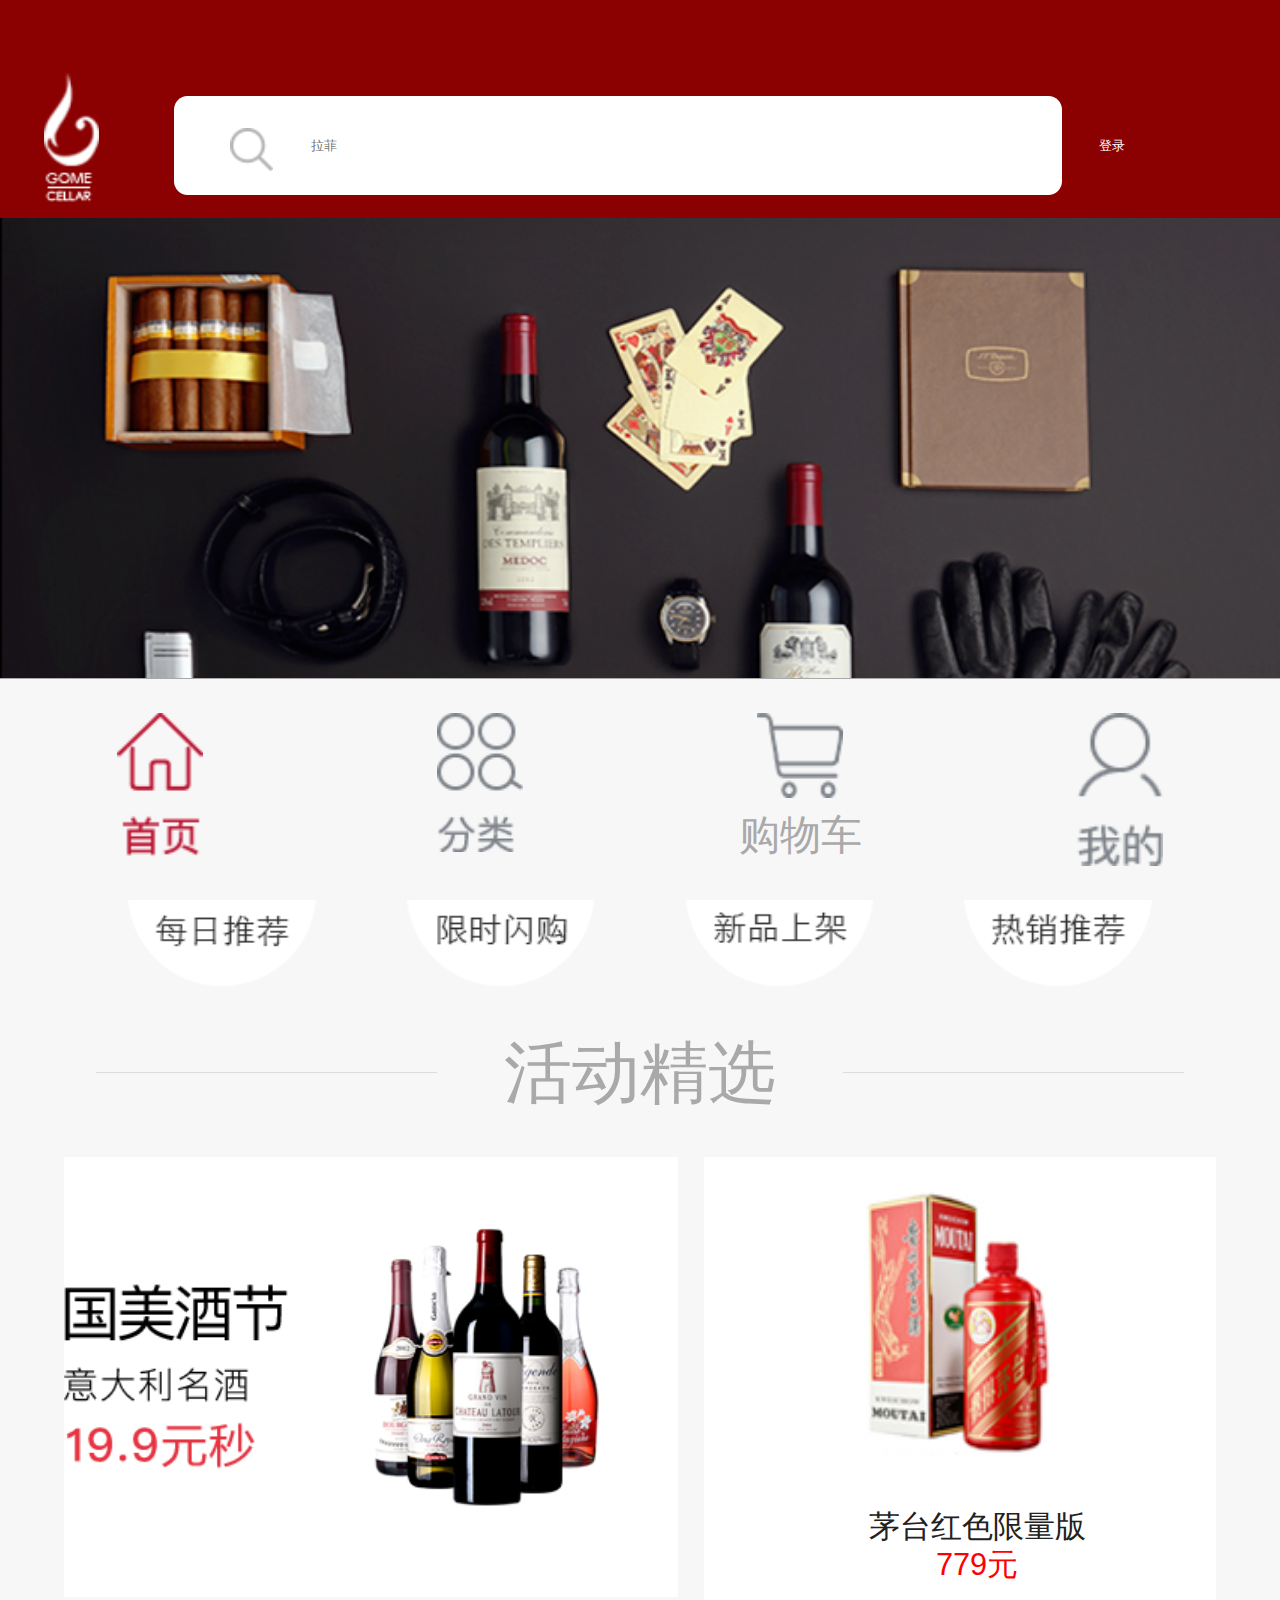
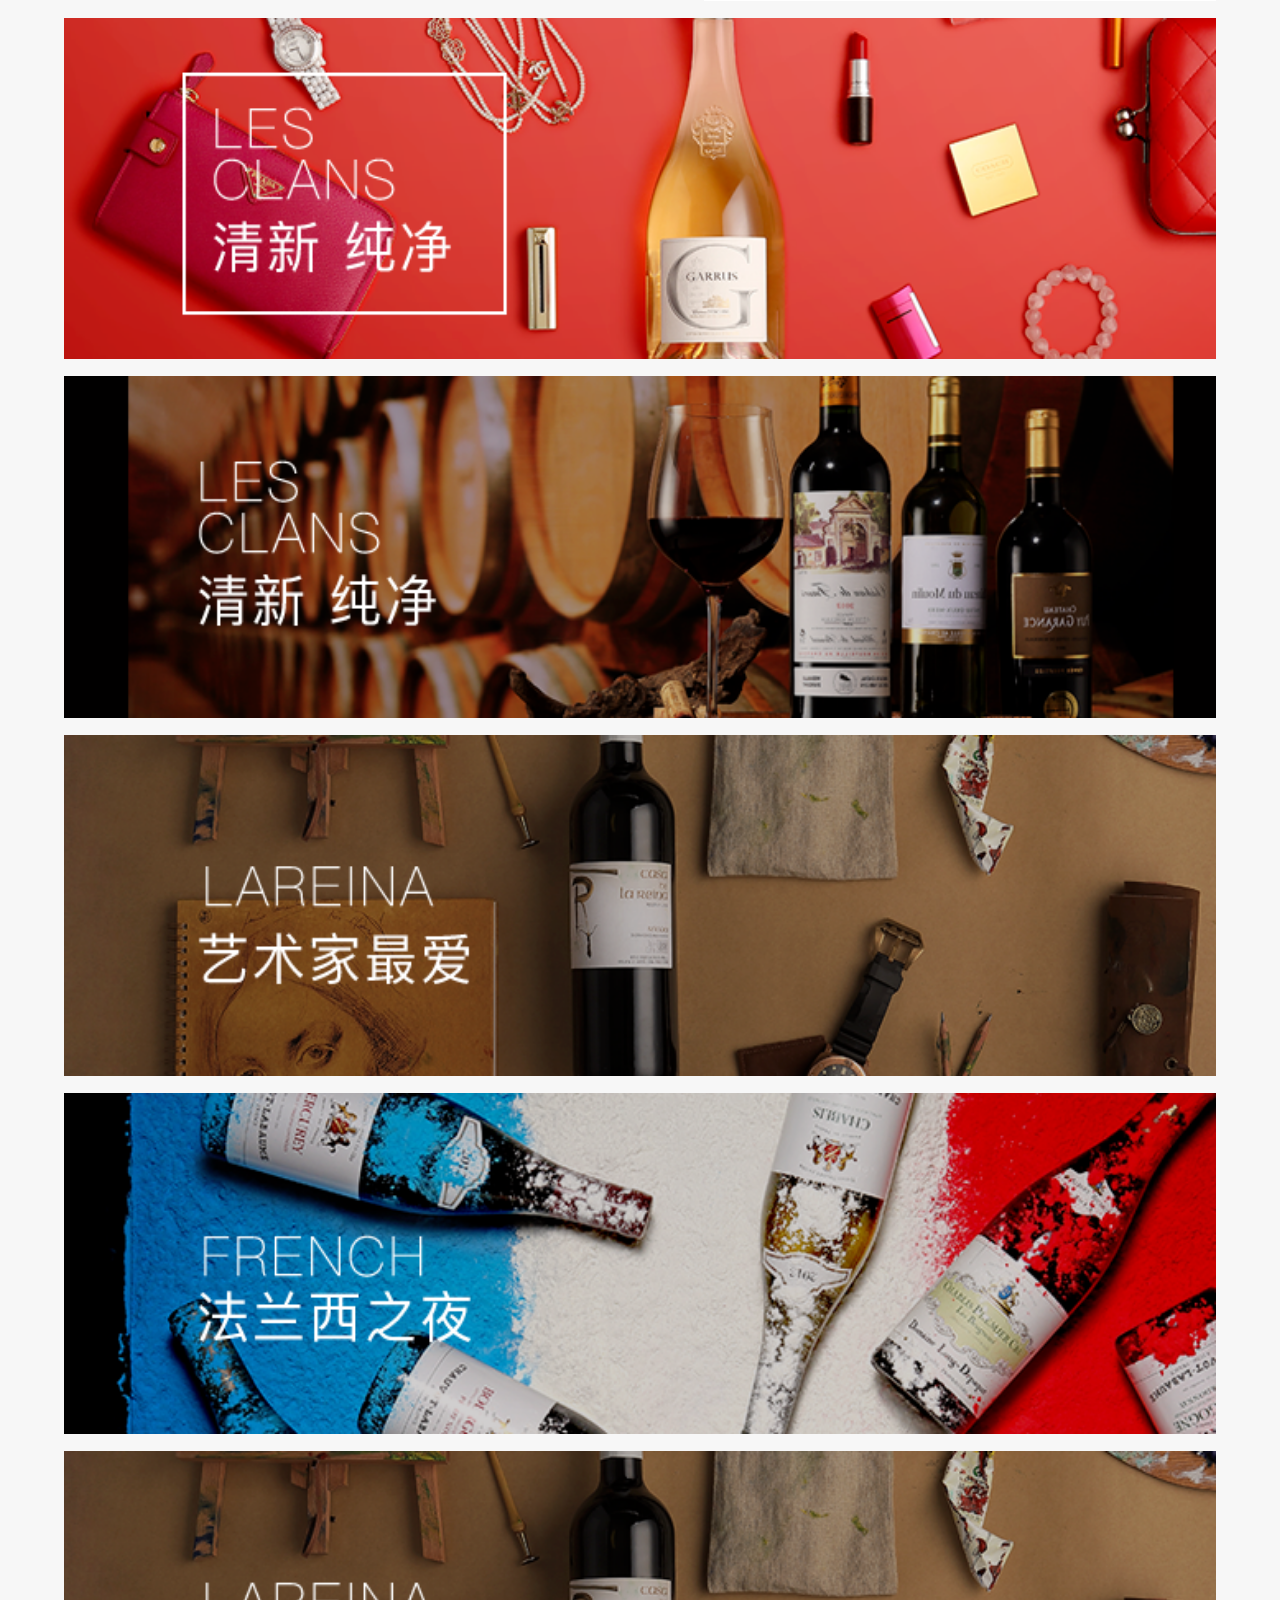
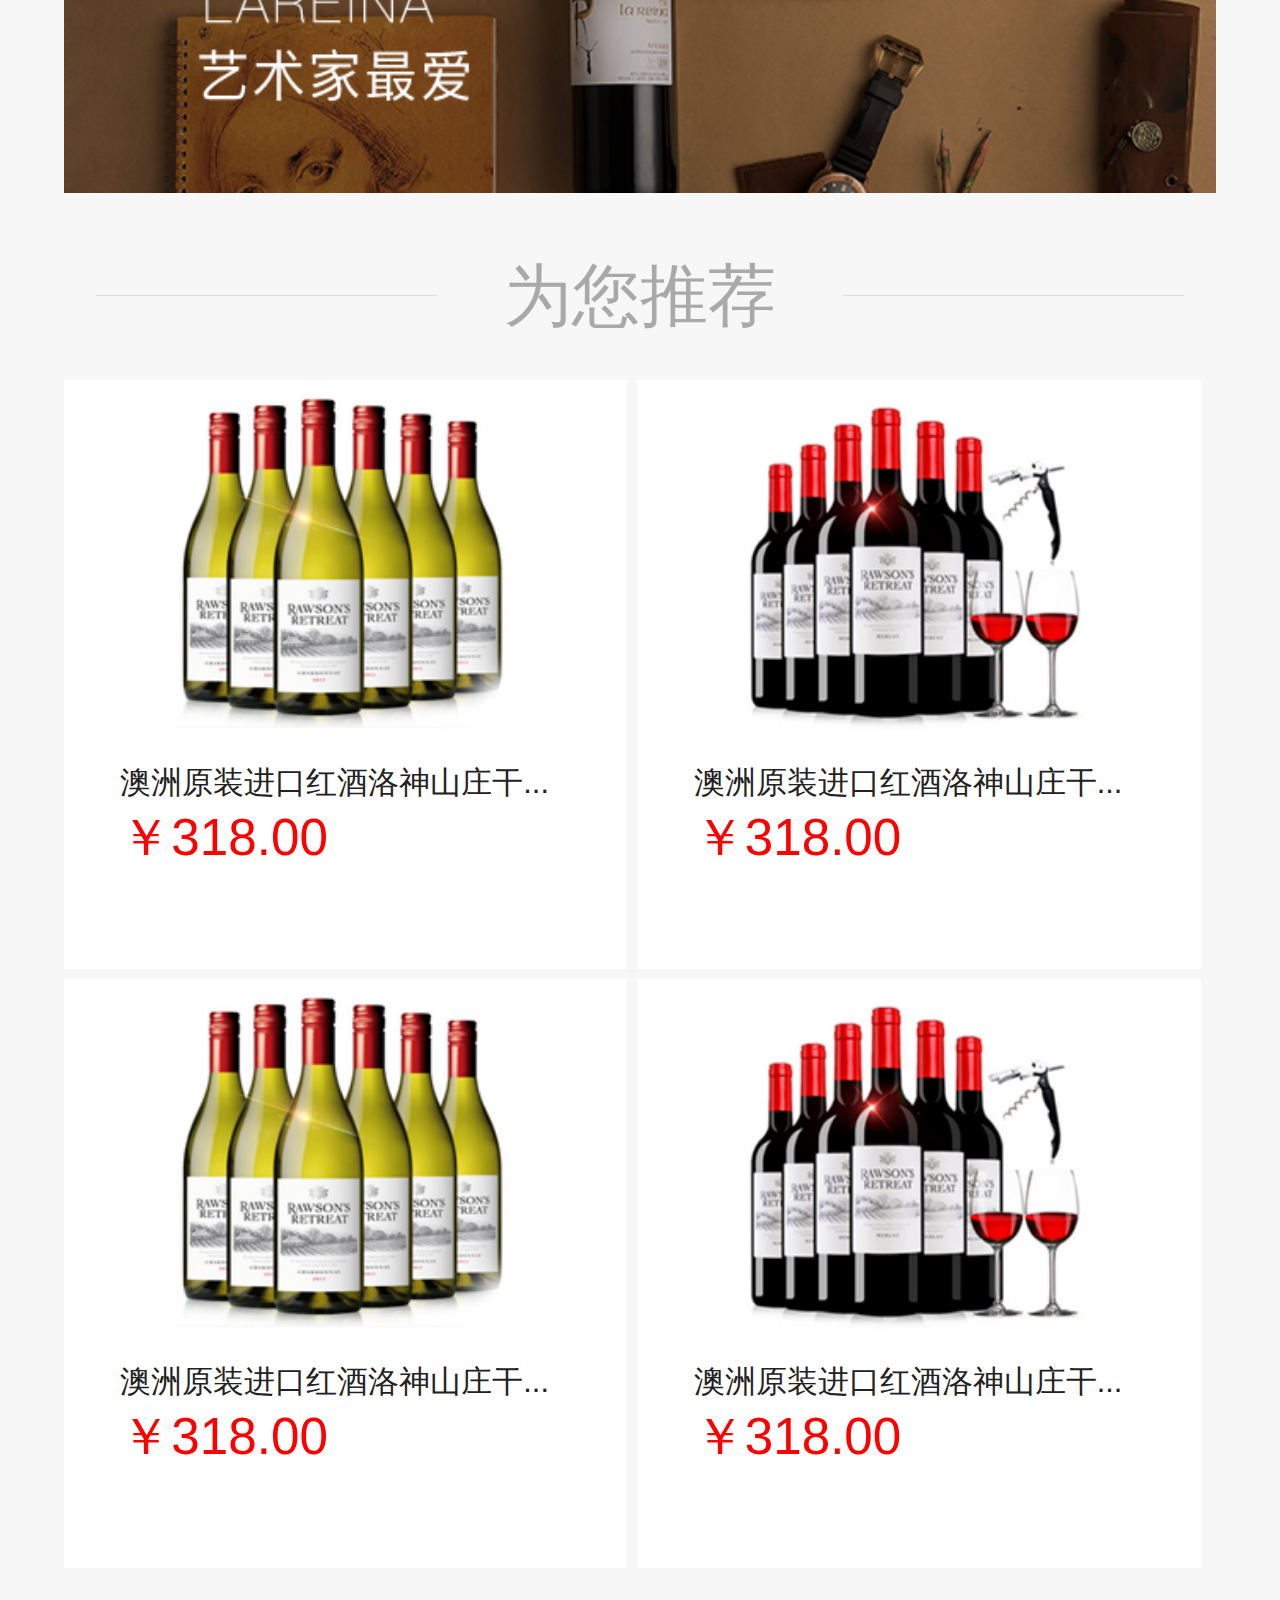
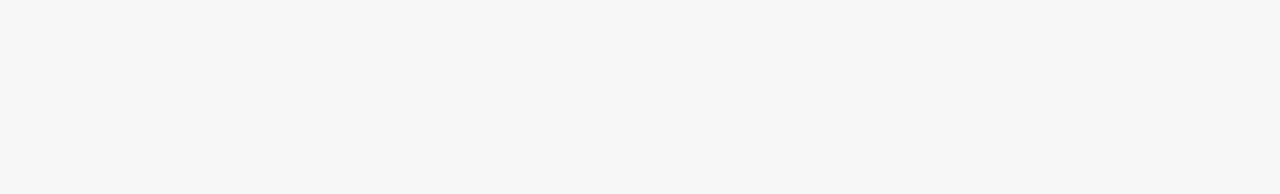
<file: index.html>
<!DOCTYPE html>
<html>
	<head>
		<meta charset="utf-8">
		<meta name="viewport" content="width=device-width,initial-scale=1,minimum-scale=1,maximum-scale=1,user-scalable=no" />
		<title>首页</title>
		<link rel="stylesheet" type="text/css" href="css/font-awesome.min.css"/>
		<link rel="stylesheet" type="text/css" href="css/normalize.min.css"/>
		<link rel="stylesheet" type="text/css" href="css/index.css"/>
		<link rel="stylesheet" type="text/css" href="css/footer.css"/>
		<script src="js/jquery.min.js" type="text/javascript" charset="utf-8"></script>
		<script src="js/rem.js" type="text/javascript" charset="utf-8"></script>
	</head>
	<body>
		<header id="title">
			<img class="titleImg" src="img/ CELLAR.png"/>
			<input class="search_case" type="text"  placeholder="拉菲" />
			<img class="search_button" src="img/find.png"/>
			<a href="individual_center.html">登录</a>
		</header>
		<section>
			<div class="lunbo">
				<img class="img1" src="img/lafei.png"/>
			</div>
			<div class="movable">
				<img src="img/DAY.png"/>
				<img src="img/limit_buy.png"/>
				<img src="img/NEW.png"/>
				<img src="img/TOP.png"/>
			</div>
			<div class="sift">
				<span></span>
				<p>活动精选</p>
				<span></span>
			</div>
			<div class="commend">
				<a href="###">
					<img class="commend1" src="img/guomeijiujie.png"/>
				</a>
				<div class="maotai">
					<a href="###">
						<img class="commend2" src="img/maotai.png"/>
					</a>
					<div class="jiage">
						<p class="p1">茅台红色限量版</p>
						<p class="p2">779元</p>
					</div>
				</div>
			</div>
			<div class="groom">
				<a href="goods_details_assess.html"><img class="groom1" src="img/drink1.png"/></a>
				<a href="goods_details_assess.html"><img class="groom2" src="img/drink2.png"/></a>
				<a href="goods_details_assess.html"><img class="groom3" src="img/drink3.png"/></a>
				<a href="goods_details_assess.html"><img class="groom4" src="img/drink4.png"/></a>
				<a href="goods_details_assess.html"><img class="groom5" src="img/drink3.png"/></a>
			</div>
			<div class="recommend">
				<span></span>
				<p>为您推荐</p>
				<span></span>
			</div>
			<div class="recommend_test">
				<div class="test1">
					<img src="img/redwine1.png"/>
					<div class="introduce">
						<p class="introduce1">澳洲原装进口红酒洛神山庄干...</p>
						<p class="introduce2">￥318.00</p>
					</div>

				</div>
				<div class="test2">
					<img src="img/redwine2.png"/>
					<div class="introduce">
						<p class="introduce1">澳洲原装进口红酒洛神山庄干...</p>
						<p class="introduce2">￥318.00</p>
					</div>
				</div>
				<div class="test1">
					<img src="img/redwine1.png"/>
					<div class="introduce">
						<p class="introduce1">澳洲原装进口红酒洛神山庄干...</p>
						<p class="introduce2">￥318.00</p>
					</div>
				</div>
				<div class="test2">
					<img src="img/redwine2.png"/>
					<div class="introduce">
						<p class="introduce1">澳洲原装进口红酒洛神山庄干...</p>
						<p class="introduce2">￥318.00</p>
					</div>
				</div>
			</div>
		</section>
		<footer>
			<a href="index.html" class="first_page flex">
				<!--<img class="first_page" src="img/first_page.png"/>-->
				<img class="first_page1" src="img/first_page1.png"/>
			</a>
			<a href="sort.html" class="sort flex">
				<img src="img/label.png"/>
				<!--<img class="label1" src="img/label1.png"/>-->
			</a>
			<a href="shoppongCart.html" class="shop_car">
				<img class="car" src="img/shopping_car.png"/>
				<p>购物车</p>
			</a>
			<a href="personalCenter.html" class="my flex">
				<img src="img/my.png"/>
				<!--<img class="my1" src="img/my1.png"/>-->
			</a>
		</footer>
	</body>
</html>
</file>
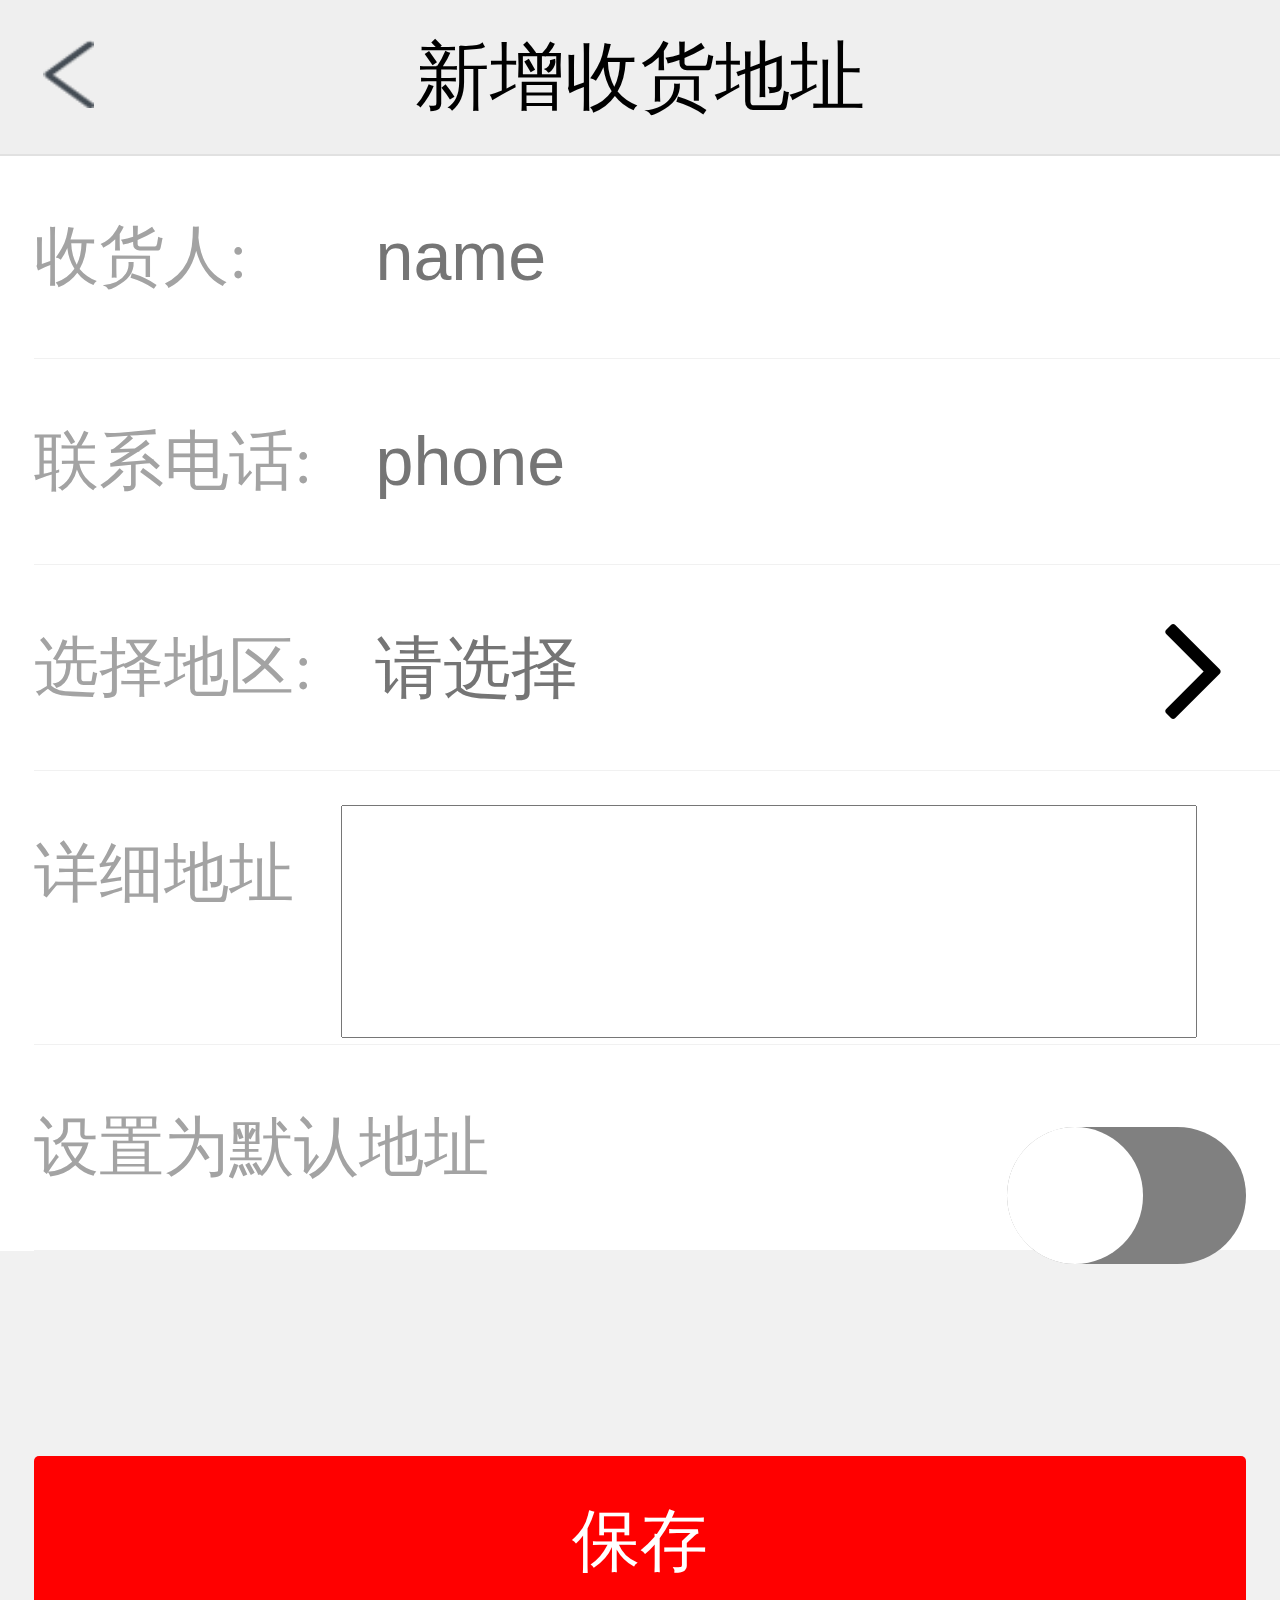
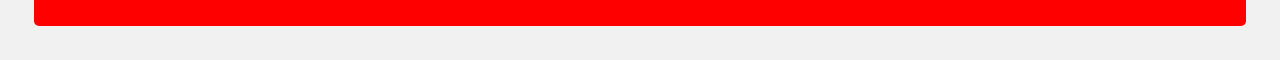
<file: addNewAddress.html>
<!DOCTYPE html>
<html style="font-size:50px">
  <head>
    <meta charset="utf-8">
    <meta name="viewport" content="width=device-width,initial-scale=1,user-scalable=no,minimal-ui">

    <link rel="stylesheet" href="./css/font-awesome.min.css">
    <link rel="stylesheet" href="./css/editorAddress.css">
    <title>新增收货地址页面</title>
    <script src="js/rem.js" charset="utf-8"></script>

  </head>
  <body>
    <header>
			<div class="container">
				<a href="javascript:;" class="goback" id="goback"><img src="./img/left_jiantou.png" alt=""></a>
				<div class="main">
					新增收货地址
				</div>

			</div>

		</header>

    <section>
      <form class="" action="" method="post">
        <p class="user">
          <span class="mode">收货人:</span>
          <input type="text" id='receiver' name="" value="" placeholder="name">
        </p>
        <p class="phone">
          <span class="mode">联系电话:</span>
          <input type="text" name="" value="" id="to_phone" placeholder="phone">
        </p>
        <p class="area">
          <span class="mode">选择地区:</span>
          <input class="areaOne" placeholder="请选择" id='areaAddress'>
          <i class="icon-angle-right right"></i>
        </p>

        <p class="detailed">
          <span class="mode">详细地址</span>
          <textarea name="name" rows="3" cols="6" id="areaTwo"></textarea>
        </p>

        <div class="default clearfix">
          <span class="defaultAddress">设置为默认地址</span>
          <div class="box">
             <input type="checkbox" class="a" id="c">
             <label for="c">
                 <div class="animate">
                     <div class="block"></div>
                 </div>
             </label>
         </div>
        </div>


      </form>


    </section>

    <aside>
      <div class="city">
        <div class="container">
  				<a href="javascript:;" id='goback' class="goback"><img src="./img/left_jiantou.png" alt=""></a>

          <i class="icon-remove logout" id="close"></i>
  				<div class="main">
  					选择地区
  				</div>


  			</div>


        <!-- 暂无 港澳台 如需要可在city.json文件中添加-->
        <select id="province" name="province" onchange="doProvAndCityRelation();">
    　　　　　　　　<option id="choosePro"value="-1">所在省份</option>
    　　　　　　</select>
        <select id="citys" name="city" onchange="doCityAndCountyRelation();">
   　　　　　　　　<option id='chooseCity' value='-1'>所在城市</option>
   　　　　　　</select>

        <select id="county" name="county">
   　　　　　　　　<option id='chooseCounty' value='-1'>所在区/县</option>
  　　　 </select>
      </div>
    </aside>

    <footer>
        <button id="addNew">保存</button>
    </footer>


    <script src="js/jquery.min.js" charset="utf-8"></script>
    <script src="js/citySelect.js" charset="utf-8"></script>
    <script src="js/editorAddress.js" charset="utf-8"></script>
    <script src="js/addNewAddressAjax.js" charset="utf-8"></script>

  </body>
</html>
</file>
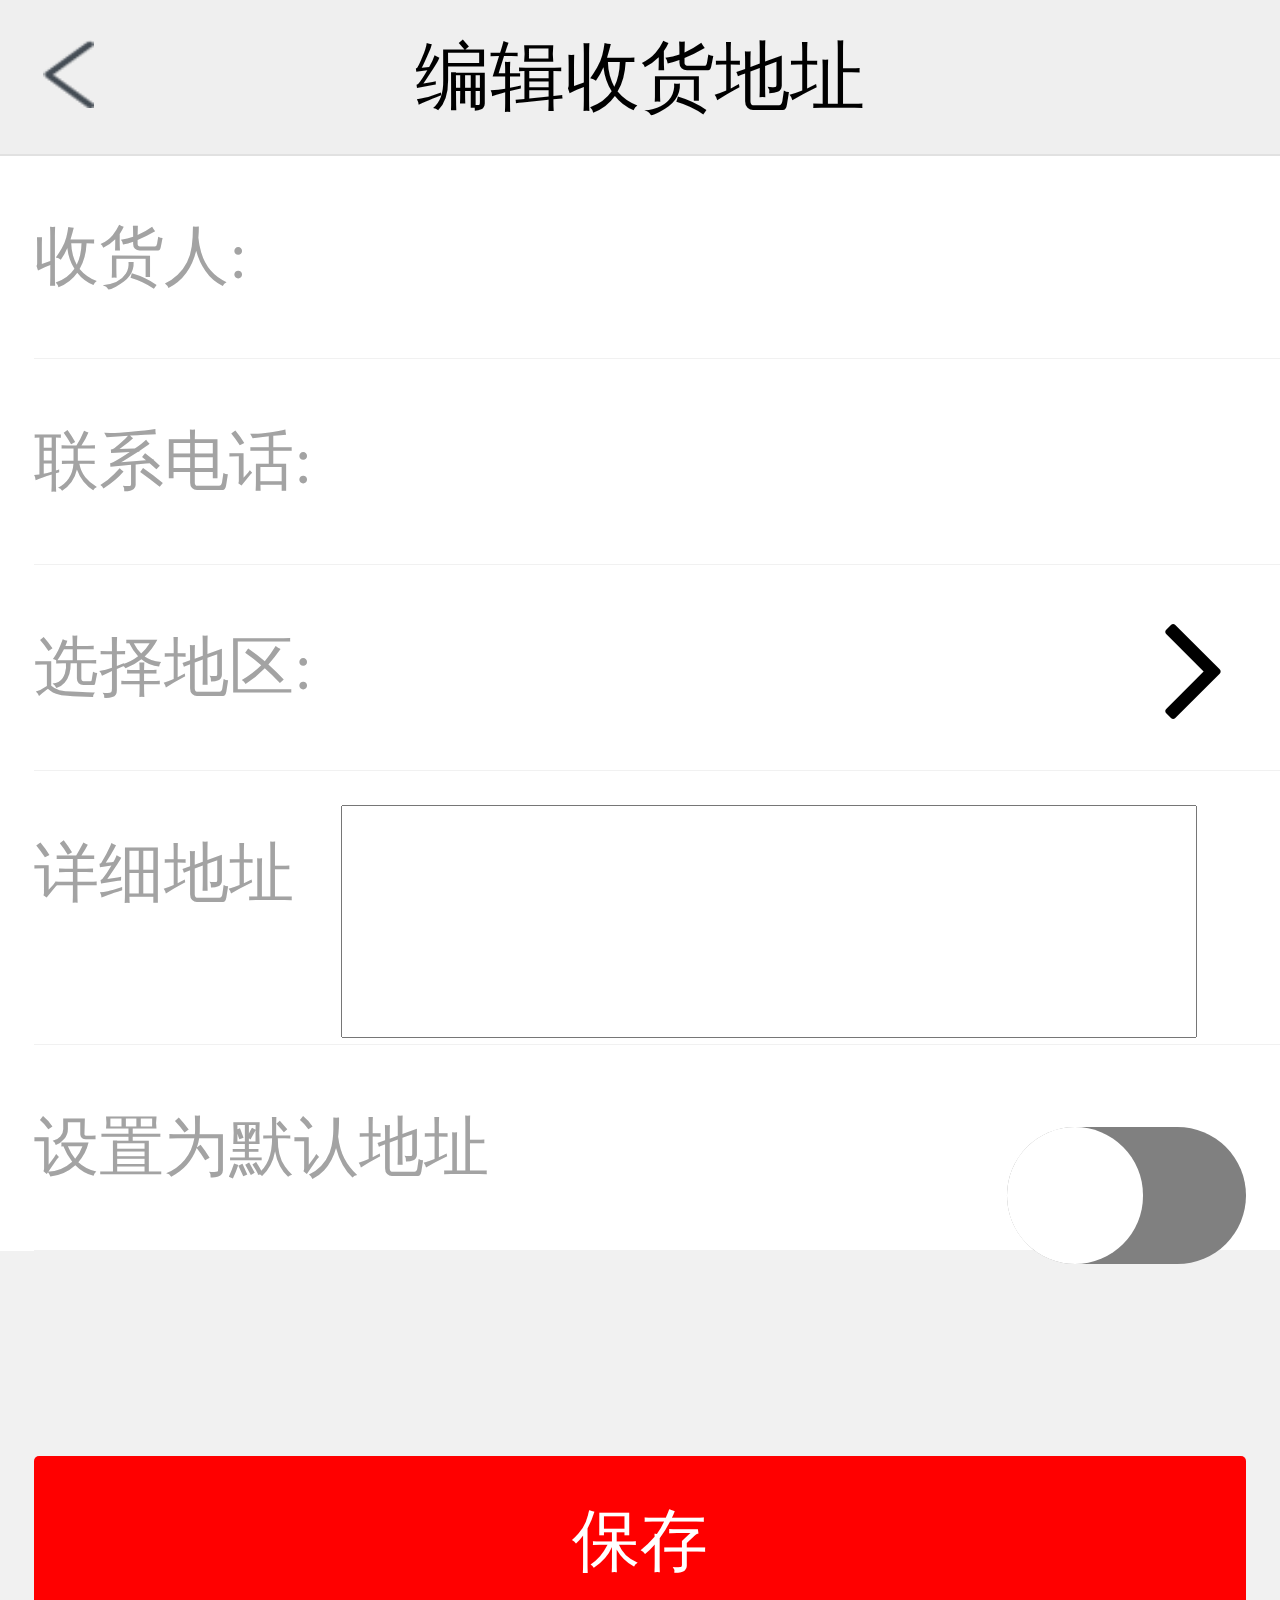
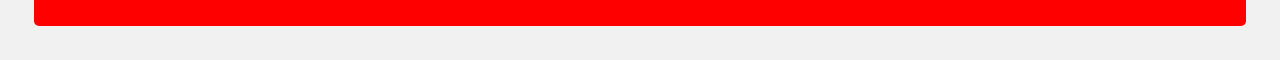
<file: editorAddress.html>
<!DOCTYPE html>
<html>
  <head>
    <meta charset="utf-8">
    <meta name="viewport" content="width=device-width,initial-scale=1,user-scalable=no,minimal-ui">
    <link rel="stylesheet" href="./css/font-awesome.min.css">
    <link rel="stylesheet" href="./css/editorAddress.css">
    <title>编辑收货地址页面</title>
    <script src="js/rem.js" charset="utf-8"></script>
  </head>
  <body>

    <header>
			<div class="container">
				<a href="javascript:;" class="goback" id="goback"><img src="./img/left_jiantou.png" alt=""></a>
				<div class="main">
					编辑收货地址
				</div>

			</div>

		</header>

    <section>
      <form class="" action="" method="post">
        <p class="user">
          <span class="mode">收货人:</span>
          <input type="text" name="" value="" id='receiver'>
        </p>
        <p class="phone">
          <span class="mode">联系电话:</span>
          <input type="text" name="" value="" id="to_phone">
        </p>
        <p class="area">
          <span class="mode">选择地区:</span>
          <input class="areaOne" id='areaAddress'>
          <i class="icon-angle-right right"></i>
        </p>

        <p class="detailed">
          <span class="mode">详细地址</span>
          <textarea name="name" rows="3" cols="6" id="areaTwo"></textarea>
        </p>

        <div class="default clearfix">
          <span class="defaultAddress">设置为默认地址</span>
          <div class="box">
             <input type="checkbox" class="a" id="c">
             <label for="c">
                 <div class="animate">
                     <div class="block"></div>
                 </div>
             </label>
         </div>
        </div>


      </form>


    </section>

    <aside>
      <div class="city">
        <div class="container">
  				<a href="javascript:;" id='goback' class="goback"><img src="./img/left_jiantou.png" alt=""></a>

          <i class="icon-remove logout" id="close"></i>
  				<div class="main">
  					选择地区
  				</div>


  			</div>


        <!-- 暂无 港澳台 如需要可在city.json文件中添加-->
        <select id="province" name="province" onchange="doProvAndCityRelation();">
    　　　　　　　　<option id="choosePro"value="-1">所在省份</option>
    　　　　　　</select>
        <select id="citys" name="city" onchange="doCityAndCountyRelation();">
   　　　　　　　　<option id='chooseCity' value='-1'>所在城市</option>
   　　　　　　</select>

        <select id="county" name="county">
   　　　　　　　　<option id='chooseCounty' value='-1'>所在区/县</option>
  　　　 </select>
      </div>
    </aside>

    <footer>
        <button id="addNew">保存</button>
    </footer>
      <script src="js/jquery.min.js" charset="utf-8"></script>


    <script src="js/citySelect.js" charset="utf-8"></script>
    <script src="js/editorAddress.js" charset="utf-8"></script>
    <script src="js/editorAddressTwo.js" charset="utf-8"></script>
  </body>
</html>
</file>
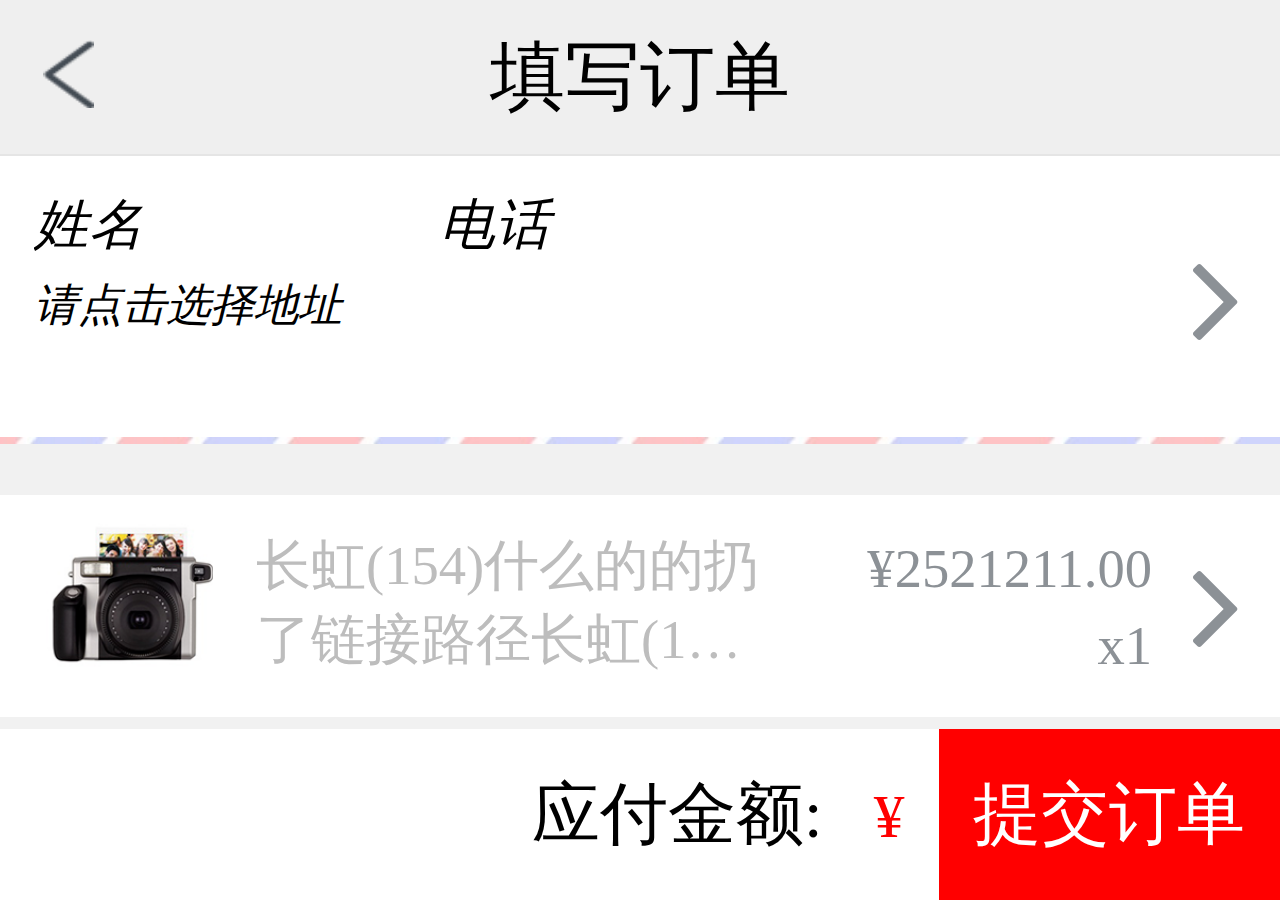
<file: fillOrder.html>
<!DOCTYPE html>
<html>
  <head>
    <meta charset="utf-8">
    <meta name="viewport" content="width=device-width,initial-scale=1,user-scalable=no,minimal-ui">
    <title>填写订单界面</title>
    <script src="js/rem.js" charset="utf-8"></script>
    <link rel="stylesheet" href="./css/fillOrder.css">
    <link rel="stylesheet" href="./css/font-awesome.min.css">
    <link rel="stylesheet" href="./css/selectSend.css">
    <link rel="stylesheet" href="./css/myAddress.css">
    <link rel="stylesheet" href="./css/invoiceAside.css">

  </head>
  <body>
    <header>
			<div class="container">
				<a href="javascript:;" class="goback" id="goback"><img src="./img/left_jiantou.png" alt=""></a>
				<div class="main">
					填写订单
				</div>

			</div>

		</header>

    <section>
      <address class="address" id="address">
        <div class="addressInfo left">
          <p class="people">
            <span class="acceptPeop">魏松</span>
            <span class="acceptNum">18336345030</span>
          </p>
          <p class="sendTarget">
            <span class="moren">默认</span>
            <span class="newAdd">北京北京市朝阳区(五环里) 潘家园蓝鸥科技H12版 某某的东西</span>

          </p>
        </div>
        <i class="icon-angle-right right"></i>
        <img src="./img/1.jpg" alt="">
      </address>

      <div class="shopItem" id="shopItem">
        <div class="shopImg left">
          <img src="./img/hongjiu.png" alt="">
        </div>

        <a class="shopInfo left">
            <p>长虹(154)什么的的扔了链接路径长虹(154)什么的的扔了链接路径长虹(154)什么的的扔了链接路径长虹(154)什么的的扔了链接路径</p>
        </a>
        <i class="icon-angle-right right" id="rightList"></i>
        <div class="priceAndNum right">
          <p>
            <span>¥</span><span>2521211.00</span><br>
            <span>x1</span>
          </p>

        </div>
      </div>


      <div class="which">
        <a class="payWhich">
          <span class="title">支付方式</span>
          <i class="icon-angle-right right"></i>
          <span class="right">在线支付</span>
        </a>
        <a class="sendWhich twoLine" id='sendOne'>
          <span class="title">配送方式</span>
          <i class="icon-angle-right right"></i>
          <div class="right mode">
            <p id="sendTime">工作日送货</p>
            <p id="sendMethod">普通快递</p>
          </div>

        </a>

        <a class="sendWhich twoLine" id="sendTwo">
          <span class="title">发票信息</span>
          <i class="icon-angle-right right"></i>
          <div class="right mode">
            <p class="invoiceOne">无(点击选择)</p>
            <p class="invoiceTwo">无</p>
          </div>

        </a>
      </div>

      <div class="remarks">
        <p>备注</p><input type="text" name="" value="" placeholder="请填写备注信息">
      </div>


      <div class="shopAcounts">
        <p>
          <span class="one left">商品总计</span>
          <span class="oneMoney right">¥ <span id="shopSum">599.00</span></span>
        </p>
        <p>
          <span class="one left">运费</span>
          <span class="oneMoney right">¥ <span>9.00</span></span>
        </p>
      </div>


    </section>

    <aside>
      <div class="shoppingList">

        <p class="asideTitle">
          商品清单
          <i class="icon-remove-sign" id='closeList'></i>
        </p>

        <div class="shopping">
          <div class="list">
            <p class="shopName">
              <span class="name">自营店</span>
            </p>
            <ul class="list-item">
            <!--   <li class="clearfix">
              <div class="shopImg left">
                <img src="./img/hongjiu.png" alt="">
              </div>
              <div class="shopDetails left">
                <div class="shopDescript">
                  <p>
                    圣职红酒发过银奖干红圣职红酒发过银奖干红圣职红酒发过银奖干红<br>
                    <span>黑色:约2020万</span>

                  </p>
                </div>

                <div class="priceNum">
                  <span class="count">x <span>1</span></span>
                  <p class="price">
                    <span>¥</span>
                    <span>299.00</span>
                  </p>
                </div>
              </div>
            </li>

            <li class="clearfix">
              <div class="shopImg left">
                <img src="./img/hongjiu.png" alt="">
              </div>
              <div class="shopDetails left">
                <div class="shopDescript">
                  <p>
                    圣职红酒发过银奖干红圣职红酒发过银奖干红圣职红酒发过银奖干红<br>
                    <span>黑色:约2020万</span>

                  </p>
                </div>

                <div class="priceNum">
                  <span class="count">x <span>1</span></span>
                  <p class="price">
                    <span>¥</span>
                    <span>299.00</span>
                  </p>
                </div>
              </div>
            </li>

            <li class="clearfix">
              <div class="shopImg left">
                <img src="./img/hongjiu.png" alt="">
              </div>
              <div class="shopDetails left">
                <div class="shopDescript">
                  <p>
                    圣职红酒发过银奖干红圣职红酒发过银奖干红圣职红酒发过银奖干红<br>
                    <span>黑色:约2020万</span>

                  </p>
                </div>

                <div class="priceNum">
                  <span class="count">x <span>1</span></span>
                  <p class="price">
                    <span>¥</span>
                    <span>299.00</span>
                  </p>
                </div>
              </div>
            </li> -->

            </ul>
          </div>

          <div class="list">
            <p class="shopName">
              <span class="name">自营店</span>
            </p>
            <ul class="list-item">
              <li class="clearfix">
                <div class="shopImg left">
                  <img src="./img/hongjiu.png" alt="">
                </div>
                <div class="shopDetails left">
                  <div class="shopDescript">
                    <p>
                      圣职红酒发过银奖干红圣职红酒发过银奖干红圣职红酒发过银奖干红<br>
                      <span>黑色:约2020万</span>

                    </p>
                  </div>

                  <div class="priceNum">
                    <span class="count">x <span>1</span></span>
                    <p class="price">
                      <span>¥</span>
                      <span>299.00</span>
                    </p>
                  </div>
                </div>
              </li>

              <li class="clearfix">
                <div class="shopImg left">
                  <img src="./img/hongjiu.png" alt="">
                </div>
                <div class="shopDetails left">
                  <div class="shopDescript">
                    <p>
                      圣职红酒发过银奖干红圣职红酒发过银奖干红圣职红酒发过银奖干红<br>
                      <span>黑色:约2020万</span>

                    </p>
                  </div>

                  <div class="priceNum">
                    <span class="count">x <span>1</span></span>
                    <p class="price">
                      <span>¥</span>
                      <span>299.00</span>
                    </p>
                  </div>
                </div>
              </li>

              <li class="clearfix">
                <div class="shopImg left">
                  <img src="./img/hongjiu.png" alt="">
                </div>
                <div class="shopDetails left">
                  <div class="shopDescript">
                    <p>
                      圣职红酒发过银奖干红圣职红酒发过银奖干红圣职红酒发过银奖干红<br>
                      <span>黑色:约2020万</span>

                    </p>
                  </div>

                  <div class="priceNum">
                    <span class="count">x <span>1</span></span>
                    <p class="price">
                      <span>¥</span>
                      <span>299.00</span>
                    </p>
                  </div>
                </div>
              </li>
              <li class="clearfix">
                <div class="shopImg left">
                  <img src="./img/hongjiu.png" alt="">
                </div>
                <div class="shopDetails left">
                  <div class="shopDescript">
                    <p>
                      圣职红酒发过银奖干红圣职红酒发过银奖干红圣职红酒发过银奖干红<br>
                      <span>黑色:约2020万</span>

                    </p>
                  </div>

                  <div class="priceNum">
                    <span class="count">x <span>1</span></span>
                    <p class="price">
                      <span>¥</span>
                      <span>299.00</span>
                    </p>
                  </div>
                </div>
              </li>
              <li class="clearfix">
                <div class="shopImg left">
                  <img src="./img/hongjiu.png" alt="">
                </div>
                <div class="shopDetails left">
                  <div class="shopDescript">
                    <p>
                      圣职红酒发过银奖干红圣职红酒发过银奖干红圣职红酒发过银奖干红<br>
                      <span>黑色:约2020万</span>

                    </p>
                  </div>

                  <div class="priceNum">
                    <span class="count">x <span>1</span></span>
                    <p class="price">
                      <span>¥</span>
                      <span>299.00</span>
                    </p>
                  </div>
                </div>
              </li>
              <li class="clearfix">
                <div class="shopImg left">
                  <img src="./img/hongjiu.png" alt="">
                </div>
                <div class="shopDetails left">
                  <div class="shopDescript">
                    <p>
                      圣职红酒发过银奖干红圣职红酒发过银奖干红圣职红酒发过银奖干红<br>
                      <span>黑色:约2020万</span>

                    </p>
                  </div>

                  <div class="priceNum">
                    <span class="count">x <span>1</span></span>
                    <p class="price">
                      <span>¥</span>
                      <span>299.00</span>
                    </p>
                  </div>
                </div>
              </li>
              <li class="clearfix">
                <div class="shopImg left">
                  <img src="./img/hongjiu.png" alt="">
                </div>
                <div class="shopDetails left">
                  <div class="shopDescript">
                    <p>
                      圣职红酒发过银奖干红圣职红酒发过银奖干红圣职红酒发过银奖干红<br>
                      <span>黑色:约2020万</span>

                    </p>
                  </div>

                  <div class="priceNum">
                    <span class="count">x <span>1</span></span>
                    <p class="price">
                      <span>¥</span>
                      <span>299.00</span>
                    </p>
                  </div>
                </div>
              </li>
              

            </ul>
          </div>
        </div>


      </div>

    </aside>


    <div class="sendMessage">
      <div class="header">
        <div class="container">
          <a href="javascript:;" class="goback" id="back"><img src="./img/left_jiantou.png" alt=""></a>
          <div class="main">
            选择配送方式
          </div>

        </div>

      </div>
      <div class="section">
            <div class="sendTime">
              <p>配送时间</p>
              <div class="whichTime">
                <span class="active">工作日送货</span>
                <span>节假日送货</span>
                <span>时间不限</span>
              </div>
            </div>
            <div class="sendMethod">
              <p class="title">配送方式</p>
              <p class="details">由[国美在线]配送三件商品</p>
              <div class="img">
                <img src="./img/peisong.jpg" alt="">

              </div>
              <div class="whichMethod">
                <span class="active">快递</span>
                <span>平邮</span>
                <span>邮政</span>
              </div>

            </div>



      </div>

      <div class="footer">
        <button id="sure">确定</button>
      </div>
    </div>

    <div class="invoice">
      <div class="header">
        <div class="container">
          <a href="javascript:;" class="goback" id="invoiceback"><img src="./img/left_jiantou.png" alt=""></a>
          <div class="main">
            发票信息
          </div>

        </div>

      </div>
      <div class="section">
            <div class="sendTime" id="isNeed">
              <p>发票信息</p>
              <div class="whichTime">
                <span id='need' class="active">需要发票</span>
                <span id="notNeed">暂不需要发票</span>

              </div>
            </div>
            <div class="sendTime selectOne">
              <p>发票类型</p>
              <div class="whichTime option">
                <span class="active">普通纸质发票</span>
                <span> 网络电子发票</span>
              </div>
            </div>

            <!-- <div class="invoiceHead">
              <p>发票抬头</p>
              <div class="whichHead">
                <p>
                  <span class="checkbox"><span class="circle"></span></span>
                  <span class="option">个人</span>
                </p>
                <p>
                  <span class="checkbox">
                    <span class="circle"></span>
                  </span>
                  <span class="option">单位</span>
                  <input type="text" name="" value="">
                </p>

              </div>
            </div> -->
            <div class="sendMethod selectTwo">
              <p class="title">发票内容</p>
              <p class="details">选择项目:</p>

              <div class="whichMethod option">
                <span class="active">明细</span>
                <span>酒</span>
                <span>其他</span>
              </div>
              <p class="details">由店铺决定,发票由店铺开具并寄出.</p>

            </div>



      </div>

      <div class="footer">
        <button id="invoicesure">确定</button>
      </div>




    </div>


    <!-- <div class="selectAddress">
      <div class="sa_header">
        <i class="icon-angle-left" id="sa_back"></i>
        <p>收货地址</p>
      </div>

      <div class="sa_section">
        <ul class="addressAll">
          <li>
            <div class="top">

              <address class="address">
                <div class="checkImg">
                  <img src="./img/uncheck.png" alt="">
                </div>

                <div class="addressInfo">
                  <p class="people">
                    <span class="acceptPeop">魏松</span>
                    <span class="acceptNum">18336345030</span>
                  </p>
                  <p class="sendTarget">
                    <span class="moren active">默认</span>
                    北京北京市朝阳区(五环里) 潘家园蓝鸥科技H12版 某某的东西
                  </p>
                </div>
              </address>
            </div>

            <div class="bottom">
              <span>
                <i class="icon-edit"></i>
                编辑
              </span>
            </div>
          </li>
          <li>
            <div class="top">

              <address class="address">
                <div class="checkImg">
                  <img src="./img/uncheck.png" alt="">
                </div>

                <div class="addressInfo">
                  <p class="people">
                    <span class="acceptPeop">魏松</span>
                    <span class="acceptNum">18336345030</span>
                  </p>
                  <p class="sendTarget">
                    <span class="moren">默认</span>
                    北京北京市朝阳区(五环里) 潘家园蓝鸥科技H12版 某某的东西
                  </p>
                </div>
              </address>
            </div>

            <div class="bottom">
              <span>
                <i class="icon-edit"></i>
                编辑
              </span>
            </div>
          </li>

          <li>
            <div class="top">

              <address class="address">
                <div class="checkImg">
                  <img src="./img/uncheck.png" alt="">
                </div>

                <div class="addressInfo">
                  <p class="people">
                    <span class="acceptPeop">魏松</span>
                    <span class="acceptNum">18336345030</span>
                  </p>
                  <p class="sendTarget">
                    <span class="moren">默认</span>
                    北京北京市朝阳区(五环里) 潘家园蓝鸥科技H12版 某某的东西
                  </p>
                </div>
              </address>
            </div>

            <div class="bottom">
              <span>
                <i class="icon-edit"></i>
                编辑
              </span>
            </div>
          </li>
          <li>
            <div class="top">

              <address class="address">
                <div class="checkImg">
                  <img src="./img/uncheck.png" alt="">
                </div>

                <div class="addressInfo">
                  <p class="people">
                    <span class="acceptPeop">魏松</span>
                    <span class="acceptNum">18336345030</span>
                  </p>
                  <p class="sendTarget">
                    <span class="moren">默认</span>
                    北京北京市朝阳区(五环里) 潘家园蓝鸥科技H12版 某某的东西
                  </p>
                </div>
              </address>
            </div>

            <div class="bottom">
              <span>
                <i class="icon-edit"></i>
                编辑
              </span>
            </div>
          </li>
          <li>
            <div class="top">

              <address class="address">
                <div class="checkImg">
                  <img src="./img/uncheck.png" alt="">
                </div>

                <div class="addressInfo">
                  <p class="people">
                    <span class="acceptPeop">魏松</span>
                    <span class="acceptNum">18336345030</span>
                  </p>
                  <p class="sendTarget">
                    <span class="moren">默认</span>
                    北京北京市朝阳区(五环里) 潘家园蓝鸥科技H12版 某某的东西
                  </p>
                </div>
              </address>
            </div>

            <div class="bottom">
              <span>
                <i class="icon-edit"></i>
                编辑
              </span>
            </div>
          </li>
          <li>
            <div class="top">

              <address class="address">
                <div class="checkImg">
                  <img src="./img/uncheck.png" alt="">
                </div>

                <div class="addressInfo">
                  <p class="people">
                    <span class="acceptPeop">魏松</span>
                    <span class="acceptNum">18336345030</span>
                  </p>
                  <p class="sendTarget">
                    <span class="moren">默认</span>
                    北京北京市朝阳区(五环里) 潘家园蓝鸥科技H12版 某某的东西
                  </p>
                </div>
              </address>
            </div>

            <div class="bottom">
              <span>
                <i class="icon-edit"></i>
                编辑
              </span>
            </div>
          </li>
          <li>
            <div class="top">

              <address class="address">
                <div class="checkImg">
                  <img src="./img/uncheck.png" alt="">
                </div>

                <div class="addressInfo">
                  <p class="people">
                    <span class="acceptPeop">魏松</span>
                    <span class="acceptNum">18336345030</span>
                  </p>
                  <p class="sendTarget">
                    <span class="moren">默认</span>
                    北京北京市朝阳区(五环里) 潘家园蓝鸥科技H12版 某某的东西
                  </p>
                </div>
              </address>
            </div>

            <div class="bottom">
              <span>
                <i class="icon-edit"></i>
                编辑
              </span>
            </div>
          </li>
          <li>
            <div class="top">

              <address class="address">
                <div class="checkImg">
                  <img src="./img/uncheck.png" alt="">
                </div>

                <div class="addressInfo">
                  <p class="people">
                    <span class="acceptPeop">魏松</span>
                    <span class="acceptNum">18336345030</span>
                  </p>
                  <p class="sendTarget">
                    <span class="moren">默认</span>
                    北京北京市朝阳区(五环里) 潘家园蓝鸥科技H12版 某某的东西
                  </p>
                </div>
              </address>
            </div>

            <div class="bottom">
              <span>
                <i class="icon-edit"></i>
                编辑
              </span>
            </div>
          </li>
          <li>
            <div class="top">

              <address class="address">
                <div class="checkImg">
                  <img src="./img/uncheck.png" alt="">
                </div>

                <div class="addressInfo">
                  <p class="people">
                    <span class="acceptPeop">魏松</span>
                    <span class="acceptNum">18336345030</span>
                  </p>
                  <p class="sendTarget">
                    <span class="moren">默认</span>
                    北京北京市朝阳区(五环里) 潘家园蓝鸥科技H12版 某某的东西
                  </p>
                </div>
              </address>
            </div>

            <div class="bottom">
              <span>
                <i class="icon-edit"></i>
                编辑
              </span>
            </div>
          </li>
          <li>
            <div class="top">

              <address class="address">
                <div class="checkImg">
                  <img src="./img/uncheck.png" alt="">
                </div>

                <div class="addressInfo">
                  <p class="people">
                    <span class="acceptPeop">魏松</span>
                    <span class="acceptNum">18336345030</span>
                  </p>
                  <p class="sendTarget">
                    <span class="moren">默认</span>
                    北京北京市朝阳区(五环里) 潘家园蓝鸥科技H12版 某某的东西
                  </p>
                </div>
              </address>
            </div>

            <div class="bottom">
              <span>
                <i class="icon-edit"></i>
                编辑
              </span>
            </div>
          </li>
        </ul>
      </div>

      <div class="sa_footer">
        <button>新增收货地址</button>
      </div>
    </div> -->

    <footer>
      <p>
        <span class="yingfu">应付金额:</span>
        <span class="pay">¥<span class="payMoney">200.00</span></span>
        <a class="submit">提交订单</a>
      </p>
    </footer>


    <script src="js/jquery.min.js" charset="utf-8"></script>

    <script src="js/fillOrder.js" charset="utf-8"></script>


  </body>
</html>
</file>
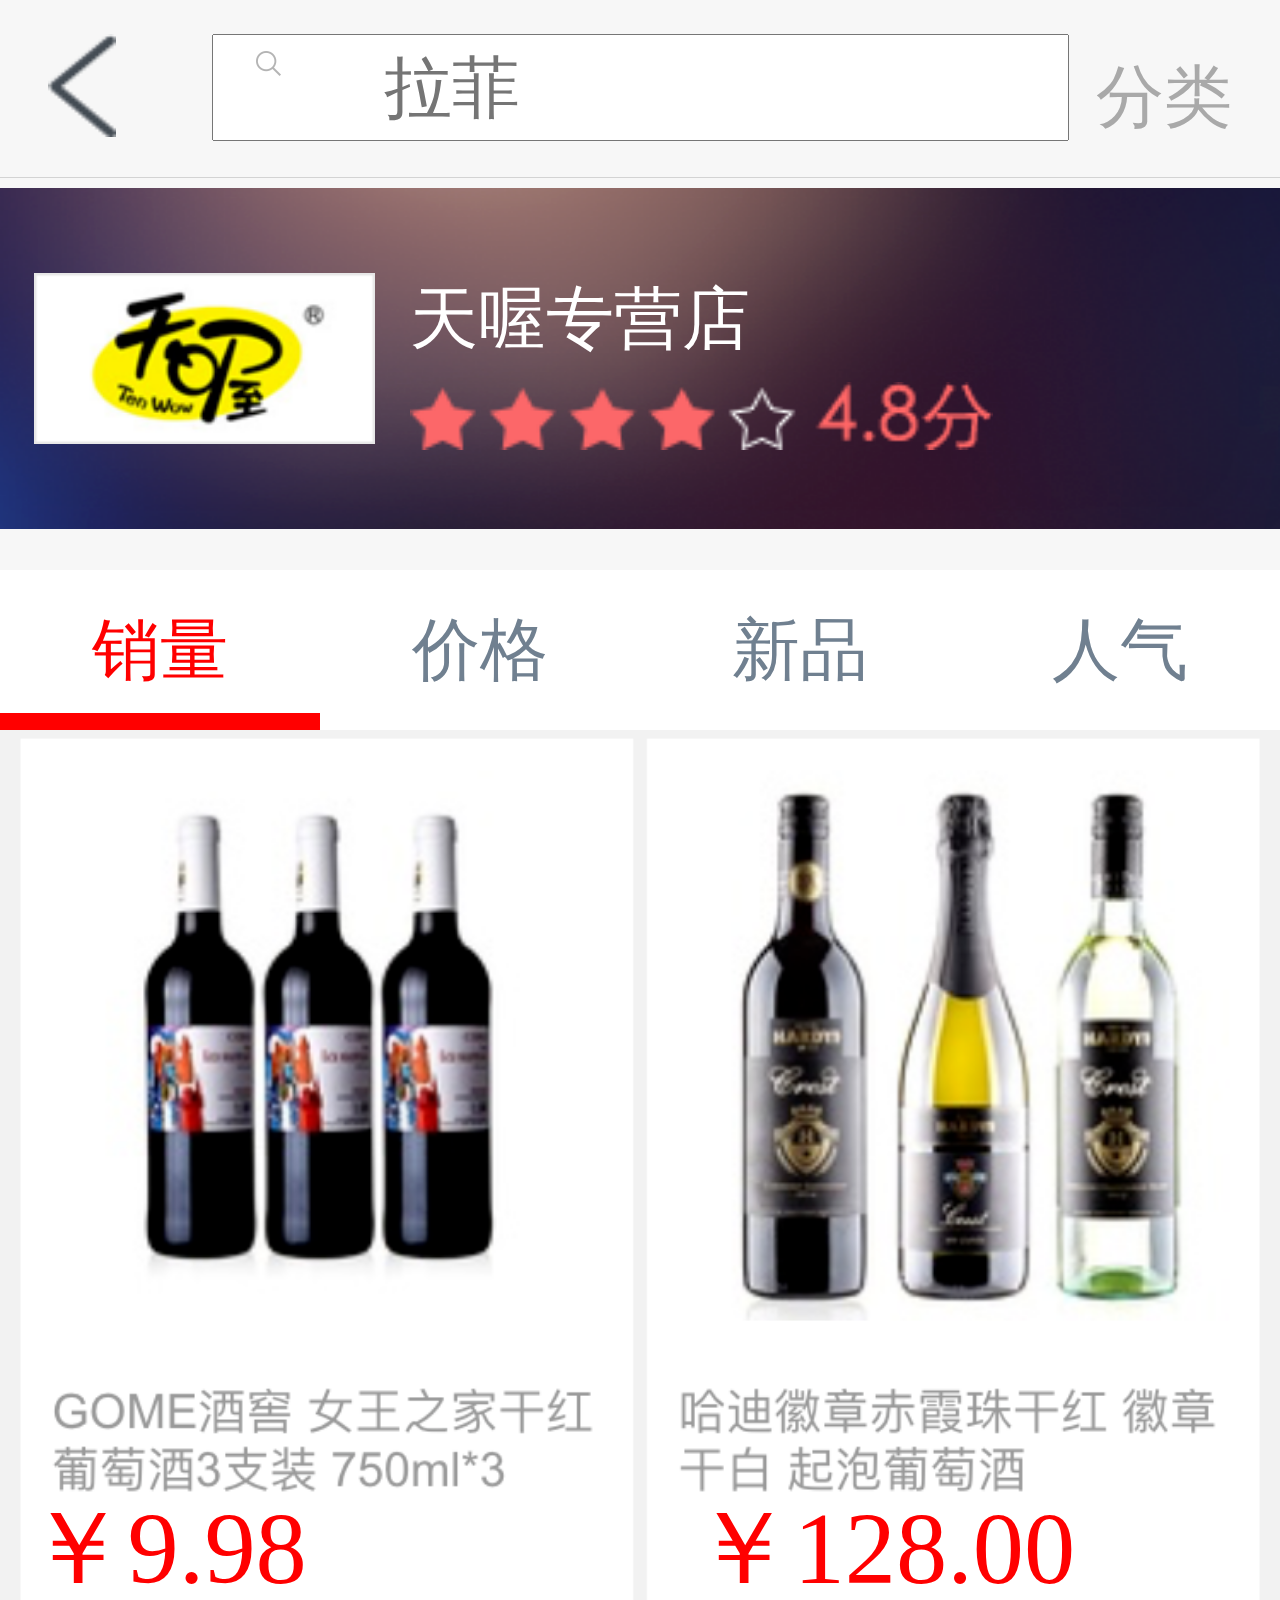
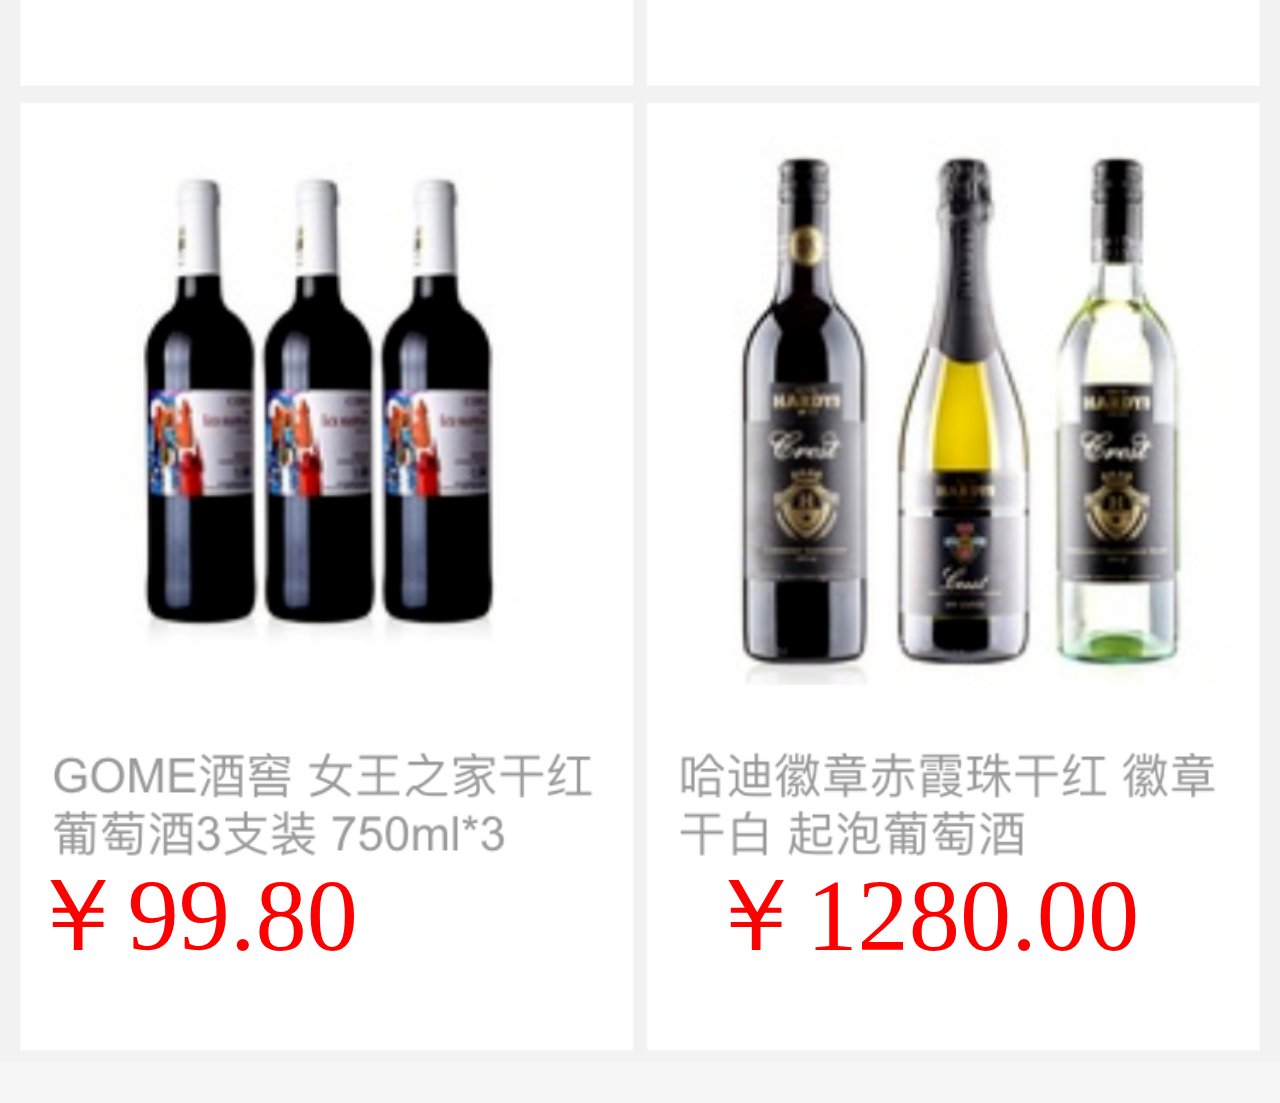
<file: go_in_store.html>
<!DOCTYPE html>
<html>
	<head>
		<meta charset="UTF-8">
		<meta name="viewport" content="width=device-width,initial-scale=1,minimum-scale=1,maximum-scale=1,user-scalable=no" />
		<title>店铺</title>
		<link rel="stylesheet" type="text/css" href="css/go_in_store.css"/>
		<script src="js/jquery.min.js" type="text/javascript" charset="utf-8"></script>
		<script src="js/rem.js" type="text/javascript" charset="utf-8"></script>
	</head>
	<body>
		<header>
			<div class="title">
				<img id="goback" src="img/left_jiantou.png"/>
				<input class="find_frame" type="text" placeholder="拉菲"/>
				<p class="show_sorts">分类</p>
			</div>
			<img class="find" src="img/find.png"/>
		</header>
		<section>
			<div class="dianpu">
				<img class="bac" src="img/bac.png"/>
				<div class="test">
					<img class="shop_img" src="img/kanwu.png"/>
					<p>天喔专营店</p>
					<img class="xingxing4" src="img/4xing.png"/>
				</div>
			</div>
			<div class="box">
				<ul class="sort">
					<li class="get_red">销量</li>
					<li>价格</li>
					<li>新品</li>
					<li>人气</li>
				</ul>
				<div class="red_tiao"></div>
			</div>
			<div class="goods">
				<img class="wines" src="img/chanpin.png"/>
				<p class="one">￥<span>9.98</span></p>
				<p class="tow">￥<span>128.00</span></p>
				<p class="three">￥<span>99.80</span></p>
				<p class="fore">￥<span>1280.00</span></p>
			</div>
		</section>
		<div class="all_sorts">
			<ul class="sorts">
				<li>全部分类</li>
				<li>
					<div class="title1">
						<span>葡萄酒</span>
						<span class="biao down">></span>
					</div>
					<div	 class="individual_sorts show1">
						<p>名庄</p>
						<p>桃红葡萄酒</p>
						<p>香槟</p>
						<p>白葡萄酒</p>
						<p>红葡萄酒</p>
					</div>
				</li>
				
				<li>
					<div class="title1">
						<span>酒柜套装</span>
						<span class="biao">></span>
					</div>
					<div class="individual_sorts">
					<p>甜白葡萄酒</p>
					<p>桃红葡萄酒</p>
					<p>香槟</p>
					<p>白葡萄酒</p>
					<p>红葡萄酒</p>
				</div>
				</li>
				
				<li>
					<div class="title1">
						<span>啤酒</span>
						<span class="biao">></span>
					</div>
					<div class="individual_sorts">
					<p>甜白葡萄酒</p>
					<p>桃红葡萄酒</p>
					<p>香槟</p>
					<p>白葡萄酒</p>
					<p>红葡萄酒</p>
				</div>
				</li>
				
				<li>
					<div class="title1">
						<span>中国白酒</span>
						<span class="biao">></span>
					</div>
					<div class="individual_sorts">
					<p>甜白葡萄酒</p>
					<p>桃红葡萄酒</p>
					<p>香槟</p>
					<p>白葡萄酒</p>
					<p>红葡萄酒</p>
				</div>
				</li>
				
				<li>
					<div class="title1">
						<span>多支套餐</span>
						<span class="biao">></span>
					</div>
					<div class="individual_sorts">
					<p>甜白葡萄酒</p>
					<p>名庄</p>
					<p>桃红葡萄酒</p>
					<p>香槟</p>
					<p>红葡萄酒</p>
				</div>
				</li>
				
				<li>
					<div class="title1">
						<span>洋酒烈酒</span>
						<span class="biao">></span>
					</div>
					<div class="individual_sorts">
					<p>甜白葡萄酒</p>
					<p>名庄</p>
					<p>桃红葡萄酒</p>
					<p>香槟</p>
					<p>白葡萄酒</p>
				</div>
				</li>
				
			</ul>
		</div>
	</body>
	<script src="js/go_in_store.js" type="text/javascript" charset="utf-8"></script>
</html>
</file>
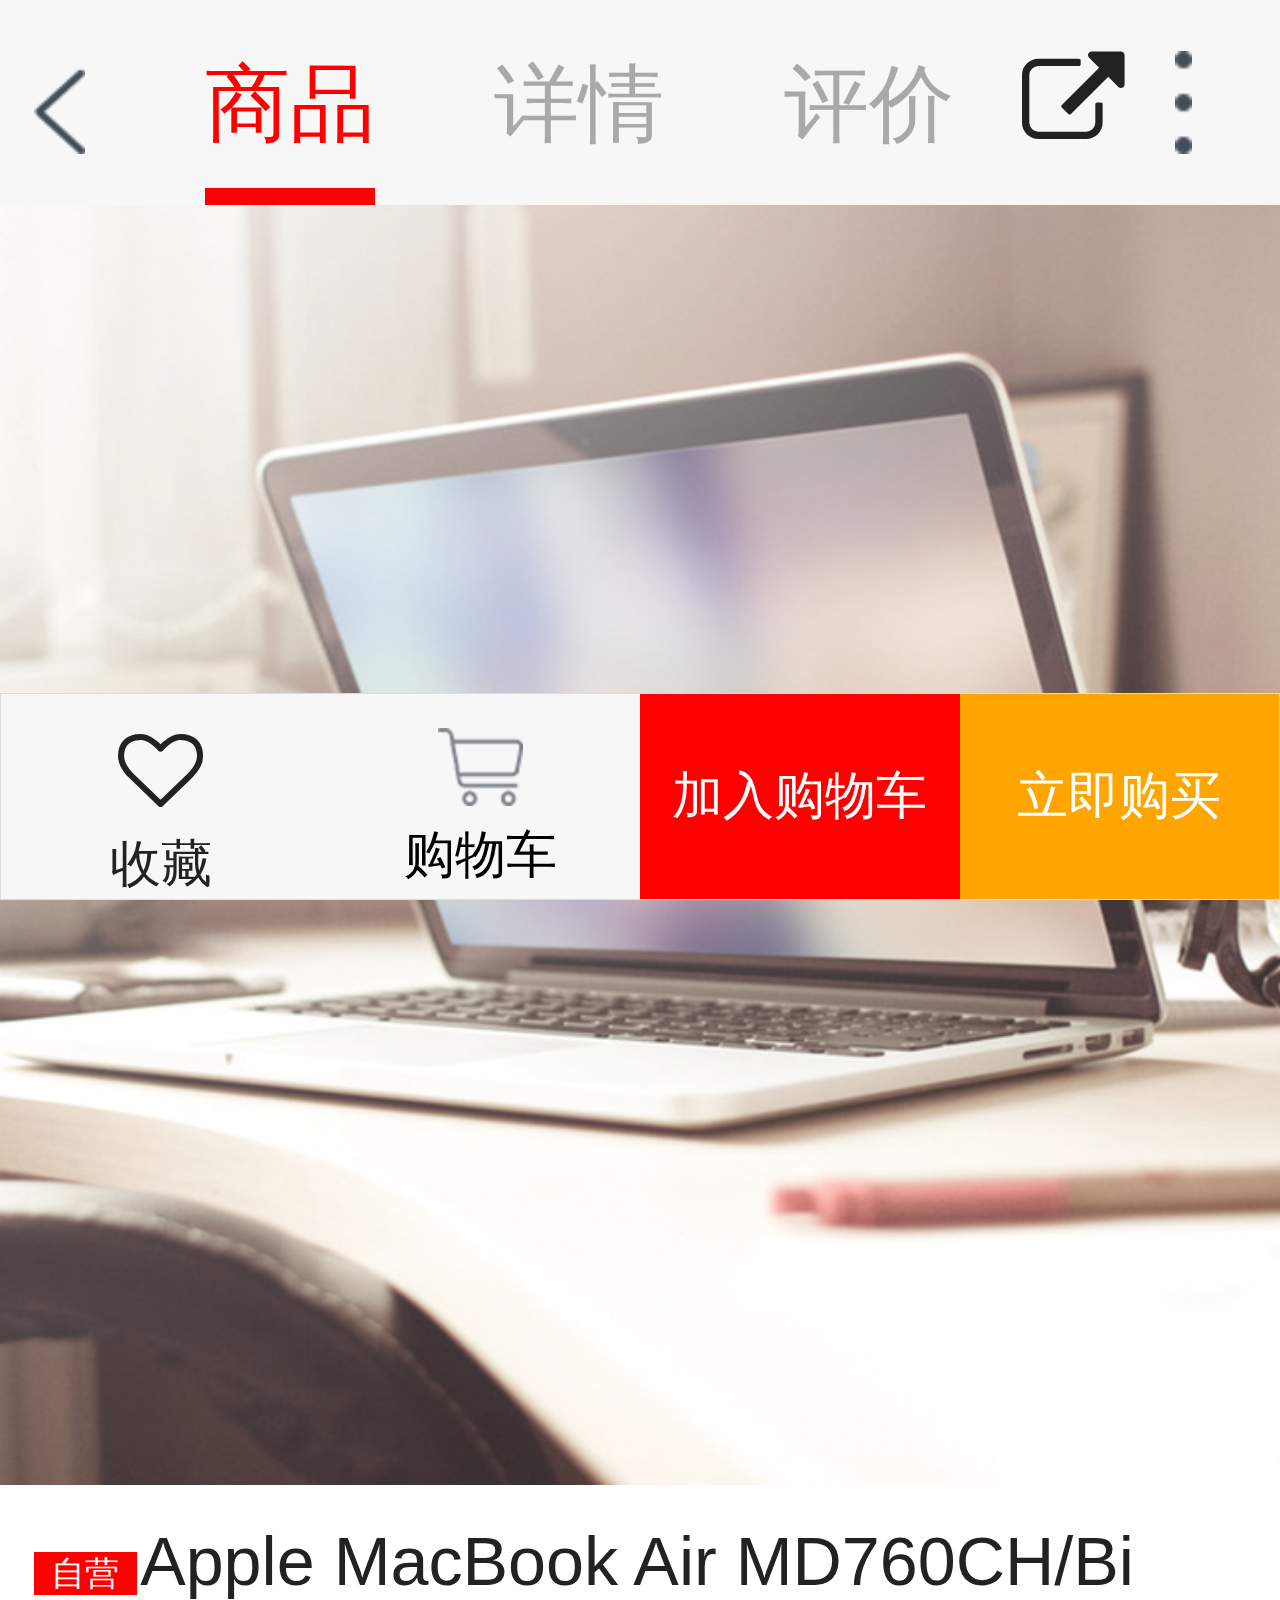
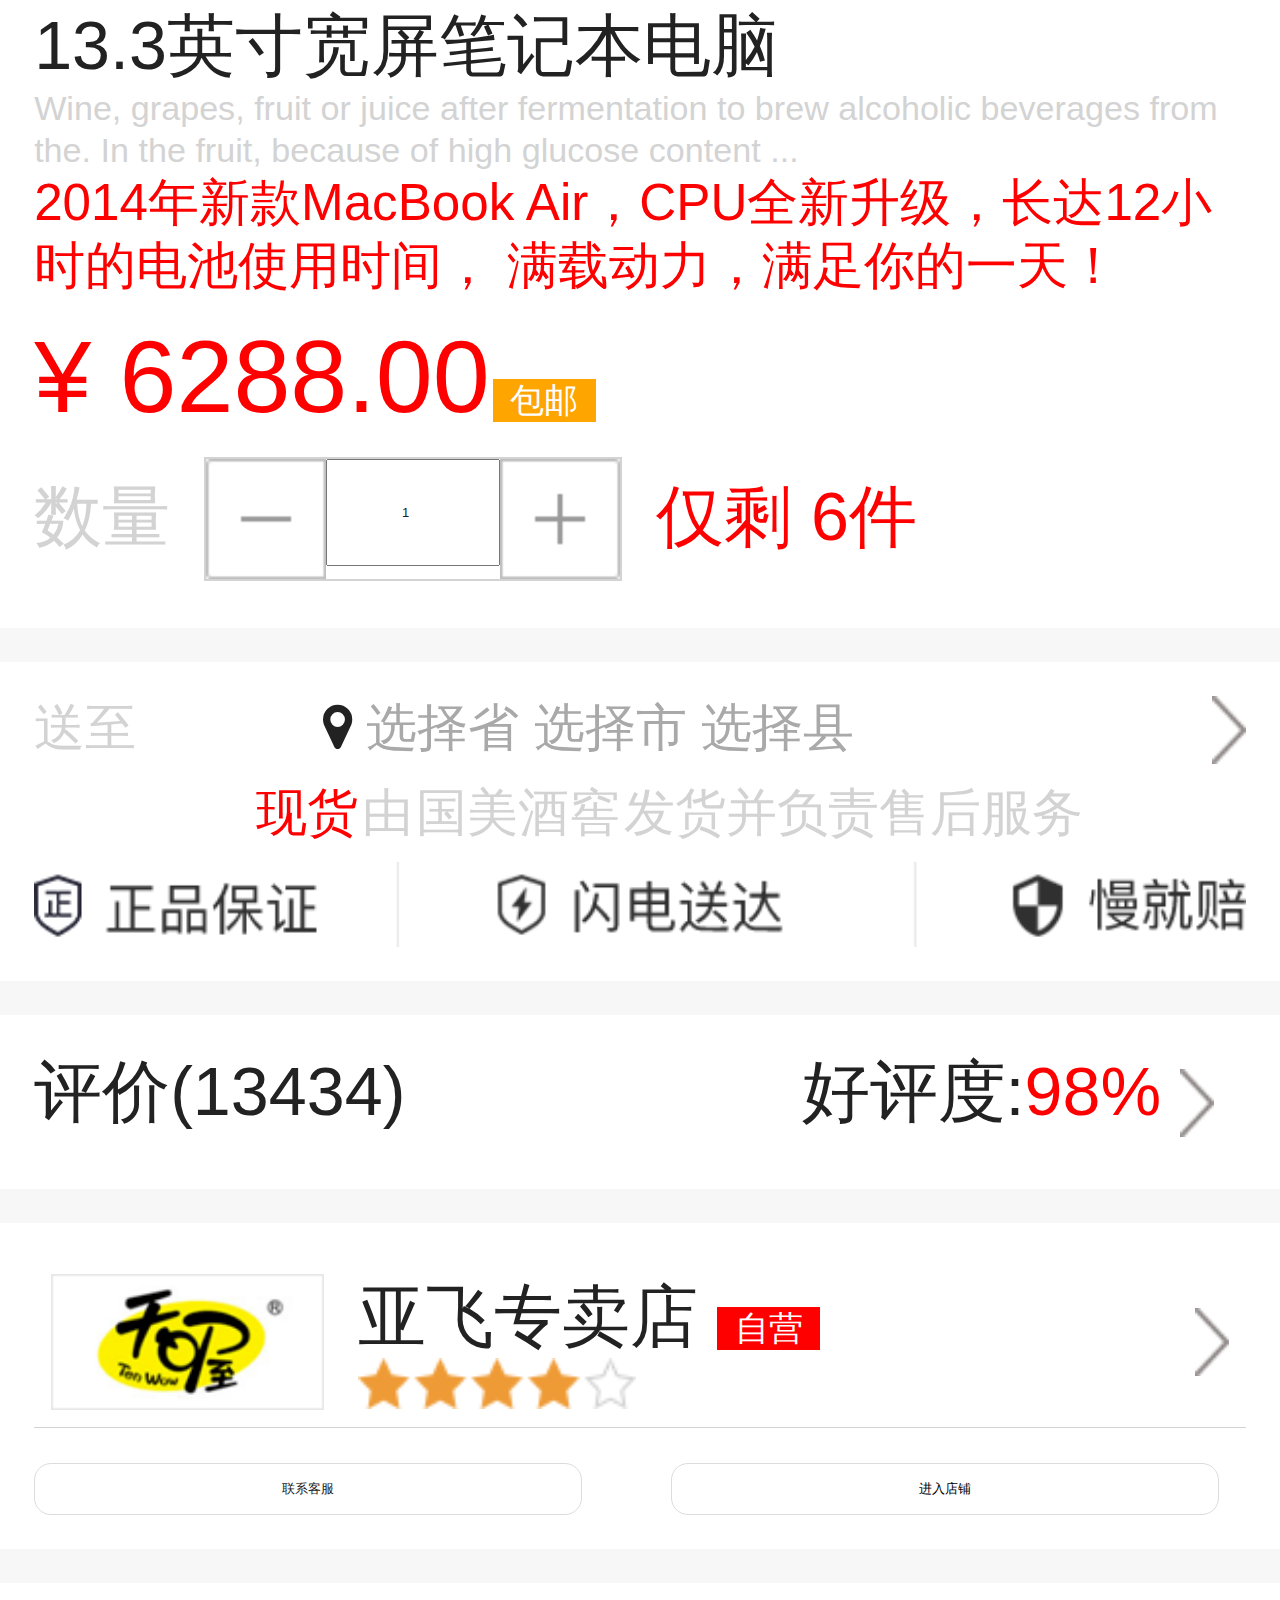
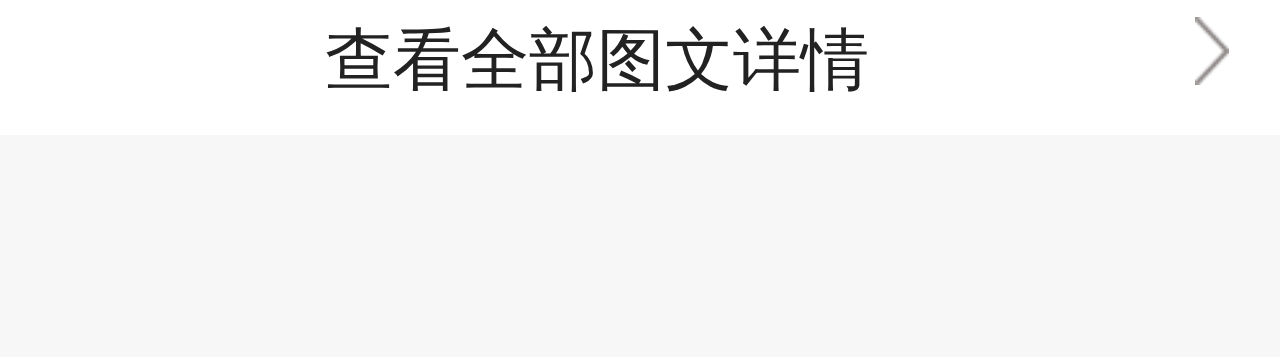
<file: goods_details_assess.html>
<!DOCTYPE html>
<html>

	<head>
		<meta charset="UTF-8">
		<meta name="viewport" content="width=device-width,initial-scale=1,minimum-scale=1,maximum-scale=1,user-scalable=no" />
		<title>商品-详情-评价</title>
		<link rel="stylesheet" type="text/css" href="css/font-awesome.min.css" />
		<link rel="stylesheet" type="text/css" href="css/normalize.min.css" />
		<link rel="stylesheet" type="text/css" href="css/goods_details_assess.css" />
		<script src="js/jquery.min.js" type="text/javascript" charset="utf-8"></script>
		<script src="js/rem.js" type="text/javascript" charset="utf-8"></script>
	</head>
	<body>
		<header>
			<div class="head">
				<a href="index.html"><img class="return_left" src="img/left_jiantou.png" /></a>
				<div class="titles">
					<div class="data">
						<div class="title">商品</div>
						<div>详情</div>
						<div>评价</div>
					</div>
					<div class="red_tiao"></div>
				</div>
	
				<i class="icon-external-link enter"></i>
				<img class="sandian" src="img/sandian.png" />
			</div>
			
		</header>
		<section>
			<ul class="texts">
				<li class="show">
					<div class="view">
						<div class="bo">
							<img src="img/lunbo.png" id="shopImg"/>
							<img src="img/lunbo.png" />
							<img src="img/lunbo.png" />
							<img src="img/lunbo.png" />
							<img src="img/lunbo.png" />
						</div>
					</div>
					<div class="produce">
						<span class="self-support">自营</span>
						<span class="synopsis" id="shopDescription"> Apple MacBook Air MD760CH/Bi 13.3英寸宽屏笔记本电脑</span>
						<p class="English">Wine, grapes, fruit or juice after fermentation to brew alcoholic beverages from the. In the fruit, because of high glucose content ...</p>
						<p class="news">2014年新款MacBook Air，CPU全新升级，长达12小时的电池使用时间， 满载动力，满足你的一天！</p>
						<span class="jiage">¥ <span id="shopPrice">6288.00</span></span>
						<span class="baoyou">包邮</span>
						<div class="nums">
							<span class="nums_text">数量</span>
							<div class="buy_nums">
								<img class="jian" src="img/jian.png" />
								<input class="num" id='shopNum' type="number" value="1" />
								<img class="jia" src="img/jia.png" />
							</div>
							<span class="surplus">仅剩 <span class="remainNum">6</span>件</span>
						</div>
					</div>
					<div class="consignee">
						<div class="address">
							<span class="service">送至</span>
							<div>
								<i class="icon-map-marker"></i>
								<span class="select_province">选择省</span>
								<span class="select_city">选择市</span>
								<span class="select_county">选择县</span>
							</div>
							<img class="cantonal area" src="img/right_jiantou.png" />
						</div>
						<div class="send">
							<span class="new_huo">现货</span>
							<span>由</span>
							<span>国美酒窖</span>
							<span>发货并负责售后服务</span>
						</div>
						<img class="serve" src="img/serve.png" />
					</div>
					
					<aside>
				    		<div class="city">
				        		<div class="container">
				  			<a href="javascript:;" class="goback"><img src="./img/left_jiantou.png" alt=""></a>
				  			<div class="main">
				  				选择地区
				  			</div>
				         	<i class="icon-remove logout" id="close"></i>
				  			
				  		</div>
				        <!-- 暂无 港澳台 如需要可在city.json文件中添加-->
				        <select id="province" name="province" onchange="doProvAndCityRelation();">
				    　　		<option id="choosePro"value="-1">所在省份</option>
				    　　	</select>
				        <select id="citys" name="city" onchange="doCityAndCountyRelation();">
				   　　　	<option id='chooseCity' value='-1'>所在城市</option>
				   　　　</select>
				        	<select id="county" name="county">
				   　　　	<option id='chooseCounty' value='-1'>所在区/县</option>
				  　　　	</select>
				      </div>
    					</aside>
					<div class="comment_address">
						<div class="comment">
							<span>评价(<span>13434</span>)</span>
							<span class="reputably">好评度:<span class="percent">98% </span></span>
							<img src="img/right_jiantou.png" />
						</div>
						<ul class="comments">
							<!--<li class="content">
								<img class="head_portrait" src="img/headPortrait.png" />
								<span class="name">松子</span>
								<img src="img/xingxing.png" />
								<p class="text">忠实的果粉，外观漂亮、轻薄、携带方便，配置也不错，国美发货 也快，快递员服务态度超好，当然5分评。此处最多展示两行，…</p>
								<span class="commodity">颜色:银灰 版本:全网通</span>
							</li>-->
						</ul>
					</div>
					<div class="shop">
						<div class="tianwo">
							<img class="shop_img" src="img/kanwu.png" />
							<a href="store_details.html"><img class="go_shop" src="img/right_jiantou.png" /></a>
							<div class="shop_name">
								<span id="shopName">亚飞专卖店</span>
								<span class="self-support">自营</span>
							</div>
							<img class="xingxing" src="img/xingxing.png" />
						</div>
						<span class="link">联系客服</span>
						<a href="go_in_store.html"><span class="go_in">进入店铺</span></a>
					</div>
					<div class="seek">
						<span class="seek_details">查看全部图文详情</span>
						<a href="###"><img class="go_seek" src="img/right_jiantou.png" /></a>
					</div>
					
				</li>
				<li>
					<div class="goods_describe">
					<ul class="details">
						<li class="marque">商品介绍</li>
						<li>规格参数</li>
					</ul>
					<ul class="parameter">
						<li class="guige show1">
							<img src="img/bourgogne.png"/>
						</li>
						<li class="canshu">
							<div>
								香型：<span>酱香型</span>
							</div>
							<div>
								品牌：<span>茅台</span>
							</div>
							<div>
								产地：<span>贵州</span>
							</div>
							<div>
								规格：<span>500ml</span>
							</div>
							<div>
								包装：<span>单瓶</span>
							</div>
							<div>
								价格：<span>700-199</span>
							</div>
							<div>
								原材料：<span>高粱、小麦、水</span>
							</div>
							<div>
								酒精度：<span>53%</span>
							</div>
						</li>
						
					</ul>
					</div>
				</li>
				<li>
					<div class="evaluate">
						<div class="valuation">
							<div class="all">全部</div>
							<div>好评(<span>456+</span>)</div>
							<div>中评(<span>456+</span>)</div>
							<div>差评(<span>0</span>)</div>
							<span class="good">
								<p>好评度</p>
								<p>100%</p>
							</span>
						</div>
						<ul class="neirong">
							<!--<li>
								<div class="content">
									<img class="head_portrait" src="img/headPortrait.png" />
									<span class="name">松子</span>
									<img src="img/xingxing.png" />
									<p class="text">忠实的果粉，外观漂亮、轻薄、携带方便，配置也不错，国美发货 也快，快递员服务态度超好，当然5分评。此处最多展示两行，…</p>
									
										<span class="commodity">颜色:银灰 版本:全网通</span>
										<p class="buy_time">3013-08-23 17:37:00</p>
									
								</div>
								<input class="btn2" type="button" value="删除" />
							</li>-->
							
						</ul>
						<div class="add_comments">
							添加评价 <input class="add" type="text" placeholder="亲，给个好评呦!!!"/><button class="btn">提交</button>
						</div>
					</div>
					
				</li>
			</ul>

		</section>
		<footer>
			<div class="collect" id="love">
				<i class="icon-heart-empty heart"></i>
				<p>收藏</p>
			</div>
			<div class="shopping_car" >
				<a href="shoppongCart.html">
					<img class="car" src="img/shopping_car.png" />
					<p>购物车</p>
				</a>
			</div>
			<div class="joincar" id="addShoppingCart">
				<p>加入购物车</p>
			</div>
			<div class="buy">
				<a href="fillOrder.html">
					<p>立即购买</p>
				</a>
			</div>
		</footer>
	</body>
	<script src="js/goods_details_assess.js" type="text/javascript" charset="utf-8"></script>
	<script src="js/assessAjax.js" type="text/javascript" charset="utf-8"></script>
	<script src="js/citySelect.js" type="text/javascript" charset="utf-8"></script>
	<script src="js/editorAddress.js" type="text/javascript" charset="utf-8"></script>
	<script src="js/addShopCartAjax.js" charset="utf-8"></script>
	
</html>
</file>
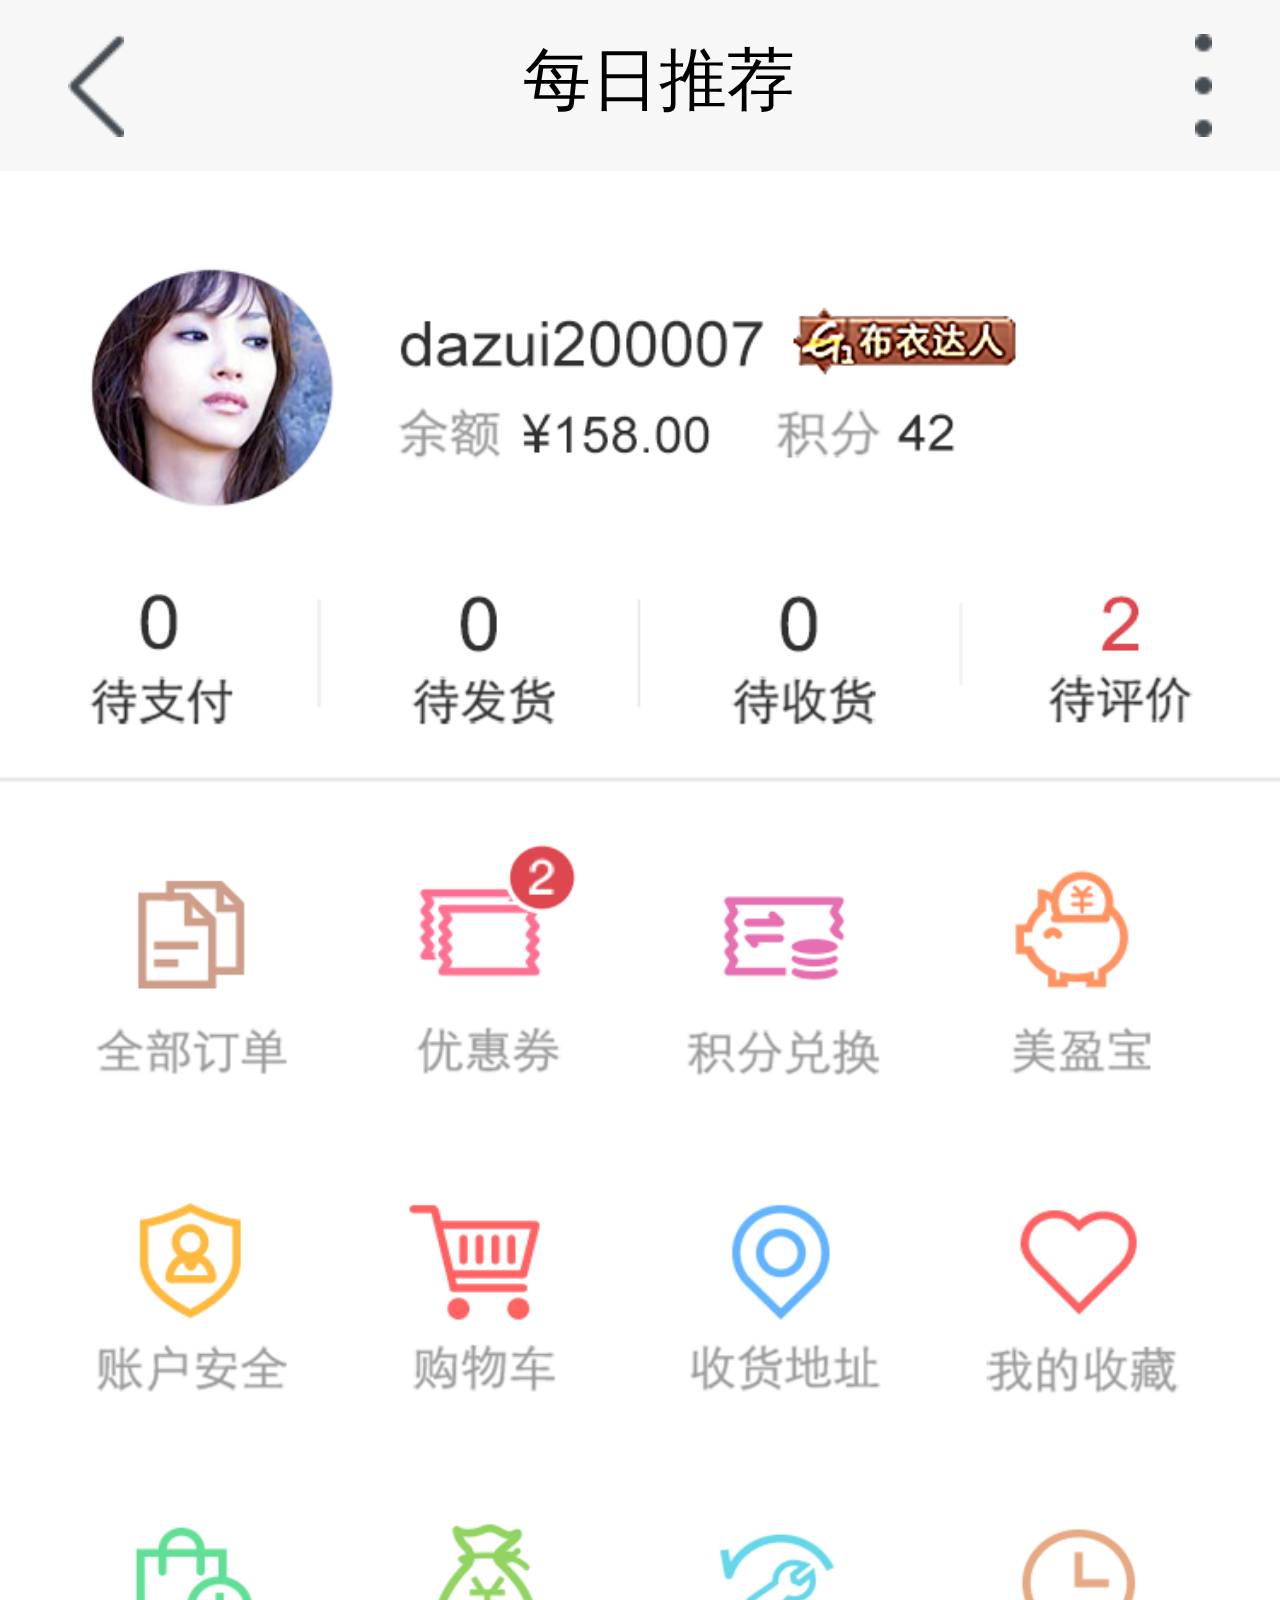
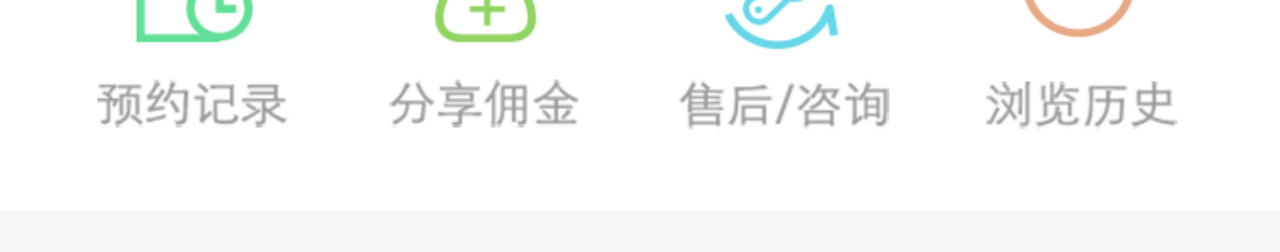
<file: individual_center.html>
<!DOCTYPE html>
<html>
	<head>
		<meta charset="UTF-8">
		<meta name="viewport" content="width=device-width,initial-scale=1,minimum-scale=1,maximum-scale=1,user-scalable=no" />
		<title>个人中心</title>
		<link rel="stylesheet" type="text/css" href="css/individual_center.css"/>
		<script src="js/jquery.min.js" type="text/javascript" charset="utf-8"></script>
		<script src="js/rem.js" type="text/javascript" charset="utf-8"></script>
	</head>
	<body>
		<header>
			<div class="title">
				<img id="goback" src="img/left_jiantou.png"/>
				<span>每日推荐</span>
				<img class="link" src="img/sandian.png"/>
			</div>
		</header>
		<section>
			<img src="img/denglu.png"/>
		</section>
			<ul class="interlinkage">
				<li>
					<a href="index.html">
						<img src="img/first_page.png"/>
						<span>首页</span>
					</a>
				</li>
				<li>
					<a href="sort.html">
						<img src="img/label.png"/>
						<span>分类</span>
					</a>
				</li>
				<li>
					<a href="shoppongCart.html">
						<img src="img/shopping_car.png"/>
						<span>购物车</span>
					</a>
				</li>
				<li>
					<a href="personalCenter.html">
						<img src="img/my.png"/>
						<span>我的</span>
					</a>
				</li>
			</ul>
	</body>
	<script type="text/javascript">
		$('.link').on('click',function(){
			$('.interlinkage').show();
			$('section').on('click',function(){
				$('.interlinkage').hide();
			});
		});
		$('#goback').click(function(){
		history.go(-1);
	});
	</script>
</html>
</file>
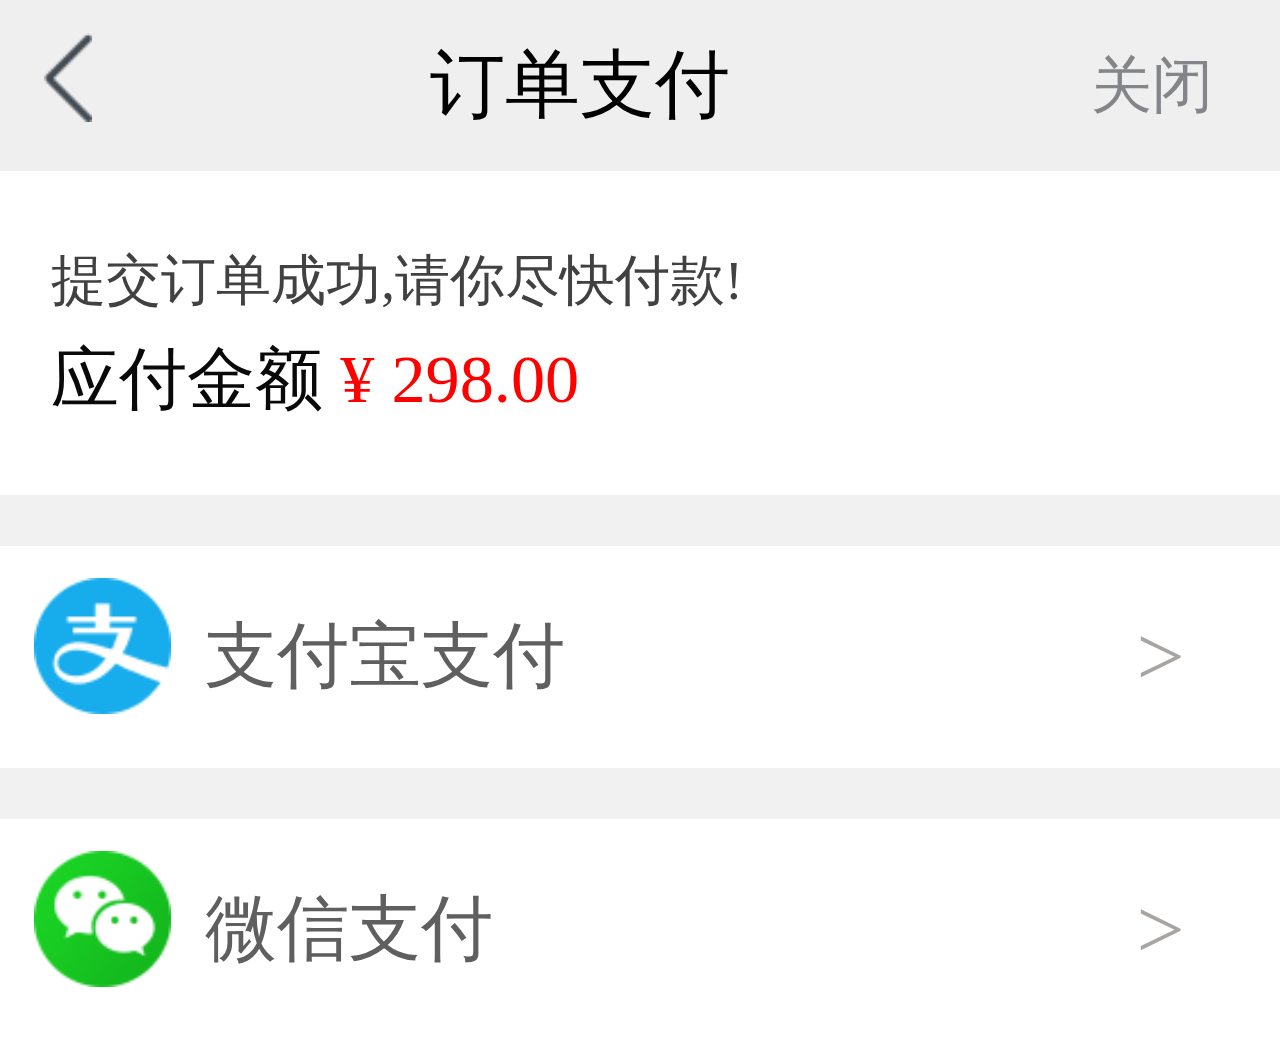
<file: orderPayment.html>
<!DOCTYPE html>
<html>
  <head>
    <meta charset="utf-8">
    <meta name="viewport" content="width=device-width,initial-scale=1,user-scalable=no,minimal-ui">
    <title>订单支付</title>
    <link rel="stylesheet" href="./css/font-awesome.min.css">
    <link rel="stylesheet" href="./css/orderPayment.css">
    <script src="js/rem.js" charset="utf-8"></script>

  </head>
  <body>
    <header>
			<div class="container">
				<a href="javascript:;" class="goback" id="goback">
          <img src="./img/left_jiantou.png" alt="">
        </a>
				<span class="logout" id="logout">关闭</span>
				<div class="main">
					订单支付
				</div>

			</div>

		</header>

    <section>
      <div class="successTitle">
        <p class="info">
          提交订单成功,请你尽快付款!
        </p>
        <p class="payMoney">
          应付金额 <span>¥</span>
          <span id="sumPrice">298.00</span>
        </p>
      </div>

      <div class="zhifubao pay">
        <div class="payimg">
          <img src="./img/zhifubao.png" alt="">
        </div>

        <span class="payTitle">支付宝支付</span>
        <span class="goPay">></span>
      </div>
      <div class="weixin pay">
        <div class="payimg">
          <img src="./img/weixin.png" alt="">
        </div>

        <span class="payTitle">微信支付</span>
        <span class="goPay">></span>
      </div>
    </section>


    <div class="alertModel">
      <div class="model">
        <div class='alertTitle'>
          <p>确认要离开收银台?</p>
          <i class="icon-remove-sign" id="modelClose"></i>
        </div>

        <div class="alertWarn">
          <p>
            商品很抢手,超时未支付将取消订单,你可以选择继续支付.
          </p>
        </div>
        <div class="alertButton">
          <a class="continue">继续支付</a>
          <a class="leave" href="index.html">确认离开</a>
        </div>
      </div>

    </div>

    <script src="js/jquery.min.js" charset="utf-8"></script>
    <script src="js/orderPayment.js" charset="utf-8"></script>

  </body>
</html>
</file>
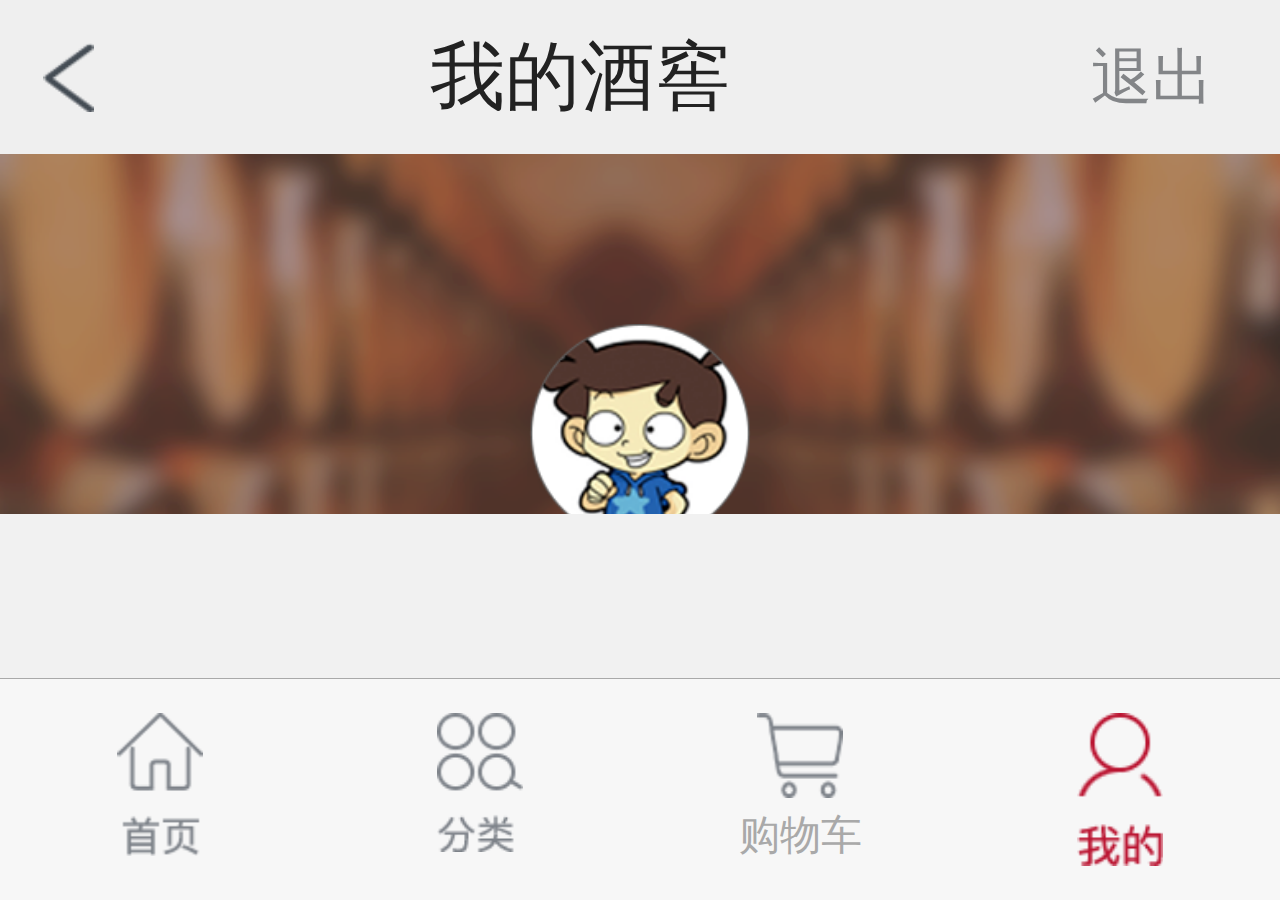
<file: personalCenter.html>
<!DOCTYPE html>
<html>
	<head>
		<meta charset="utf-8">
		<meta name="viewport" content="width=device-width,initial-scale=1,user-scalable=no,minimal-ui">
    <meta name="apple-mobile-web-app-capbale" content="yes">
    <meta name="apple-mobile-web-app-status-bar-style" content="black">
    <meta name="format-detection" content="email=no,telphone=no">
		<title>个人中心</title>
		<link rel="stylesheet" href="./css/normalize.min.css">
		<link rel="stylesheet" href="./css/personalCenter.css">
    <link rel="stylesheet" href="./css/footer.css">
		<link rel="stylesheet" href="./css/font-awesome.min.css">

		<script src="./js/rem.js" charset="utf-8"></script>
	</head>
	<body>
		<header>
			<div class="container">
				<a href="javascript:;" class="goback" id="goback"><img src="./img/left_jiantou.png" alt=""></a>
				<span id="logout" class="logout">退出</span>
				<div class="main">
					我的酒窖
				</div>

			</div>

		</header>
		<section>

			<div class="userHeader">
				<div class="userMessage">
					<img src="./img/headPortrait.png" alt="">
					<p>18336345030</p>
				</div>


			</div>

			<div class="order">
				<div class="allOrder">
					<p>
						<span>全部订单</span>
						<span class="checkOrder">
							查看全部订单
							<img src="./img/right_jiantou.png" alt="">
					  </span>
				  </p>
					<ul class="orderTitle">
						<li>
							<div class="orderIcon">
								<img src="./img/daifukuan.png" alt="">
							</div>
							<span class="title">待付款</span>
						</li>
						<li>
							<div class="orderIcon">
								<img src="./img/daishouhuo.png" alt="">
							</div>
							<span class="title">待收货</span>
						</li>
						<li>
							<div class="orderIcon">
								<img src="./img/yiwancheng.png" alt="">
							</div>
							<span class="title">已完成</span>
						</li>
						<li>
							<div class="orderIcon">
								<img src="./img/tuikuan.png" alt="">
							</div>
							<span class="title">退款/售后</span>
						</li>
					</ul>
				</div>
				<div class="mymanage">
					<ul class="manageList">
						<li>
							<a href="receivingAddress.html">
								收货地址管理
								<span>></span>
							</a>
						</li>
						<li id="myLove">
							<a href="javascript:;">
								我的收藏
								<span>></span>
							</a>
						</li>
						<li>
							<a href="#">
								联系客服
								<span>></span>
							</a>
						</li>
					</ul>
				</div>
			</div>


			<div class="alertModel">
		      <div class="model">
		        <div class='alertTitle'>
		        
		          <i class="icon-remove-sign" id="modelClose"></i>
		        </div>
		        <div class="alertButton">
		        	  <p>是否要退出?</p>
		          <a class="continue">否</a>
		          <a class="leave" href="index.html">是</a>
		        </div>
		      </div>
	    		</div>
		</section>

		<aside>
      <div class="shoppingList">

        <p class="asideTitle">
          我的收藏
          <i class="icon-remove-sign" id='closeList'></i>
        </p>

        <div class="shopping">
          <div class="list">
            <p class="shopName">
              <span class="name">自营店</span>
            </p>
            <ul class="list-item">
              <li class="clearfix">
                <div class="shopImg left">
                  <img src="./img/hongjiu.png" alt="">
                </div>
                <div class="shopDetails left">
                  <div class="shopDescript">
                    <p>
                      圣职红酒发过银奖干红圣职红酒发过银奖干红圣职红酒发过银奖干红<br>
                      <span>黑色:约2020万</span>

                    </p>
                  </div>

                  <div class="priceNum">
                    <span class="count">x <span>1</span></span>
                    <p class="price">
                      <span>¥</span>
                      <span>299.00</span>
                    </p>
                  </div>
                </div>
              </li>

              <li class="clearfix">
                <div class="shopImg left">
                  <img src="./img/hongjiu.png" alt="">
                </div>
                <div class="shopDetails left">
                  <div class="shopDescript">
                    <p>
                      圣职红酒发过银奖干红圣职红酒发过银奖干红圣职红酒发过银奖干红<br>
                      <span>黑色:约2020万</span>

                    </p>
                  </div>

                  <div class="priceNum">
                    <span class="count">x <span>1</span></span>
                    <p class="price">
                      <span>¥</span>
                      <span>299.00</span>
                    </p>
                  </div>
                </div>
              </li>

              <li class="clearfix">
                <div class="shopImg left">
                  <img src="./img/hongjiu.png" alt="">
                </div>
                <div class="shopDetails left">
                  <div class="shopDescript">
                    <p>
                      圣职红酒发过银奖干红圣职红酒发过银奖干红圣职红酒发过银奖干红<br>
                      <span>黑色:约2020万</span>

                    </p>
                  </div>

                  <div class="priceNum">
                    <span class="count">x <span>1</span></span>
                    <p class="price">
                      <span>¥</span>
                      <span>299.00</span>
                    </p>
                  </div>
                </div>
              </li>

            </ul>
          </div>
        </div>


      </div>

    </aside>
		<footer>
			<a href="index.html" class="first_page flex">
				<img class="first_page" src="img/first_page.png"/>
				<!--<img class="first_page1 show0" src="img/first_page1.png"/>-->
			</a>
			<a href="sort.html" class="sort flex">
				<img src="img/label.png"/>
				<!--<img class="label1" src="img/label1.png"/>-->
			</a>
			<a href="shoppongCart.html" class="shop_car">
				<img class="car" src="img/shopping_car.png"/>
				<p>购物车</p>
			</a>
			<a href="personalCenter.html" class="my flex">
				<!--<img src="img/my.png"/>-->
				<img class="my1" src="img/my1.png"/>
			</a>
		</footer>

		<script src="js/jquery.min.js" charset="utf-8"></script>

		<script src="js/personalCenter.js" charset="utf-8"></script>




	</body>
</html>
</file>
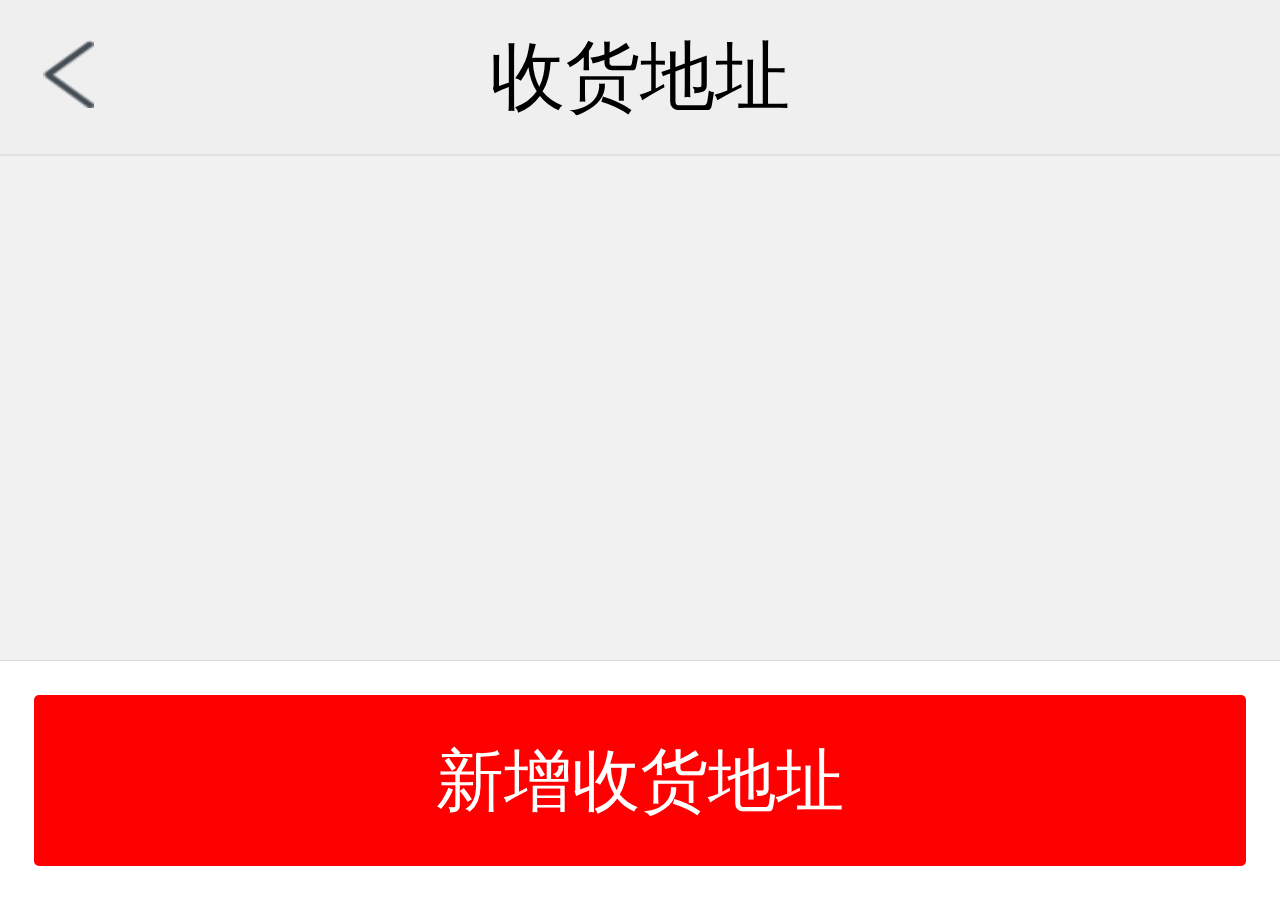
<file: receivingAddress.html>
<!DOCTYPE html>
<html>
  <head>
    <meta charset="utf-8">
    <meta name="viewport" content="width=device-width,initial-scale=1,user-scalable=no,minimal-ui">
    <link rel="stylesheet" href="./css/receivingAddress.css">
    <link rel="stylesheet" href="./css/font-awesome.min.css">
    <title>收货地址</title>
    <script src="js/rem.js" charset="utf-8"></script>
  </head>
  <body>
    <header>
			<div class="container">
				<a href="javascript:;" class="goback" id='goback'><img src="./img/left_jiantou.png" alt=""></a>
				<div class="main">
					收货地址
				</div>

			</div>

		</header>

    <section>
      <ul class="addressAll">
        <!-- <li>
          <div class="top">

            <address class="address">
              <img src="./img/checked.png" alt="" class="left">
              <div class="addressInfo left">
                <p class="people">
                  <span class="acceptPeop">魏松</span>
                  <span class="acceptNum">18336345030</span>
                </p>
                <p class="sendTarget">
                  <span class="moren">默认</span>
                  <span class="newAdd">北京北京市朝阳区(五环里) </span>
                  <span class="detailedAddress">潘家园蓝鸥科技H12版 某某的东西</span>

                </p>
              </div>
            </address>
          </div>

          <div class="bottom">
            <span>
              <i class="icon-edit"></i>
              编辑
            </span>
          </div>
        </li> -->
      </ul>
    </section>

    <footer>
        <button id="addAddress">新增收货地址</button>
    </footer>
    <script src="js/jquery.min.js" charset="utf-8"></script>

    <script src="js/receivingAddress.js" charset="utf-8"></script>

  </body>
</html>
</file>
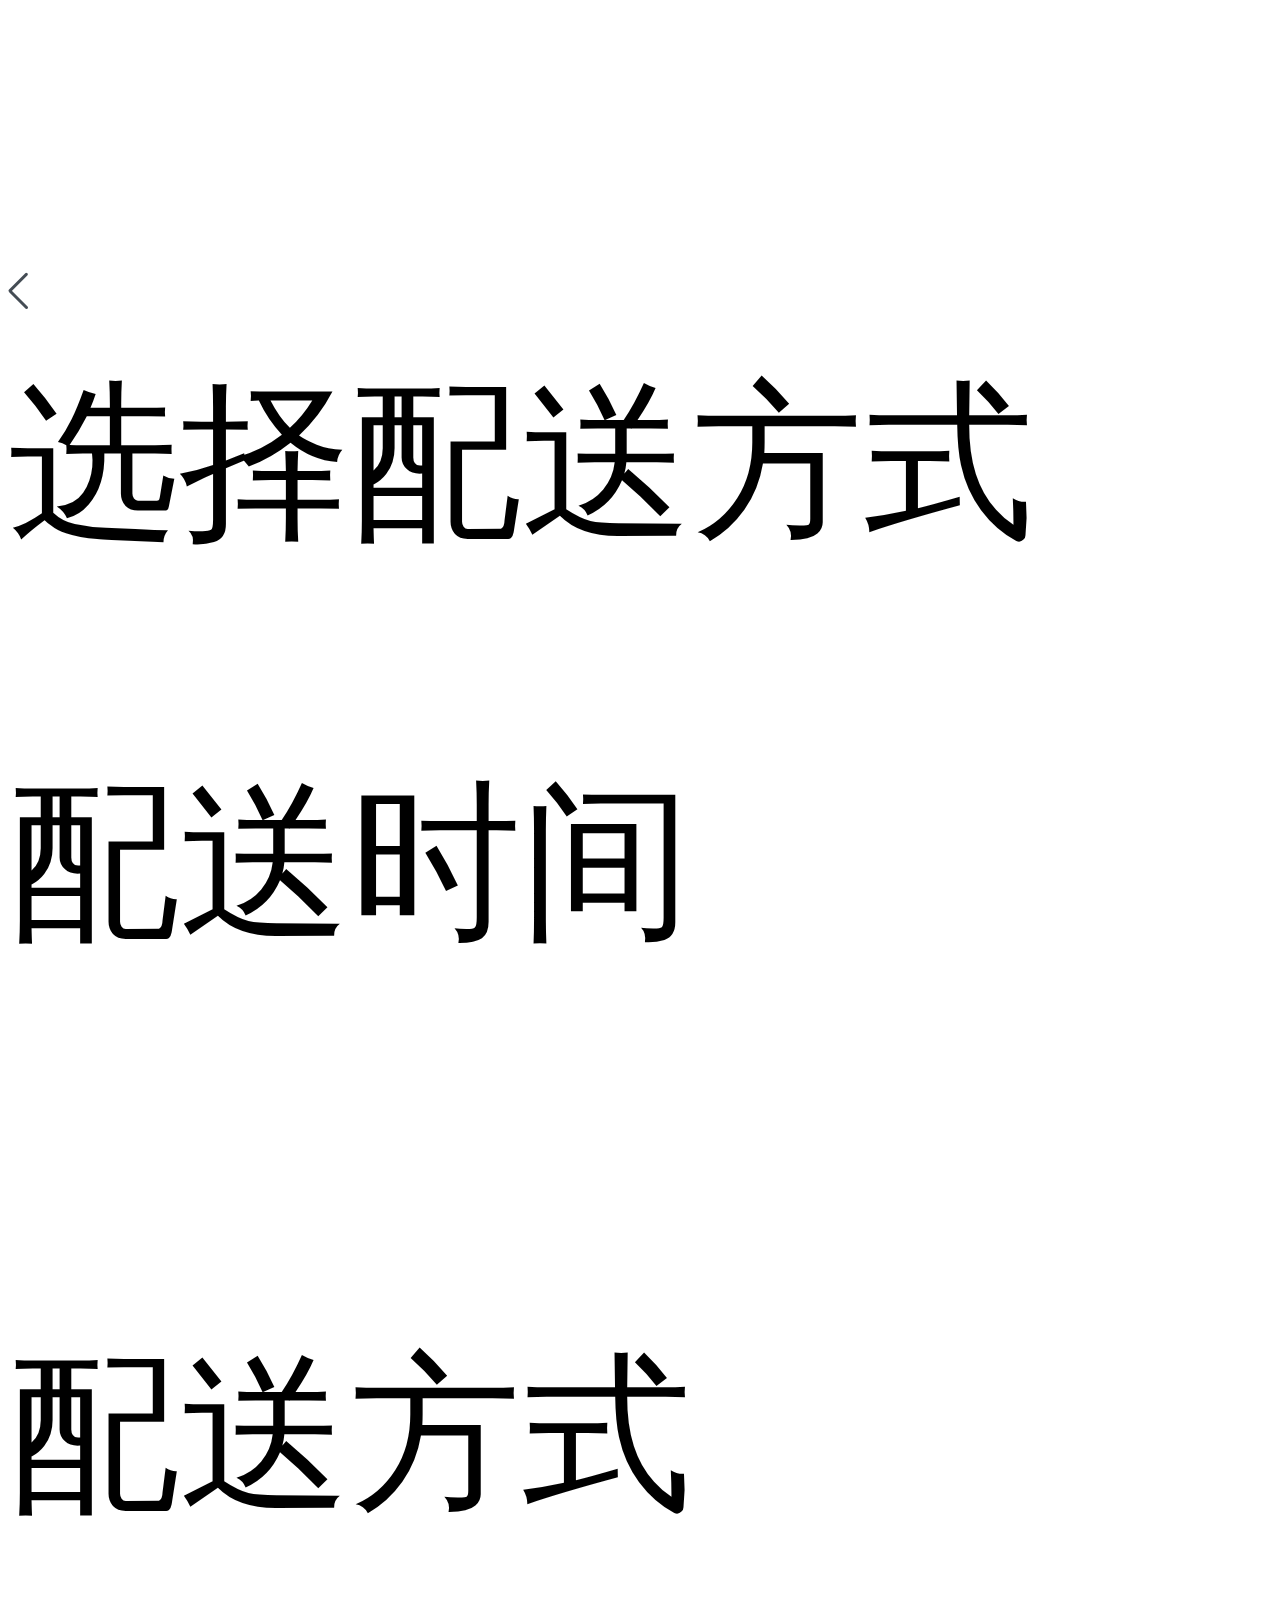
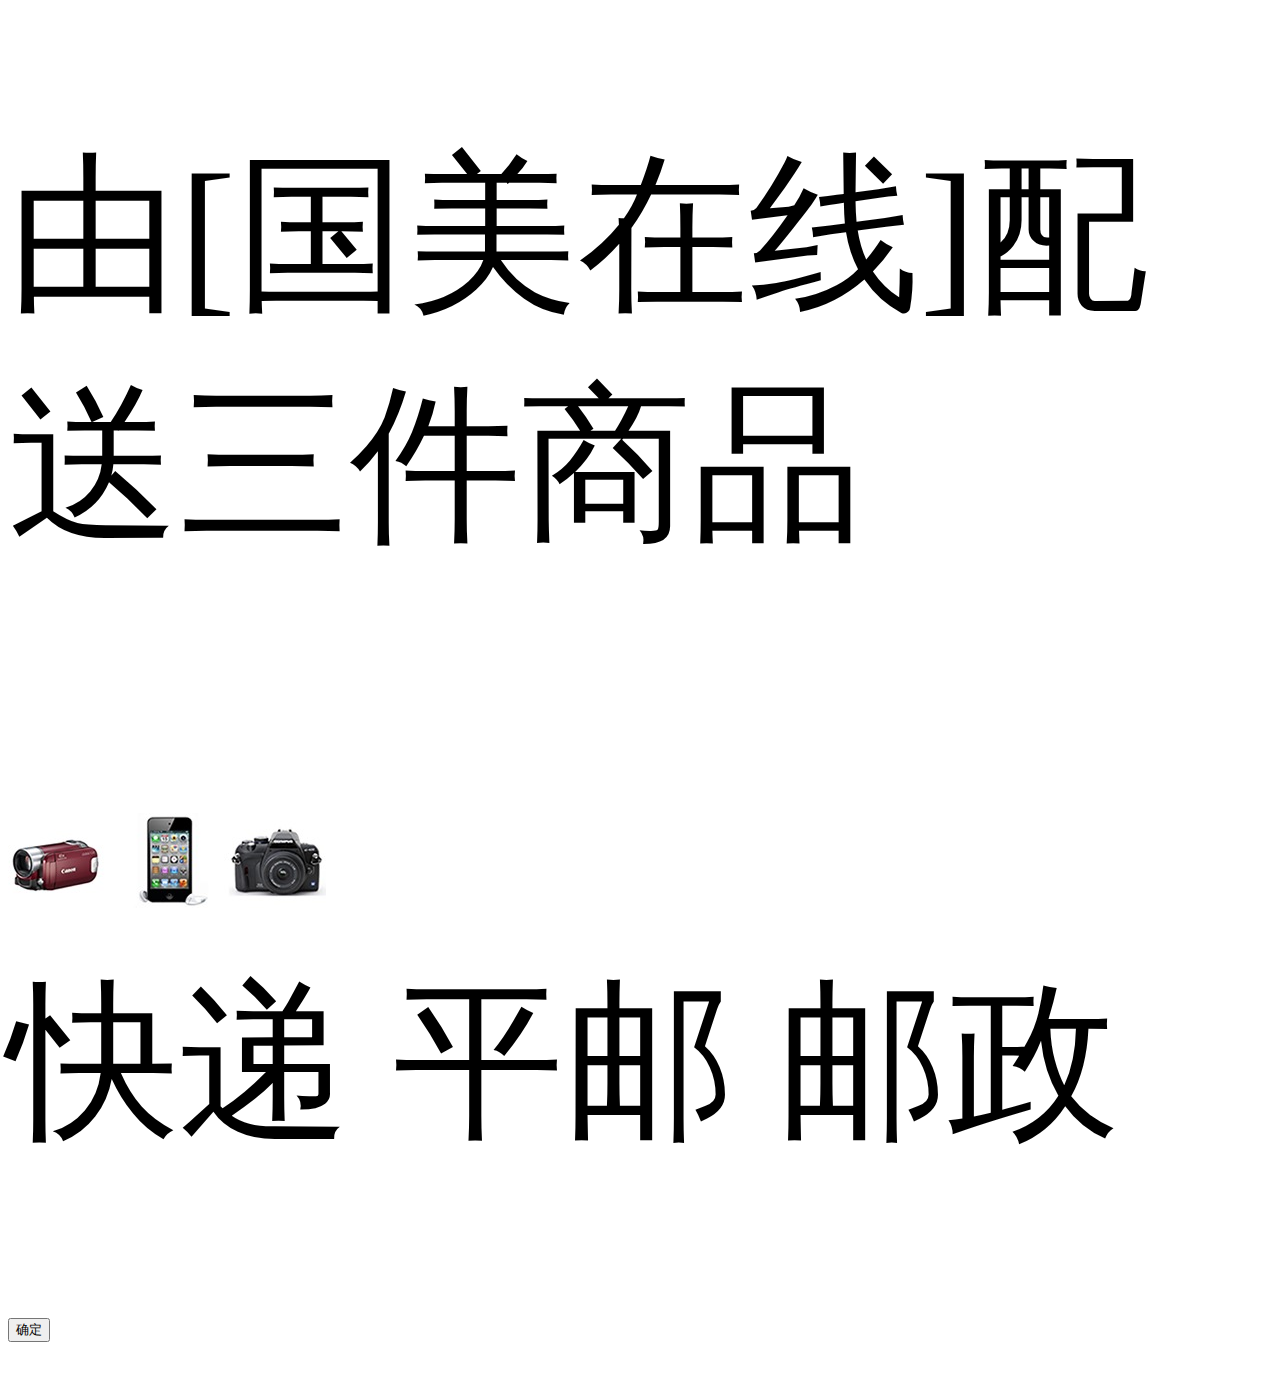
<file: selectSend.html>
<!DOCTYPE html>
<html>
  <head>
    <meta charset="utf-8">
    <meta name="viewport" content="width=device-width,initial-scale=1,user-scalable=no,minimal-ui">
    <title>配送方式</title>
    <link rel="stylesheet" href="./css/font-awesome.min.css">
    <link rel="stylesheet" href="./css/selectSend.css">
    <script src="js/rem.js" charset="utf-8"></script>
  </head>
  <body>

    <div class="header">
      <div class="container">
        <a href="javascript:;" class="goback" id="goback"><img src="./img/left_jiantou.png" alt=""></a>
        <div class="main">
          选择配送方式
        </div>

      </div>

    </div>
    <div>
          <div class="sendTime">
            <p>配送时间</p>
            <div class="whichTime">
              <span class="active">工作日送货</span>
              <span>节假日送货</span>
              <span>时间不限</span>
            </div>
          </div>
          <div class="sendMethod">
            <p class="title">配送方式</p>
            <p class="details">由[国美在线]配送三件商品</p>
            <div class="img">
              <img src="./img/peisong.jpg" alt="">

            </div>
            <div class="whichMethod">
              <span class="active">快递</span>
              <span>平邮</span>
              <span>邮政</span>
            </div>

          </div>



    </div>

    <div class="footer">
      <button id="sure">确定</button>
    </div>

    <script src="js/jquery.min.js" charset="utf-8"></script>
    <script type="text/javascript">
      $(function() {
        $('#goback').click(function() {
          window.history.go(-1);
        });
        $('.sendTime span').click(function() {
          $(this).addClass('active').siblings().removeClass('active')
        });

        $('.sendMethod span').click(function() {
          $(this).addClass('active').siblings().removeClass('active')
        });


        $('#sure').click(function() {
          window.location.href = 'fillOrder.html?sendTime=' + $('.sendTime .active').html() + '&sendMethod=' + $('.sendMethod .active').html();
        });


      })
    </script>

  </body>
</html>
</file>
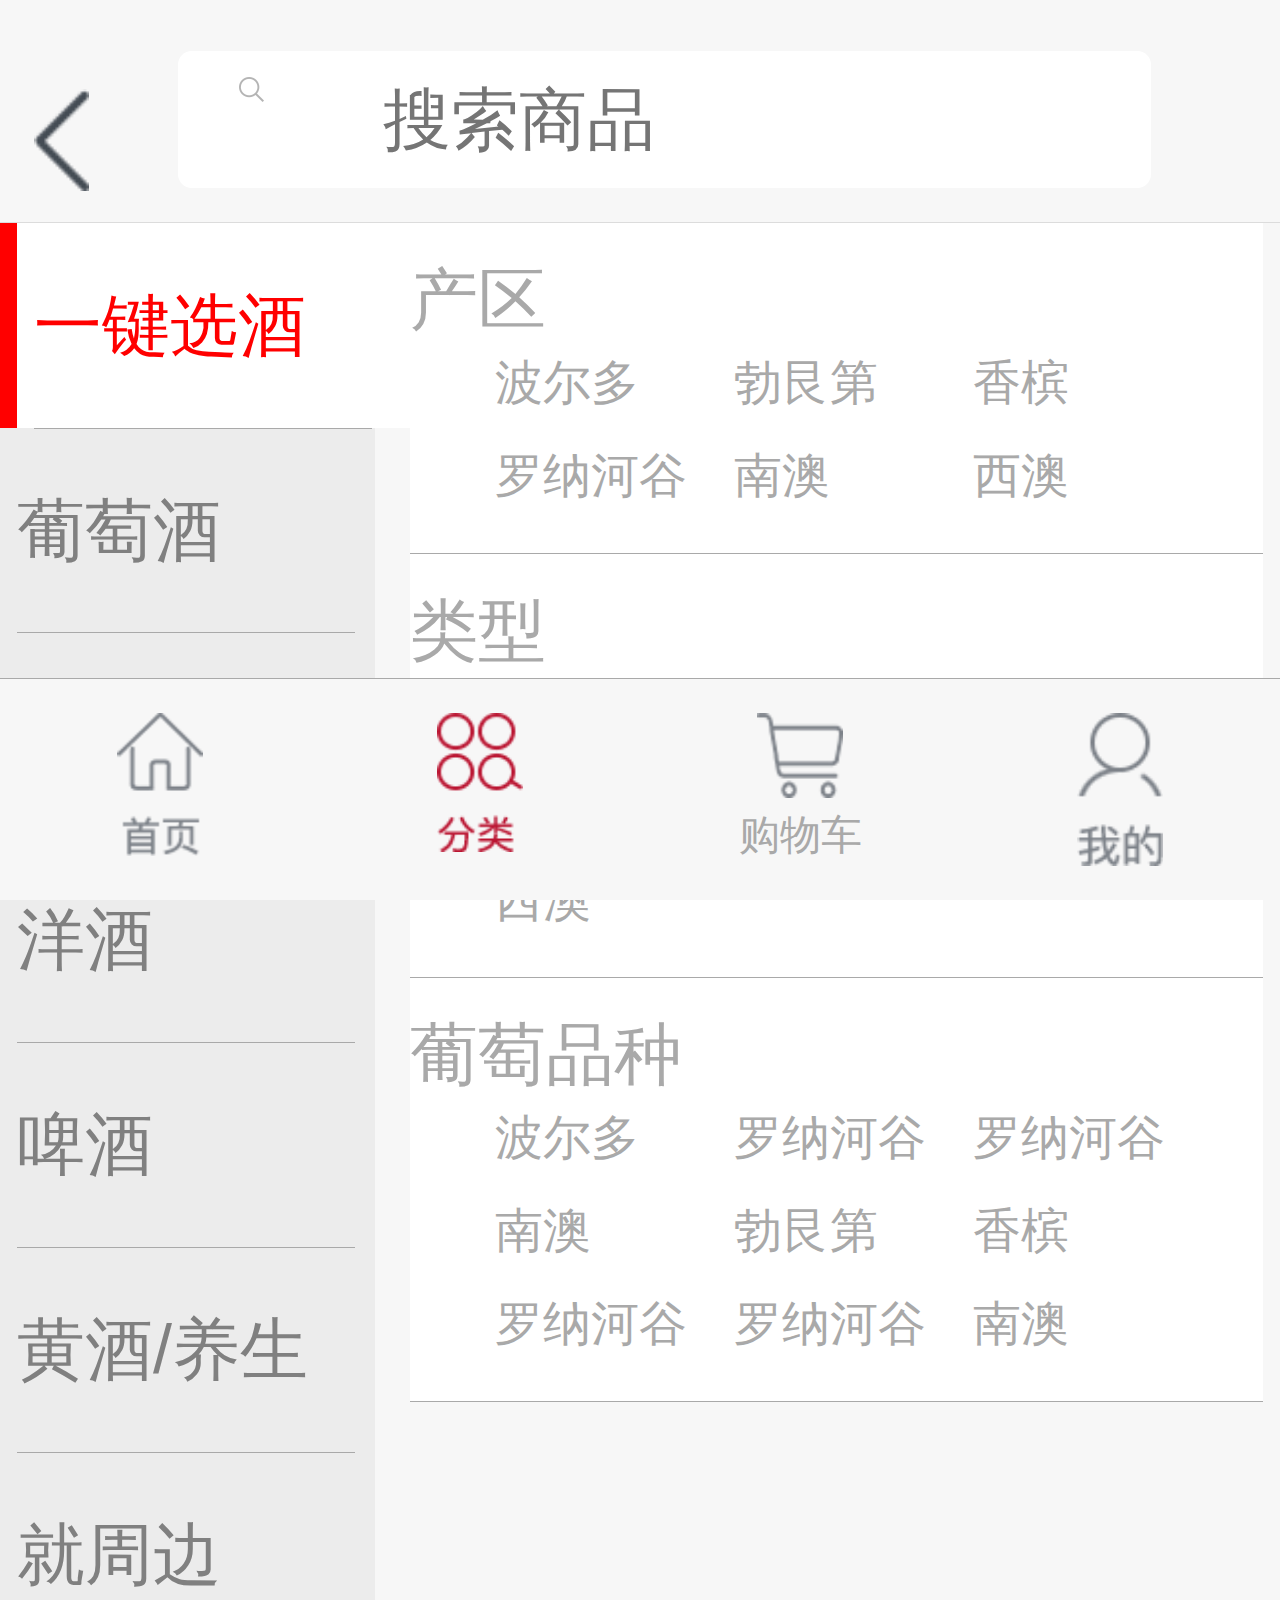
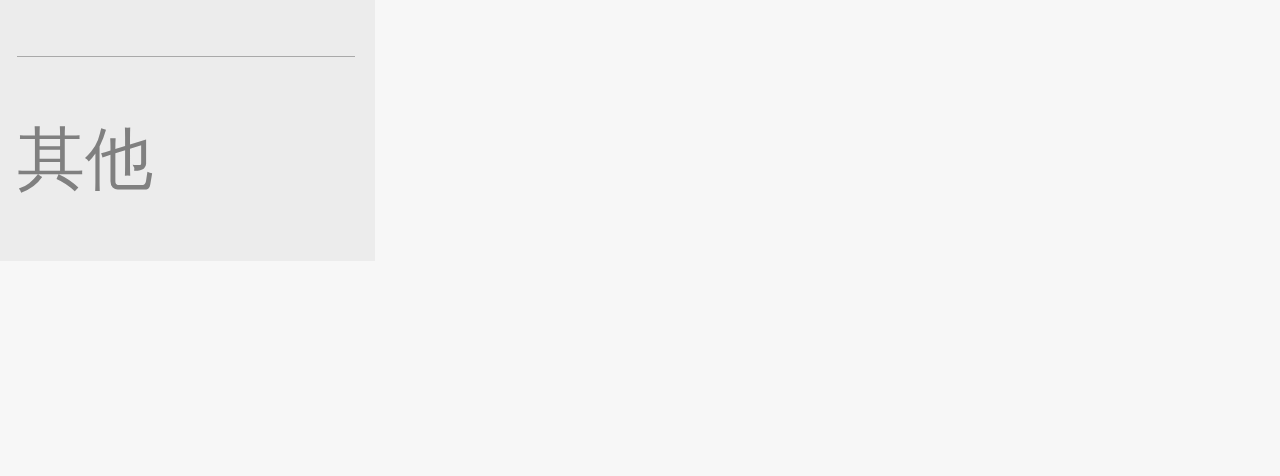
<file: sort.html>
<!DOCTYPE html>
<html>

	<head>
		<meta charset="UTF-8">
		<title>分类</title>
		<meta name="viewport" content="width=device-width,initial-scale=1,minimum-scale=1,maximum-scale=1,user-scalable=no" />
		<title>首页</title>
		<link rel="stylesheet" type="text/css" href="css/normalize.min.css" />
		<link rel="stylesheet" type="text/css" href="css/sort.css" />
		<link rel="stylesheet" type="text/css" href="css/footer.css" />
		<script src="js/jquery.min.js" type="text/javascript" charset="utf-8"></script>
		<script src="js/rem.js" type="text/javascript" charset="utf-8"></script>
	</head>

	<body>
		<header>
			<div class="head">
				<a href="javascript:;" id="goback"><img src="img/left_jiantou.png" /></a>
				<input class="search" type="text" placeholder="搜索商品" />
			</div>
			<img class="searcher" src="img/find.png" />
		</header>
		<section>
			<!--导航栏-->
			<ul class="nav">

				<li class="grape">
					<p class="active">一键选酒</p>
				</li>
				<li>
					<p>葡萄酒</p>
				</li>
				<li>
					<p>白酒</p>
				</li>
				<li>
					<p>洋酒</p>
				</li>
				<li>
					<p>啤酒</p>
				</li>
				<li>
					<p>黄酒/养生</p>
				</li>
				<li>
					<p>就周边</p>
				</li>
				<li>
					<p>其他</p>
				</li>
			</ul>
			<div class="listAll">
				<div class="sorts1 sorts active">
					<!--产区-->
					<div class="area1 area">
						<p>产区</p>
						<ul class="area_sorts1 area_sorts">
							<li>波尔多</li>
							<li>勃艮第</li>
							<li>香槟</li>
							<li>罗纳河谷</li>
							<li>南澳</li>
							<li>西澳</li>
						</ul>
					</div>
					<!--类型-->
					<div class="type1 type">
						<p>类型</p>
						<ul class="type_sorts1 type_sorts">
							<li>勃艮第</li>
							<li>香槟</li>
							<li>罗纳河谷</li>
							<li>南澳</li>
							<li>西澳</li>
							<li>波尔多</li>
							<li>西澳</li>
						</ul>
					</div>
					<!--葡萄品种-->
					<div class="variety1 variety">
						<p>葡萄品种</p>
						<ul class="variety_sorts1 variety_sorts">
							<li>波尔多</li>
							<li>罗纳河谷</li>
							<li>罗纳河谷</li>
							<li>南澳</li>
							<li>勃艮第</li>
							<li>香槟</li>
							<li>罗纳河谷</li>
							<li>罗纳河谷</li>
							<li>南澳</li>
						</ul>
					</div>
				</div>

				<div class="sorts2 sorts">
					<!--产区-->
					<div class="area2 area">
						<p>产区</p>
						<ul class="area_sorts2 area_sorts">
							<li>波尔多</li>
							<li>勃艮第</li>
							<li>香槟</li>
							<li>罗纳河谷</li>
							<li>南澳</li>
							<li>西澳</li>
							<li>波尔多</li>
							<li>勃艮第</li>
							<li>波尔多</li>
							<li>勃艮第</li>
							<li>香槟</li>
							<li>罗纳河谷</li>
							<li>南澳</li>
							<li>西澳</li>
						</ul>
					</div>
					<!--类型-->
					<div class="type2 type">
						<p>类型</p>
						<ul class="type_sorts2 type_sorts">
							<li>波尔多</li>
							<li>勃艮第</li>
							<li>香槟</li>
							<li>罗纳河谷</li>
							<li>南澳</li>
							<li>西澳</li>
							<li>波尔多</li>
							<li>西澳</li>
						</ul>
					</div>
					<!--葡萄品种-->
					<div class="variety2 variety">
						<p>葡萄品种</p>
						<ul class="variety_sorts2 variety_sorts">
							<li>波尔多</li>
							<li>勃艮第</li>
							<li>香槟</li>
							<li>罗纳河谷</li>
							<li>罗纳河谷</li>
							<li>南澳</li>
							<li>西澳</li>
							<li>勃艮第</li>
							<li>香槟</li>
							<li>罗纳河谷</li>
							<li>罗纳河谷</li>
						</ul>
					</div>
				</div>

				<div class="sorts3 sorts">
					<!--产区-->
					<div class="area3 area">
						<p>产区</p>
						<ul class="area_sorts3 area_sorts">
							<li>波尔多</li>
							<li>勃艮第</li>
							<li>香槟</li>
							<li>罗纳河谷</li>
							<li>南澳</li>
							<li>西澳</li>
							<li>波尔多</li>
							<li>勃艮第</li>
							<li>波尔多</li>
							<li>勃艮第</li>
							<li>香槟</li>
							<li>罗纳河谷</li>
							<li>南澳</li>
							<li>西澳</li>
						</ul>
					</div>
					<!--类型-->
					<div class="type3 type">
						<p>类型</p>
						<ul class="type_sorts3 type_sorts">
							<li>波尔多</li>
							<li>勃艮第</li>
							<li>香槟</li>
							<li>罗纳河谷</li>
							<li>南澳</li>
							<li>西澳</li>
							<li>波尔多</li>
							<li>西澳</li>
						</ul>
					</div>
					<!--葡萄品种-->
					<div class="variety3 variety">
						<p>葡萄品种</p>
						<ul class="variety_sorts3 variety_sorts">
							<li>波尔多</li>
							<li>勃艮第</li>
							<li>香槟</li>
							<li>罗纳河谷</li>
							<li>罗纳河谷</li>
							<li>南澳</li>
							<li>西澳</li>
							<li>勃艮第</li>
							<li>香槟</li>
							<li>罗纳河谷</li>
							<li>罗纳河谷</li>
							<li>南澳</li>
							<li>勃艮第</li>
							<li>香槟</li>
							<li>罗纳河谷</li>
							<li>罗纳河谷</li>
							<li>南澳</li>
						</ul>
					</div>
				</div>

				<div class="sorts4 sorts">
					<!--产区-->
					<div class="area4 area">
						<p>产区</p>
						<ul class="area_sorts4 area_sorts">
							<li>波尔多</li>
							<li>勃艮第</li>
							<li>香槟</li>
							<li>罗纳河谷</li>
							<li>南澳</li>
							<li>西澳</li>
							<li>波尔多</li>
							<li>勃艮第</li>
							<li>波尔多</li>
							<li>勃艮第</li>
							<li>香槟</li>
							<li>罗纳河谷</li>
							<li>南澳</li>
							<li>西澳</li>
						</ul>
					</div>
					<!--类型-->
					<div class="type4 type">
						<p>类型</p>
						<ul class="type_sorts4 type_sorts">
							<li>波尔多</li>
							<li>勃艮第</li>
							<li>香槟</li>
							<li>罗纳河谷</li>
							<li>南澳</li>
							<li>西澳</li>
							<li>波尔多</li>
							<li>西澳</li>
						</ul>
					</div>
					<!--葡萄品种-->
					<div class="variety4 variety">
						<p>葡萄品种</p>
						<ul class="variety_sorts4 variety_sorts">
							<li>波尔多</li>
							<li>勃艮第</li>
							<li>香槟</li>
							<li>罗纳河谷</li>
							<li>罗纳河谷</li>
							<li>南澳</li>
							<li>西澳</li>
							<li>勃艮第</li>
							<li>香槟</li>
							<li>罗纳河谷</li>
							<li>罗纳河谷</li>
							<li>南澳</li>
							<li>勃艮第</li>
							<li>香槟</li>
							<li>罗纳河谷</li>
							<li>罗纳河谷</li>
							<li>南澳</li>
						</ul>
					</div>
				</div>

				<div class="sorts5 sorts">
					<!--产区-->
					<div class="area5 area">
						<p>产区</p>
						<ul class="area_sorts5 area_sorts">
							<li>波尔多</li>>
							<li>勃艮第</li>
							<li>香槟</li>
							<li>罗纳河谷</li>
							<li>南澳</li>
							<li>西澳</li>
						</ul>
					</div>
					<!--类型-->
					<div class="type5 type">
						<p>类型</p>
						<ul class="type_sorts5 type_sorts">
							<li>波尔多</li>
							<li>勃艮第</li>
							<li>香槟</li>
							<li>罗纳河谷</li>
							<li>南澳</li>
							<li>西澳</li>
							<li>波尔多</li>
							<li>西澳</li>
						</ul>
					</div>
					<!--葡萄品种-->
					<div class="variety5 variety">
						<p>葡萄品种</p>
						<ul class="variety_sorts5 variety_sorts">
							<li>波尔多</li>
							<li>勃艮第</li>
							<li>香槟</li>
							<li>罗纳河谷</li>
							<li>罗纳河谷</li>
							<li>南澳</li>
							<li>西澳</li>
							<li>勃艮第</li>
							<li>香槟</li>
							<li>罗纳河谷</li>
							<li>罗纳河谷</li>
							<li>南澳</li>
							<li>勃艮第</li>
							<li>香槟</li>
							<li>罗纳河谷</li>
							<li>罗纳河谷</li>
							<li>南澳</li>
						</ul>
					</div>
				</div>

				<div class="sorts6 sorts">
					<!--产区-->
					<div class="area6 area">
						<p>产区</p>
						<ul class="area_sorts6 area_sorts">
							<li>波尔多</li>
							<li>勃艮第</li>
							<li>香槟</li>
							<li>罗纳河谷</li>
							<li>南澳</li>
							<li>西澳</li>
							<li>波尔多</li>
							<li>勃艮第</li>
							<li>波尔多</li>
							<li>勃艮第</li>
							<li>香槟</li>
							<li>罗纳河谷</li>
							<li>南澳</li>
							<li>西澳</li>
						</ul>
					</div>
					<!--类型-->
					<div class="type6 type">
						<p>类型</p>
						<ul class="type_sorts6 type_sorts">
							<li>波尔多</li>
							<li>勃艮第</li>
							<li>香槟</li>
							<li>罗纳河谷</li>
							<li>南澳</li>
							<li>西澳</li>
							<li>波尔多</li>
							<li>西澳</li>
						</ul>
					</div>
					<!--葡萄品种-->
					<div class="variety6 variety">
						<p>葡萄品种</p>
						<ul class="variety_sorts6 variety_sorts">
							<li>波尔多</li>
							<li>勃艮第</li>
							<li>香槟</li>
							<li>罗纳河谷</li>
							<li>罗纳河谷</li>
							<li>南澳</li>
							<li>西澳</li>
							<li>勃艮第</li>
							<li>香槟</li>
							<li>罗纳河谷</li>
							<li>罗纳河谷</li>
							<li>南澳</li>
							<li>勃艮第</li>
							<li>香槟</li>
							<li>罗纳河谷</li>
							<li>罗纳河谷</li>
							<li>南澳</li>
						</ul>
					</div>
				</div>

				<div class="sorts7 sorts">
					<!--产区-->
					<div class="area7 area">
						<p>产区</p>
						<ul class="area_sorts7 area_sorts">
							<li>波尔多</li>
							<li>勃艮第</li>
							<li>香槟</li>
							<li>罗纳河谷</li>
							<li>南澳</li>
							<li>西澳</li>
							<li>波尔多</li>
							<li>勃艮第</li>
							<li>波尔多</li>
							<li>勃艮第</li>
							<li>香槟</li>
							<li>罗纳河谷</li>
							<li>南澳</li>
							<li>西澳</li>
						</ul>
					</div>
					<!--类型-->
					<div class="type7 type">
						<p>类型</p>
						<ul class="type_sorts7 type_sorts">
							<li>波尔多</li>
							<li>勃艮第</li>
							<li>香槟</li>
							<li>罗纳河谷</li>
							<li>南澳</li>
							<li>西澳</li>
							<li>波尔多</li>
							<li>西澳</li>
						</ul>
					</div>
					<!--葡萄品种-->
					<div class="variety7 variety">
						<p>葡萄品种</p>
						<ul class="variety_sorts7 variety_sorts">
							<li>波尔多</li>
							<li>勃艮第</li>
							<li>香槟</li>
							<li>罗纳河谷</li>
							<li>罗纳河谷</li>
							<li>南澳</li>
							<li>西澳</li>
							<li>勃艮第</li>
							<li>香槟</li>
							<li>罗纳河谷</li>
							<li>罗纳河谷</li>
							<li>南澳</li>
							<li>勃艮第</li>
							<li>香槟</li>
							<li>罗纳河谷</li>
							<li>罗纳河谷</li>
							<li>南澳</li>
						</ul>
					</div>
				</div>

				<div class="sorts8 sorts">
					<!--产区-->
					<div class="area8 area">
						<p>产区</p>
						<ul class="area_sorts8 area_sorts">
							<li>波尔多</li>
							<li>勃艮第</li>
							<li>香槟</li>
							<li>罗纳河谷</li>
							<li>南澳</li>
							<li>西澳</li>
							<li>波尔多</li>
							<li>勃艮第</li>
							<li>波尔多</li>
							<li>勃艮第</li>
							<li>香槟</li>
							<li>罗纳河谷</li>
							<li>南澳</li>
							<li>西澳</li>
						</ul>
					</div>
					<!--类型-->
					<div class="type8 type">
						<p>类型</p>
						<ul class="type_sorts8 type_sorts">
							<li>波尔多</li>
							<li>勃艮第</li>
							<li>香槟</li>
							<li>罗纳河谷</li>
							<li>南澳</li>
							<li>西澳</li>
							<li>波尔多</li>
							<li>西澳</li>
						</ul>
					</div>
					<!--葡萄品种-->
					<div class="variety8 variety">
						<p>葡萄品种</p>
						<ul class="variety_sorts8 variety_sorts">
							<li>波尔多</li>
							<li>勃艮第</li>
							<li>香槟</li>
							<li>罗纳河谷</li>
							<li>罗纳河谷</li>
							<li>南澳</li>
							<li>西澳</li>
							<li>勃艮第</li>
							<li>香槟</li>
							<li>罗纳河谷</li>
							<li>罗纳河谷</li>
							<li>南澳</li>
							<li>勃艮第</li>
							<li>香槟</li>
							<li>罗纳河谷</li>
							<li>罗纳河谷</li>
							<li>南澳</li>
						</ul>
					</div>
				</div>
			</div>
		</section>
		<footer>
			<a href="index.html" class="first_page flex">
				<img class="first_page" src="img/first_page.png"/>
				<!--<img class="first_page1 show0" src="img/first_page1.png"/>-->
			</a>
			<a href="sort.html" class="sort flex">
				<!--<img src="img/label.png"/>-->
				<img class="label1" src="img/label1.png"/>
			</a>
			<a href="shoppongCart.html" class="shop_car">
				<img class="car" src="img/shopping_car.png"/>
				<p>购物车</p>
			</a>
			<a href="personalCenter.html" class="my flex">
				<img src="img/my.png"/>
				<!--<img class="my1" src="img/my1.png"/>-->
			</a>
		</footer>
	</body>
	<script src="js/sort.js" type="text/javascript" charset="utf-8"></script>
</html>
</file>
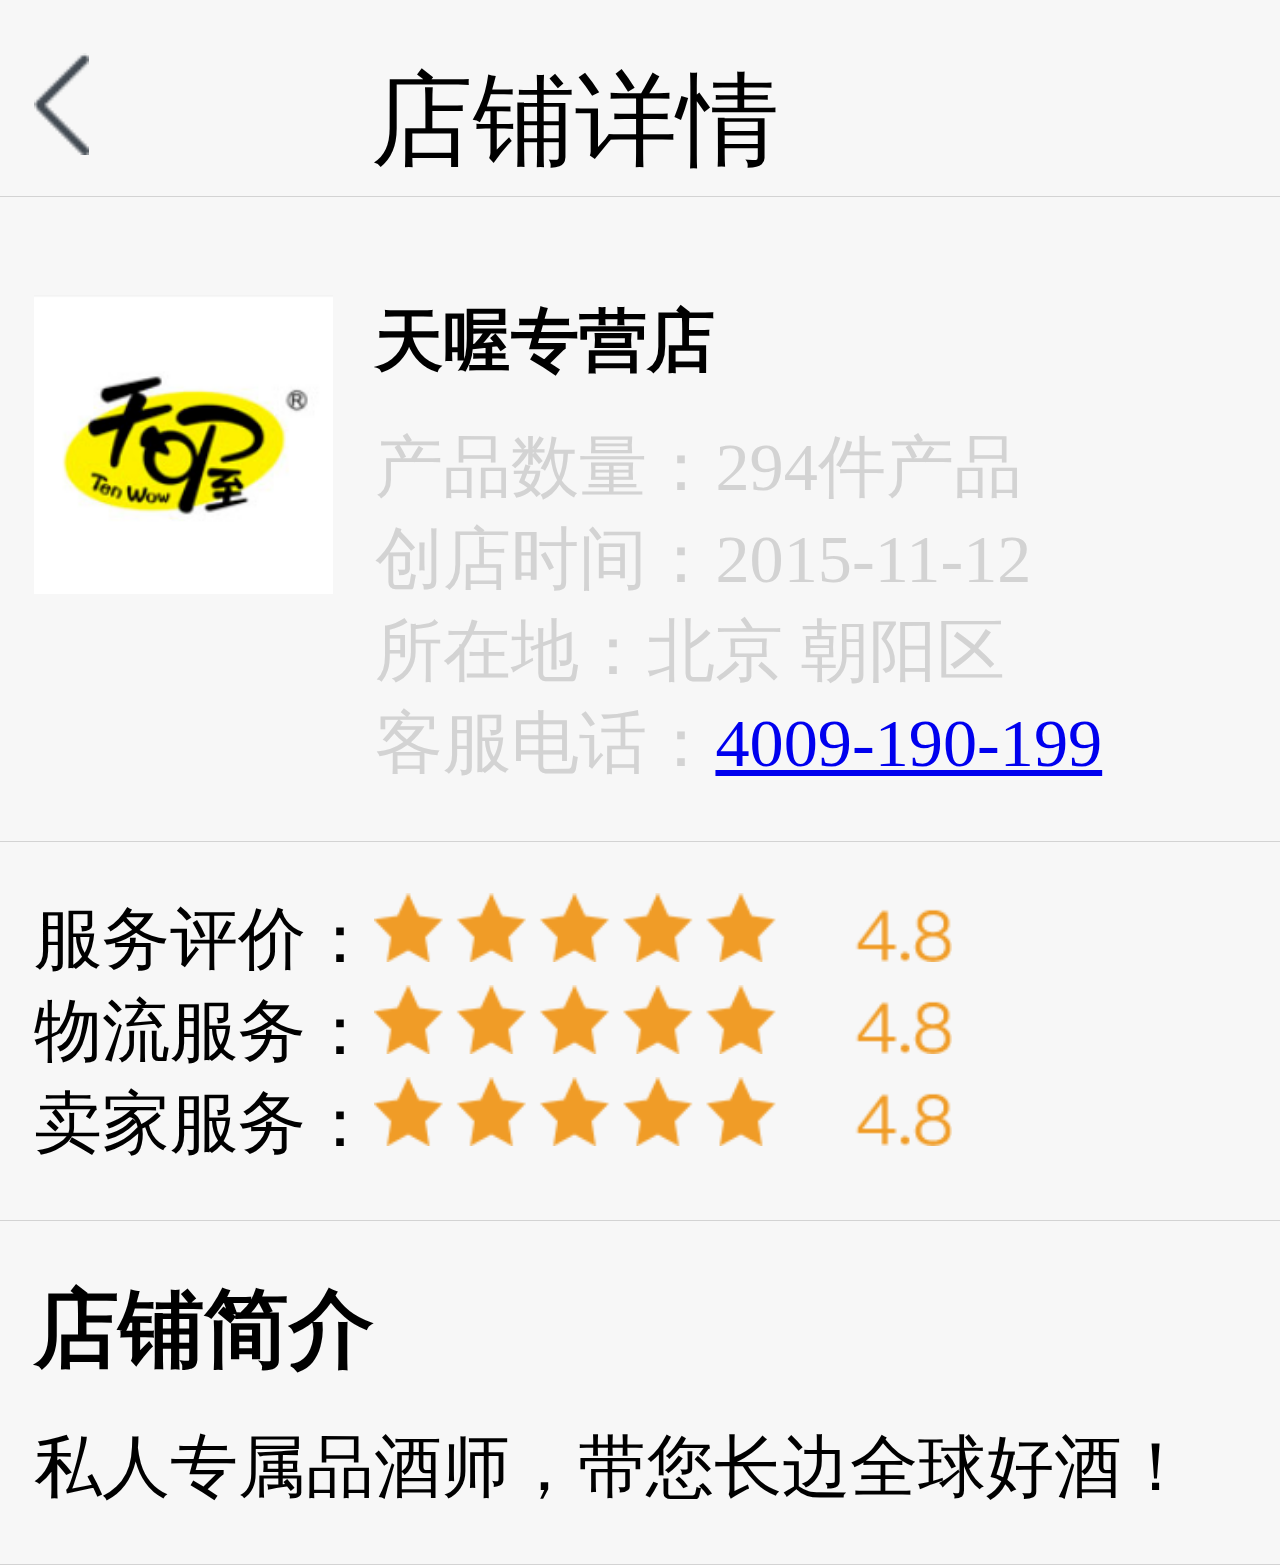
<file: store_details.html>
<!DOCTYPE html>
<html>
	<head>
		<meta charset="UTF-8">
		<meta name="viewport" content="width=device-width,initial-scale=1,minimum-scale=1,maximum-scale=1,user-scalable=no" />
		<title>店铺详情</title>
		<link rel="stylesheet" type="text/css" href="css/store_details.css"/>
		<script src="js/jquery.min.js" type="text/javascript" charset="utf-8"></script>
		<script src="js/rem.js" type="text/javascript" charset="utf-8"></script>
	</head>
	<body>
		<header>
			<div class="title">
				<img id="goback" src="img/left_jiantou.png"/>
				<span>店铺详情</span>
			</div>
		</header>
		<section>
			<ul>
				<li>
					<img class="tianwo" src="img/tianwo2.png"/>
					<div class="dian">
						<h4>天喔专营店</h4>
						<p>产品数量：294件产品</p>
						<p>创店时间：2015-11-12</p>
						<p>所在地：北京 朝阳区</p>
						<p>客服电话：<a href="###">4009-190-199</a></p>
					</div>
				</li>
				<li>
					<div class="pingjia">
						<p>服务评价：<img src="img/5xing.png" /></p>
						<p>物流服务：<img src="img/5xing.png" /></p>
						<p>卖家服务：<img src="img/5xing.png" /></p>
					</div>
				</li>
				<li>
					<div class="jianjie"> 
						<h3>店铺简介</h3>
						<p>私人专属品酒师，带您长边全球好酒！</p>
					</div>
				</li>
			</ul>
			
		</section>
	</body>
	<script type="text/javascript">
		$(function(){
			$('#goback').click(function(){
		history.go(-1);
	});
		});
	</script>
</html>
</file>
<file: css/index.css>
*{
	margin: 0;
	padding: 0;
	border: 0;
}
a{
	color: black;
}
body{
	background-color: rgb(247,247,247);
}
#title{
	width: 100%;
	height: 1.28rem;
	background-color: darkred;
	position: fixed;
	top: 0;
	left: 0;
	z-index: 10;
}
.titleImg{
	width: 0.32rem;
	height: 0.76rem;
	margin: 0.2rem 0.42rem 0.3rem 0.26rem;
}
.search_case{
	width:4.4rem;
	height:0.58rem;
	border-radius: 0.08rem;
	margin-top: 0.56rem;
	padding-left: 0.8rem;
}
.search_button{
	width: 0.25rem;
	height: 0.25rem;
	position: absolute;
	top: 0.75rem;
	left: 1.35rem;
}
#title a{
	color: white;
	margin-left: 0.2rem;
}
section{
	width: 100%;
	margin-top: 1.28rem;
}
.lunbo{
	width: 100%;
	height: 3rem;
}
.img1{
	width: 100%;
	height: 100%;
}
.movable{
	width: 80%;
	margin: 0 auto;
	display: flex;
	justify-content: space-between;
	margin-top: 0.4rem;
}
.movable img{
	width: 1.1rem;
	height: 1.1rem;
}
.sift,.recommend{
	width: 85%;
	height: 0.6rem;
	margin: 0.2rem auto;
	display: flex;
	justify-content: space-between;
}
.sift span,.recommend span{
	display: inline-block;
	width: 2rem;
	height: 1px;
	margin-top: 0.3rem;
	background-color: gainsboro;
}
.sift p,.recommend p{
	display: inline-block;
	font-size: 0.4rem;
	line-height: 0.6rem;
	color: darkgray;
}
.commend{
	width: 90%;
	margin: 0 auto;
	overflow: hidden;
}
.commend1{
	width: 3.6rem;
	float: left;
	background-color: white;
}
.maotai{
	
	 float: right;
	 position: relative;
}
.commend2{
	width: 3rem;
	height: 2.6rem;
}
.jiage{
	text-align: center;
	width: 2rem;
	position: absolute;
	bottom: 0.1rem;
	left: 0.6rem;
}
.p1,.p2{
	font-size: 0.18rem;
}
.p2{
	color: red;
}
.groom{
	width: 90%;
	margin: 0.1rem auto;
}
.groom img{
	width: 100%;
	height: 2rem;
	margin-bottom: 0.1rem;
}
.recommend_test{
	width: 90%;
	margin: 0 auto;
	overflow: hidden;
}
.test1,.test2{
	width: 3.3rem;
	height: 3.4rem;
	float: left;
	margin: 0 0.06rem 0.06rem 0;
	padding-top: 0.05rem;
	text-align: center;
	background-color: white;
}
.test1 img,.test2 img{
	width: 2rem;
	height: 2rem;
}
.introduce{
	width: 80%;
	margin: 0 auto;
	margin-top: 0.2rem;
	text-align: left;
}
.introduce1{
	display: inline-block;
	font-size: 0.18rem;
	width: 100%;
	white-space:nowrap;
	overflow:hidden;
	text-overflow:ellipsis;
}
.introduce2{
	color: red;
	font-size: 0.3rem;
}
</file>
<file: css/footer.css>
footer{
	width: 100%;
	border-top: 0.01rem solid darkgray;
	position: fixed;
	bottom: 0;
	left: 0;
	display: flex;
	font-size: 0;
	flex-direction: row;
	justify-content: space-around;
	background-color: rgb(247,247,247);
	padding: 0.2rem 0;
}
footer a{
	color: black;
}
footer .flex{
	width: 0.8rem;
	text-align: center;
}
footer .flex img{
	width: 0.5rem;
}
section{
	margin-bottom: 1.26rem;
}
footer .shop_car{
	width: 0.8rem;
	text-align: center;
}
footer .shop_car img{
	width: 0.5rem;
	height: 0.5rem;
	margin-bottom:0.07rem;
}
 footer .shop_car p{
	padding:0;
	margin:0;
	font-size:0.24rem;
	color: darkgray;
}
</file>
<file: css/editorAddress.css>
*{
  margin: 0;
  padding: 0;
}

header{
  position: fixed;
  top: 0;
  left: 0;
  width: 100%;
  border-bottom: 2px solid rgb(225,225,225);
  box-sizing: border-box;
  z-index: 2;
}
.container {
  width: 100%;
  height: 0.9rem;
  background: rgb(239,239,239);
}
.goback{
  float: left;
  width: 0.8rem;
  line-height: 0.9rem;
  text-align: center;
  /* background: red; */
}
.goback img{
  width: 0.3rem;
  height: 0.4rem;
  margin-bottom: 0.15rem;
}

.main{
  text-align: center;
  font-size: 0.44rem;
  line-height: 0.9rem;
  margin: 0 0.8rem;
  font-weight: 200;
  /* background: lime; */
}
.logout{
  float: right;
  font-size: 0.5rem;
  line-height: 0.9rem;
  width: 1rem;
  text-align: center;
  color: rgb(131, 133, 136);
  /* background: blue; */
}

/* section 保存收货店址 */
.left{
  float: left;
}
.right{
  float: right;
}


.clearfix:before,.clearfix:after{
  display: table;
  content: '';
}
.clearfix:after{
  clear: both;
}
body{
  margin-top: 0.9rem;
  background: rgb(241,241,241);
}
input{
  outline: none;
}

section form{
  background: #fff;
  padding-left: 0.2rem;
}

section form p,section form .default{
  /* background: red; */
  height: 1.2rem;
  border-bottom: 1px solid rgb(241,241,241);
}

section form p.detailed{
  height: 1.6rem;
  /* width: 5rem; */

}

section form p.detailed textarea{
  margin-top: 0.2rem;
  width: 5rem;
  max-height: 1.4rem;
  /* background: blue; */
  font-size: 0.4rem;
  color: rgb(74,74,74);
  font-weight: 200;
  overflow: hidden;
  resize: none;
}

section form p.detailed textarea:focus{
  outline: none;
}



section form .mode{
  float: left;
  width: 1.8rem;
  /* background: blue; */
  line-height: 1.2rem;
  display: inline-block;
  font-size: 0.38rem;
  color: rgb(163,163,163);
  font-weight: 100;
}
section form .default .defaultAddress{
  float: left;
  /* background: blue; */
  line-height: 1.2rem;
  display: inline-block;
  font-size: 0.38rem;
  color: rgb(163,163,163);
  font-weight: 100;
  vertical-align: middle;
}

section form>p input{
  vertical-align: middle;
  float: left;
  line-height: 1.2rem;
  border: none;
  font-size: 0.4rem;
  font-weight: 200;
  width: 5rem;
  padding-left: 0.2rem;

  /* background: red; */
}
section form>p input:focus{
  outline: none;
}

.area .areaOne{
  float: left;
  width: 4.2rem;
  padding-left: .2rem;
  line-height: 1.2rem;
  font-size: 0.4rem;
  font-weight: 200;
  white-space: nowrap;
  overflow: hidden;
  text-overflow: ellipsis;
}

.area i.right{
  /* background: red; */
  line-height: 1.2rem;
  width: 1rem;
  text-align: center;
}

.default .box{
  float: right;
  /* background: blue; */
  height: 1.2rem;
  line-height: 1.2rem;
  margin-right: 0.2rem;
}



.a{
  display: none;
}
.animate{
  width: 1.4rem;
  height:0.8rem;
  line-height: 0.8rem;
  /* border:3px solid lemonchiffon; */
  border-radius: 0.6rem;
  display: inline-block;
  line-height: 40px;
  background: gray;
  position: relative;
/*   transition: all 1s; */
}
.animate:before{
  content: '';
  margin-left: 10px;
  color: green;
  font-size: 30px;
}
.animate:after{
  content: '';
  color: white;
  font-size: 25px;
  margin-left: 0.3rem;
}
.block{
  width:0.8rem;
  height: 0.8rem;
  line-height: 0.75rem;
  display: inline-block;
  background: white;
  position: absolute;
  left:0;
  border-radius: 50%;
  top:0;
  /* transition: all .5s ease; */
}
.a:checked +label .block{
  left:0.6rem;
  /* background: green; */
}
.a:checked +label .animate{
  background: red;
}





footer{
  margin-top: 1rem;
  position: relative;
  width: 100%;
  height: 1.4rem;
}
footer button{
  position: absolute;
  left: 0;
  top:0;
  right: 0;
  bottom: 0;
  margin: auto;
  width: 7.1rem;
  height: 1rem;
  background: red;
  border: none;
  font-size: 0.4rem;
  color: #fff;
  border-radius: 5px;
}

footer button:focus{
  outline: none;
}

.phone input.active{
  color: red;
  /* border: 1px solid red; */
}

footer button.disable{
  color: gray;
  background: rgb(168,2,39);
  cursor: not-allowed;
}


/* 侧边栏的样式书写 */
aside{
  width: 100%;
  height: 100%;
  background: rgba(103,103,103,0.6);
  position: relative;
  display: none;
  position: absolute;
  right: -7.5rem;
  top: 0;
  z-index: 10;
  overflow: hidden;
  transition: all 2s linear;
}
.city{
  position: absolute;
  width: 6.5rem;
  height: 100%;
  right: 0;
  top: 0rem;
  background: #fff;
  border: 1px solid gray;
  box-shadow: 1px 1px 2px gray;


}
.city select{
  width: 100%;
  height: 1rem;
  /* background: lime; */
  position: relative;
  font-size: 0.32rem;
  padding: 0;
  border: none;
  text-align: center;
}

.city select:focus{
  outline: none;
}

.city select option{
  text-align: center;
}

.error::-webkit-input-placeholder {
color:red;
}
:-moz-placeholder {
color:#999;
}
::-moz-placeholder {
color:#999;
}
:-ms-input-placeholder {
color:#999;
}
</file>
<file: css/fillOrder.css>
*{
  margin: 0;
  padding: 0;
}
header{
  position: fixed;
  left: 0;
  top: 0;
  z-index: 10;
  width: 100%;
}
a{
  text-decoration: none;
}
section{
  position:fixed;
  top:0.9rem;
  bottom:1rem;
  width:100%;
  overflow:scroll;
  z-index: 1;
  background: rgb(241,241,241);
}


.container {

  width: 100%;
  height: 0.9rem;
  background: rgb(239,239,239);
  border-bottom: 2px solid rgb(229,229,229);
}
.goback{
  float: left;
  width: 0.8rem;
  line-height: 0.9rem;
  text-align: center;

  /* background: red; */
}
.goback img{
  width: 0.3rem;
  height: 0.4rem;
  margin-bottom: 0.15rem;
}

.main{
  text-align: center;
  font-size: 0.44rem;
  line-height: 0.9rem;
  margin: 0 0.8rem;
  font-weight: 200;
  /* background: lime; */
}
.logout{
  float: right;
  font-size: 0.36rem;
  line-height: 0.9rem;
  width: 1.5rem;
  text-align: center;
  color: rgb(131, 133, 136);
  /* background: blue; */
}

/* section 的样式书写 */

section{
  background: rgb(241,241,241);
}
address{
  position: relative;
  background: #fff;
  height: 1.7rem;
}
address>img{
  position: absolute;
  left: 0;
  bottom: 0;
  width: 100%;
}
.left{
  float: left;
}
.right{
  float: right;
}
.clearfix:before,.clearfix:after{
  display: table;
  content: '';
}
.clearfix:after{
  clear: both;
}
address{
  margin-bottom: 0.3rem;
}
address .addressInfo{
 width: 80%;
 padding: 0.2rem;
 box-sizing: border-box;
}
address .addressInfo .people{
  font-size: 0.32rem;
  width: 100%;
}
address .addressInfo .people span{
  display: inline-block;
  width: 2.3rem;
  white-space: nowrap;
  overflow: hidden;
  text-overflow: ellipsis;
}
address .addressInfo .sendTarget{
  font-size: 0.26rem;
  width: 100%;
}
address .addressInfo .sendTarget .moren{
  display: none;
  /* padding: 0.1rem; */
  border: 1px solid red;
  color: red;
}
address .addressInfo .sendTarget span.true{
  display: inline-block;
}

i.right{
  width: 10%;
  text-align: center;
  font-size: 0.8rem;
  font-weight: 200;
  color: rgb(140,145,150);
}

address i.right{
  line-height: 1.7rem;
}

.shopItem{
  background: #fff;
  height: 1.3rem;auto;
  margin-bottom: 0.3rem;
}
.shopItem .shopImg{
  width:20%;
  height: 1.3rem;
  line-height: 1.6rem;
  /* background: red; */
  text-align: center;
}
.shopItem .shopImg>img{
  width: 1rem;

}
.shopInfo{
  width: 40%;
  height: 1.3rem;
  padding: 0.2rem 0;
  /* background: blue; */
  box-sizing: border-box;
  overflow: hidden;
  display: block;
}
.shopInfo>p{
  overflow : hidden;
  text-overflow: ellipsis;
  display: -webkit-box;
  -webkit-line-clamp: 2;
  -webkit-box-orient: vertical;
  font-size: 0.32rem;
  color: rgb(189,189,189);
}
/* #rightList{
  background: red;
} */

.shopItem .right{

  width: 10%;
  text-align: center;
  font-size: 0.8rem;
  font-weight: 200;
  line-height: 1.3rem;
  color: rgb(140,145,150);
}
.shopItem .priceAndNum{
  width: 25%;
  /* background: red; */
  height: 1.3rem;
}
.shopItem .priceAndNum p{
  text-align: right;
  /* background: blue; */
  line-height: 0.45rem;
  font-size: 0.32rem;
  margin-top: 0.21rem;
}

.which{
  height:4rem;
  background: #fff;
  padding-left: 0.15rem;
  margin-bottom: 0.3rem;
}
.which > a{
  display: block;
  width: 100%;
  font-size: 0.38rem;
}
.which > a>.title{
  color: rgb(142,142,142);
  font-weight: 200;
}
.which .payWhich{
  height: 0.9rem;
  line-height: 0.9rem;
  border-bottom: 1px solid rgb(239,239,239);
}
.which .payWhich i.right{
  line-height: 0.9rem;
}
.which .payWhich span.right{
  font-weight: 200;
  color: rgb(74,74,74);
  font-size: 0.32rem;
}
.which .sendWhich{
  box-sizing: border-box;
  border-bottom: 1px solid rgb(239,239,239);
}

.which .twoLine{
  height: 1.6rem;
}
.which .twoLine .title{
  line-height: 1.6rem;
}

.which .twoLine .mode{
  /* background: red; */
  height: 1.6rem;
  box-sizing: border-box;
  padding-top: 0.32rem;
}
.which .twoLine .mode p{
  text-align: right;
  font-weight: 200;
  color: rgb(74,74,74);
  font-size: 0.32rem;
}
.which .twoLine i.right{
  line-height: 1.6rem;
}



.remarks{
  background: #fff;
  height: 1.8rem;
  padding-left: 0.15rem;
  font-size: 0;
  margin-bottom: 0.3rem;
}

.remarks p{
  font-size: 0.4rem;
  color: rgb(142,142,142);
  font-weight: 200;
  line-height: 0.8rem;
  /* background: red; */
}
.remarks input{
  width: 95%;
  height: 0.8rem;
  border: 1px solid rgb(225,225,225);
  padding-left: 10px;
  font-size: 0.3rem;
}

.remarks input:focus{
  outline: none;
}

/* 商品总计 */
.shopAcounts {
  height: 1.3rem;
  background:#fff;
  box-sizing: border-box;
  padding: 0.1rem 0.15rem;

}
.shopAcounts p{
  height: 0.65rem;
}
.shopAcounts p .one{
  font-size: 0.3rem;
  color: rgb(142,142,142);
}
.shopAcounts p .oneMoney{
  font-size: 0.3rem;
  color: rgb(58,58,58);
}

footer{
  position: fixed;
  left: 0;
  bottom: 0;
  border-top: 1px solid rgb(228,228,228);
  width: 100%;
  position: fixed;
  left: 0;
  bottom: 0;
  background: #fff;
  height: 1rem;
  line-height: 1rem;
}
footer p{
  font-size: 0.4rem;
  text-align: right;
}
footer p .pay{
  font-size: 0.36rem;
  font-weight: 200;
  color: red;
  padding: 0 0.2rem;
  box-sizing: border-box;
}

footer .submit{
  float: right;
  width: 2rem;
  height: 1rem;
  background: red;
  text-align: center;
  text-decoration: none;
  color: #fff;
  font-weight: 200;
}


/* 侧边栏 */

aside{
  display: none;
  position: absolute;
  left: 0;
  top: 0;
  z-index: 10;
  width: 100%;
  height: 100%;
  overflow-y: auto;
  background: rgba(83,83,83,0.6);

}
aside .shoppingList{
  position: absolute;
  right: -10rem;
  top: 0;
  width: 90%;
  background: #fff;
  padding-bottom: 0.5rem;
}


aside .shoppingList i{
  position: absolute;
  right: 0;
  top: 0;
  line-height: 0.9rem;
  /* background: red; */
  width: 1rem;
  text-align: center;
  font-weight: 100;
  font-size: 0.6rem;

}

aside .shopping{
  width: 100%;
  height: auto;
}

aside .shoppingList .asideTitle{
  line-height: 0.9rem;
  font-size: 0.5rem;
  color: rgb(41,41,41);
  background: #fff;
  font-weight: 200;
  padding-left: 0.3rem;
  position: fixed;
  right: -10rem;
  top: 0;
  width: 90%;
  box-sizing: border-box;
  /* border-bottom: 1px solid rgb(174,174,174); */
}



aside .list .shopName{
  height: 1rem;
  line-height: 1rem;
  padding-left: 0.3rem;
  border-bottom: 2px solid rgb(237,237,237);
  background: rgb(241,241,241);
  /* box-sizing: border-box; */
}
aside .list .shopName .name{
  font-size: 0.36rem;
  color: rgb(72,72,72);
  vertical-align: middle;
  font-weight: 200;
  line-height: 1rem;
}
aside .list .shopName .editor{
  font-size: 0.34rem;
  color: rgb(128,128,128);
  float: right;
  padding-right: 0.4rem;
  /* background: red; */
}



.list-item{
  list-style: none;
  margin: 0;
  padding: 0;
}
.clearfix:before,.clearfix:after{
  display: table;
  content: '';
}
.clearfix:after{
  clear: both;
}
.list-item li{
  /* width: 100%; */
  height: 2.3rem;
  /* background: blue; */
  /* padding: 0.2rem 0.1rem; */
  box-sizing: border-box;
}
.left{
  float: left;
}
.right{
  float: right;
}

.list-item .shopImg{
  /* background: red; */
  /* box-sizing: border-box; */
}
.list-item .shopImg img{
  margin-top: 0.2rem;
  margin-left: 0.2rem;
  width: 1.7rem;
  /* line-height: 2.15rem; */
  /* vertical-align: middle; */
}

.list-item .shopDetails{
  padding:0 0 0 0.2rem;
  /* background: green; */
  height: 2.3rem;
}
.shopDetails .shopDescript{
  width: 4.4rem;
  height: 1.3rem;
  /* background: lime; */
  margin-top: 0.3rem;
}
.shopDetails .shopDescript p{
  font-size: 0.28rem;
  color: rgb(76,76,76);
  font-weight: 200;
}
.shopDetails .shopDescript p span{
  font-size: 0.24rem;
  color: rgb(150,150,150);
}
.shopDetails .priceNum{
height: 0.7rem;
line-height: 0.7rem;
/* background: red; */
font-size: 0;
}




.priceNum .price span{
  color: red;
  font-size: 0.28rem;
}

.priceNum .count{
  float: right;
  font-size: 0.3rem;
}


/* 送货方式的侧边栏 */

.sendMessage{
  display: none;
  position: absolute;
  right: 0rem;
  background: gray;
  top: 0;
  z-index: 15;
  width: 100%;
  height: 100%;
  background: #fff;
}
.invoice{
  display: none;
  position: absolute;
  right: 0;
  background: gray;
  top: 0;
  z-index: 15;
  width: 100%;
  height: 100%;
  background: rgb(241,241,241);
}

/* .selectAddress{
  display: none;
  position: absolute;
  right: -10rem;
  background: gray;
  top: 0;
  z-index: 15;
  width: 100%;
  height: 100%;
  background: #fff;
} */
/* .addNew {
  display: none;
  position: absolute;
  right: -10rem;
  top: 0;
} */
</file>
<file: css/selectSend.css>
/* *{
    margin: 0;
    padding: 0;
}
body{
    background:#fff;
} */

.sendMessage .header{
  position: absolute;
  top: 0;
  left: 0;
  width: 100%;
  border-bottom: 1px solid rgb(225,225,225);
}


.sendMessage .container {
  width: 100%;
  height: 0.9rem;
  background: rgb(239,239,239);
}
.sendMessage .goback{
  float: left;
  width: 0.8rem;
  line-height: 0.9rem;
  text-align: center;
  /* background: red; */
}
.sendMessage .goback img{
  width: 0.3rem;
  height: 0.4rem;
  margin-bottom: 0.1rem;
}

.sendMessage .main{
  text-align: center;
  font-size: 0.44rem;
  line-height: 0.9rem;
  margin: 0 0.8rem;
  font-weight: 200;
  /* background: lime; */
}
.sendMessage .logout{
  float: right;
  font-size: 0.36rem;
  line-height: 0.9rem;
  width: 1.5rem;
  text-align: center;
  color: rgb(131, 133, 136);
  /* background: blue; */
}


/*中间内容*/
.sendMessage .section{
  margin-top: 1rem;
}

.sendMessage .sendTime{
  padding: 0.35rem 0.2rem;
  border-bottom: 1px solid rgb(211,211,211);
}
.sendMessage .sendTime p{
    font-size: 0.4rem;
    color: rgb(155,155,155);
    font-weight: 200;
}
.sendTime .whichTime{
   font-size: 0;
}
.sendMessage .sendTime .whichTime span{
  margin-top: 0.2rem;
  margin-right: 0.2rem;
  font-size: 0.34rem;
  font-weight: 200;
  display: inline-block;
  padding: 0.2rem 0.25rem;
  border-radius: 0.2rem;
  border: 1px solid rgb(233,233,233);
}
.sendMessage .sendTime .whichTime span.active{
  color: red;
  border: 1px solid red;
  background: url('../img/duigou.png') no-repeat;
  background-size: 0.5rem;
}


.sendMessage .sendMethod{
  padding: 0.3rem 0.2rem;
}
.sendMessage .sendMethod p.title{
    font-size: 0.4rem;
    color: rgb(155,155,155);
    font-weight: 200;
}
.sendMessage .sendMethod p.details{
  font-size: 0.36rem;
  font-weight: 100;
  line-height: 1rem;
  /* background: red; */
}
.sendMessage .sendMethod .whichMethod{
   font-size: 0;
   border-bottom: 1px solid rgb(211,211,211);
   padding: 0.1rem 0 0.5rem 0;
}
.sendMessage .sendMethod .whichMethod span{
  margin-top: 0.2rem;
  margin-right: 0.4rem;
  font-size: 0.34rem;
  font-weight: 200;
  display: inline-block;
  padding: 0.2rem 0.6rem;
  border-radius: 0.2rem;
  border: 1px solid rgb(233,233,233);
}
.sendMessage .sendMethod .whichMethod span.active{
  color: red;
  border: 1px solid red;
  background: url('../img/duigou.png') no-repeat;
  background-size: 0.5rem;
}


body{
  margin-top: 0.9rem;
}
.sendMessage .footer{
  position: absolute;
  left: 0;
  bottom: 0;
  margin-top: 1rem;
  width: 100%;
  height: 1.4rem;
}
.sendMessage .footer button{
  position: absolute;
  left: 0;
  top:0;
  right: 0;
  bottom: 0;
  margin: auto;
  width: 7.1rem;
  height: 1rem;
  background: red;
  border: none;
  font-size: 0.4rem;
  color: #fff;
  border-radius: 5px;
}

.sendMessage .footer button:focus{
  outline: none;
}
</file>
<file: css/myAddress.css>
.selectAddress .sa_header{

  height: 1rem;
  background: rgb(241,241,241);
  border-bottom: 1px solid rgb(214,214,214);
  position: fixed;
  right: -10rem;
  top: 0;
  z-index: 15;
  width: 100%;
}

.selectAddress .sa_header i{
  float: left;
  line-height: 1rem;
  margin: 0;
  padding: 0;
  width: 1rem;
  text-align: center;
}
.selectAddress .sa_header p{
  text-align: center;
  font-size: 0.44rem;
  line-height: 1rem;
  margin: 0 0.8rem;
  font-weight: 200;
}


.sa_section .addressAll .top img{
  width: 0.45rem;
  padding:0 0.3rem;
  vertical-align: middle;
  /* background: lime; */
}
.left{
  float: left;
}
.right{
  float: right;
}

.sa_section{
  position:fixed;
  top:1rem;
  bottom:1.4rem;
  width:100%;
  overflow:scroll;
  z-index: 1;
  background: rgb(241,241,241);
}

.sa_section .addressAll{
  list-style: none;
}

.sa_section .addressAll li{
  position: relative;
  padding: 0.2rem 0;
  padding: 0;
  height: 2.3rem;
  background: #fff;
  margin: 0.25rem;
  width: 93%;
}

.sa_section address{
  overflow: hidden;
  height: 1.5rem;
  border-bottom: 1px solid rgb(241,241,241);
}
.sa_section address .checkImg{
  width: 15%;
  float: left;
}
.sa_section address .addressInfo{
  float: right;
 width: 85%;
 padding: 0.1rem;
 /* background: red; */
 box-sizing: border-box;
}
.sa_section address .addressInfo .people{
  font-size: 0.32rem;
  width: 100%;
}
.sa_section address .addressInfo .people span{
  display: inline-block;
  width: 2.3rem;
  white-space: nowrap;
  overflow: hidden;
  text-overflow: ellipsis;
}
.sa_section address .addressInfo .sendTarget{
  font-size: 0.26rem;
  width: 100%;
}
.sa_section address .addressInfo .sendTarget .moren{
  display: none;
  /* padding: 0.1rem; */
  border: 1px solid red;
  color: red;
}
.sa_section address .addressInfo .sendTarget span.active{
  display: inline-block;
}

/* address bottom */

.sa_section .addressAll li .bottom{
  position: absolute;
  right: 0;
  bottom: 0;
  height: 0.8rem;
  line-height: 0.8rem;

}

.sa_section .addressAll li .bottom span{
  float: right;
  font-size: 0.3rem;
  color: rgb(150,150,150);
  width: 1.5rem;

  text-align: center;
  line-height: 0.8rem;

  /* background: yellow; */
  padding-right: 0.2rem;
  word-spacing: 0.1rem;
}

.sa_footer{
  margin-top: 1rem;
  position: fixed;
  right: -10rem;
  bottom: 0;
  width: 100%;
  height: 1.4rem;
  z-index: 15;
  background: #fff;
}
.sa_footer button{
  position: absolute;
  left: 0;
  top:0;
  right: 0;
  bottom: 0;
  margin: auto;
  width: 7.1rem;
  height: 1rem;
  background: red;
  border: none;
  font-size: 0.4rem;
  color: #fff;
  border-radius: 5px;
}

.sa_footer button:focus{
  outline: none;
}
</file>
<file: css/invoiceAside.css>
/* *{
    margin: 0;
    padding: 0;
}
body{
    background:#fff;
} */

.invoice .header{
  position: absolute;
  top: 0;
  left: 0;
  width: 100%;
  border-bottom: 1px solid rgb(225,225,225);
}


.invoice .container {
  width: 100%;
  height: 0.9rem;
  background: rgb(239,239,239);
}
.invoice .goback{
  float: left;
  width: 0.8rem;
  line-height: 0.9rem;
  text-align: center;
  /* background: red; */
}
.invoice .goback img{
  width: 0.3rem;
  height: 0.4rem;
  margin-bottom: 0.1rem;
}

.invoice .main{
  text-align: center;
  font-size: 0.44rem;
  line-height: 0.9rem;
  margin: 0 0.8rem;
  font-weight: 200;
  /* background: lime; */
}
.invoice .logout{
  float: right;
  font-size: 0.36rem;
  line-height: 0.9rem;
  width: 1.5rem;
  text-align: center;
  color: rgb(131, 133, 136);
  /* background: blue; */
}


/*中间内容*/

.invoice .sendTime{
  padding: 0.35rem 0.2rem;
  /* border-bottom: 1px solid rgb(211,211,211); */
  margin-bottom: 0.3rem;
  background: #fff;
}
.invoice .sendTime p,.invoiceHead > p{
    font-size: 0.4rem;
    color: rgb(155,155,155);
    font-weight: 200;
}

.invoiceHead{
  background: #fff;
  margin-bottom: 0.3rem;
}

.invoiceHead .whichHead .option{
  font-size: 0.4rem;
  font-weight: 200;
}
.invoice .sendTime .whichTime{
   font-size: 0;
}
.invoice .sendTime .whichTime span{
  margin-top: 0.2rem;
  margin-right: 0.2rem;
  font-size: 0.34rem;
  font-weight: 200;
  display: inline-block;
  padding: 0.2rem 0.25rem;
  border-radius: 0.2rem;
  border: 1px solid rgb(233,233,233);
}
.invoice .sendTime .whichTime span.active{
  color: red;
  border: 1px solid red;
  background: url('../img/duigou.png') no-repeat;
  background-size: 0.5rem;
}


.invoice .sendMethod{
  padding: 0.3rem 0.2rem;
  background: #fff;
}
.invoice .sendMethod p.title{
    font-size: 0.4rem;
    color: rgb(155,155,155);
    font-weight: 200;

}
.invoice .sendMethod p.details{
  font-size: 0.36rem;
  font-weight: 100;
  line-height: 1rem;
  /* background: red; */
}

.invoice .sendMethod .whichMethod{
   font-size: 0;
   /* border-bottom: 1px solid rgb(211,211,211); */
   margin-bottom: 0.3rem;
   padding: 0.1rem 0 0.5rem 0;
}
.invoice .sendMethod .whichMethod span{
  margin-top: 0.2rem;
  margin-right: 0.4rem;
  font-size: 0.34rem;
  font-weight: 200;
  display: inline-block;
  padding: 0.2rem 0.6rem;
  border-radius: 0.2rem;
  border: 1px solid rgb(233,233,233);
}
.invoice .sendMethod .whichMethod span.active{
  color: red;
  border: 1px solid red;
  background: url('../img/duigou.png') no-repeat;
  background-size: 0.5rem;
}


.section{
  margin-top: 0.9rem;
}
.invoice .footer{
  position: absolute;
  left: 0;
  bottom: 0;
  margin-top: 1rem;
  width: 100%;
  height: 1.4rem;
}
.invoice .footer button{
  position: absolute;
  left: 0;
  top:0;
  right: 0;
  bottom: 0;
  margin: auto;
  width: 7.1rem;
  height: 1rem;
  background: red;
  border: none;
  font-size: 0.4rem;
  color: #fff;
  border-radius: 5px;
}

.invoice .footer button:focus{
  outline: none;
}
</file>
<file: css/go_in_store.css>
*{
	margin: 0;
	padding: 0;
}
li{
	list-style: none;
}
body{
	background-color: rgb(247,247,247);
}
header{
	width: 100%;
	background-color: rgb(247,247,247);
	position: fixed;
	top: 0;
	left: 0;
	z-index: 10;
}
section{
	margin-top: 1.1rem;
}
.title{
	font-size: 0.4rem;
	border-bottom: 1px solid lightgray;
	display: flex;
	justify-content: space-around;
	padding: 0.2rem 0.2rem;
	color: darkgray;
}
.title img{
	width: 0.4rem;
	height: 0.6rem;
	margin-right: 0.4rem;
}
.find_frame{
	width: 4rem;
	height: 0.6rem;
	font-size: 0.4rem;
	padding-left: 1rem;
}
.title p{
	margin-top: 0.1rem;
}
.find{
	position: absolute;
	top: 0.3rem;
	left: 1.5rem;
}
.dianpu{
	width: 100%;
	position: relative;
}
.bac{
	width: 100%;
	height: 2rem;
} 
.test{
	width: 90%;
	height: 1.4rem;
	overflow: hidden;
	position: absolute;
	top: 0.3rem;
	left: 0.2rem;
	font-size: 0.4rem;
	color: white;
	padding-top: 0.2rem;
}
.shop_img{
	width: 2rem;
	float: left;
	margin-right: 0.2rem;
}
.xingxing4{
	height: 0.4rem;
	margin-top: 0.1rem;
}
.sort{
	width: 100%;
	display: flex;
	justify-content: space-around;
	font-size: 0.4rem;
	background-color: white;
	color: slategray;
	padding: 0.2rem 0;
}
.sort li{
	width: 25%;
	text-align: center;
}
.get_red{
	color: red;
}
.box{
	position: relative;
}
.red_tiao{
	width: 1.875rem;
	height: 0.1rem;
	background-color: red;
	position: absolute;
	bottom: 0;
	left: 0;
}
.goods{
	position: relative;
}
.goods p{
	color: red;
	font-size: 0.6rem;
}
.wines{
	width: 100%;
}
.one{
	position: absolute;
	top: 38%;
	left: 2%;
}
.tow{
	position: absolute;
	top: 38%;
	right: 16%;
}
.three{
	position: absolute;
	bottom: 6%;
	left: 2%;
}
.fore{
	position: absolute;
	bottom: 6%;
	right: 11%;
}
.all_sorts{
	background-color: black;
	width: 50%;
	height: 100%;
	position: fixed;
	top: 1.1rem;
	right: 0;
	display: none;
	overflow: scroll;
}
.sorts li{
	color: white;
	opacity: 0.8;
	font-size: 0.4rem;
	padding: 0.2rem 0.4rem;
	border-bottom: 1px solid darkgray;
}
.title1{
	display: flex;
	justify-content: space-between;
}
.individual_sorts{
	color: white;
	opacity: 0.5;
	font-size: 0.3rem;
	display: none;
}
.individual_sorts p{
	padding: 0.2rem 0.6rem;
	border-bottom: 1px solid darkgray;
}
.show1{
	display: block;
}
.down{
	transform: rotate(90deg);
}
</file>
<file: css/goods_details_assess.css>
*{
	margin: 0;
	padding: 0;
}
ul{
	padding: 0;
	margin: 0;
}
ul li{
	list-style: none;
}
a{
	color: black;
}
 body{
	background-color: rgb(247,247,247);
}
header{
	width: 100%;
	position: fixed;
	top: 0;
	left: 0;
	z-index: 100;
	background-color: rgb(247,247,247);
}
.head{
	width: 100%;
	height: 1.2rem;
	display: flex;
}
.return_left{
	width: 0.3rem;
	height: 0.5rem;
	margin: 0.4rem 0 0.2rem 0.2rem;
}
.titles{
	position: relative;
	margin-right: 0.4rem;
}
#love .active{
	color: red;
}
.data{
	display: flex;
	padding-top: 0.3rem;
}
.data div{
	font-size: 0.5rem;
	color: darkgray;
	margin-left: 0.7rem;
}

.data div.title{
	color: red;
}
.red_tiao{
	width: 1rem;
	height: 0.1rem;
	background-color: red;
	position: absolute;
	bottom: 0;
	left: 0.7rem;
}
.enter{
	font-size: 0.6rem;
	margin-top: 0.3rem;
}
.sandian{
	width: 0.1rem;
	height: 0.6rem;
	margin: 0.3rem 0 0 0.3rem;
}
section{
	width: 100%;
	margin-bottom: 1.3rem;
	margin-top: 1.2rem;
}
.texts>li.show{
	display: block;
}
.view{
	width: 100%;
	height: 7.5rem;
	overflow: hidden;
	position: relative;
}
.bo{
	width: 500%;
	height: 7.5rem;
	overflow: hidden;
	position: absolute;
	top: 0;
	left: 0;
}
.bo img{
	width: 20%;
	float: left;
}
.produce{
	padding: 0.2rem 0.2rem 0.1rem;
	background-color: white;
}
.self-support{
	display: inline-block;
	width: 0.6rem;
	height: 0.25rem;
	text-align: center;
	background-color: red;
	color: white;
	font-size: 0.2rem;
}
.synopsis{
	font-size: 0.4rem;
}
.English{
	font-size: 0.2rem;
	color: lightgray;
}
.news{
	font-size: 0.3rem;
	color: red;
}
.jiage{
	display: inline-block;
	font-size: 0.6rem;
	color: red;
	margin: 0.1rem 0;
}
.baoyou{
	display: inline-block;
	width: 0.6rem;
	height: 0.25rem;
	text-align: center;
	color: white;
	font-size: 0.2rem;
	background-color: orange;
}

.nums{
	width: 100%;
	height: 0.7rem;
	margin-bottom: 0.2rem;
	line-height: 0.7rem;
	display: flex;
}
.nums_text{
	font-size: 0.4rem;
	color: lightgray;
}
.buy_nums{
	display: flex;
	height: 0.7rem;
	margin: 0 0.2rem;
	border: 2px solid lightgray;
}
.buy_nums img{
	width: 0.7rem;
}
.num{
	width: 1rem;
	height: 0.6rem;
	text-align: center;
}
.surplus{
	font-size: 0.4rem;
	color: red;
}
.consignee{
	background-color: white;
	margin-top: 0.2rem;
	padding: 0.2rem;
}
.address{
	width: 100%;
	font-size: 0.3rem;
	display: flex;
	justify-content: space-between;
}
.address span{
	color: darkgray;
}
.address span.service{
	color: lightgray;
	margin-right: 0.4rem;
}
.cantonal{
	width: 0.2rem;
	margin-left: 1.4rem;
}
.send{
	width: 100%;
	margin-left: 1.2rem;
	padding: 0.1rem;
}
.send span{
	font-size: 0.3rem;
	color: lightgray;
}
.send span.new_huo{
	color: red;
}
.serve{
	width: 100%;
	height: 0.5rem;
}
.comment_address{
	background-color: white;
	padding: 0.2rem;
	margin-top: 0.2rem;
}
.comment span{
	font-size: 0.4rem;
}
.reputably{
	margin-left: 2.3rem;
}
.percent{
	color: red;
}
.comment img{
	width: 0.2rem;
	margin-bottom: 0.1rem;
}
.comments{

}
.content{
	padding: 0.2rem 0;
	border-bottom: 1px solid lightgray;
}
.head_portrait{
	width: 0.6rem;
}
.name{
	font-size: 0.3rem;
	margin-right: 0.2rem;
}
.text{
	padding: 0.2rem 0;
	font-size: 0.2rem;
}
.commodity{
	font-size: 0.2rem;
	color: lightgray;
}
.shop{
	padding: 0.2rem;
	margin-top: 0.2rem;
	background-color: white;
}
.tianwo{
	padding: 0.1rem;
	margin-bottom: 0.2rem;
	border-bottom: 1px solid lightgray;
	overflow: hidden;
}
.shop_img{
	width: 1.6rem;
	float: left;
	margin-right: 0.2rem;
}
.go_shop{
	width: 0.2rem;
	float: right;
	margin-top: 0.2rem;
}
.shop_name{
	font-size: 0.4rem;
}
.xingxing{
	height: 0.3rem;
}
.link,.go_in{
	display: inline-block;
	width: 3rem;
	border: 1px solid gainsboro;
	text-align: center;
	padding: 0.1rem;
	border-radius: 0.1rem;
}
.link{
	margin-right: 0.5rem;
}
.seek{
	margin-top: 0.2rem;
	background-color: white;
	text-align: center;
	padding: 0.2rem 0;
	overflow: hidden;
}
.seek_details{
	font-size: 0.4rem;
}
.go_seek{
	float: right;
	width: 0.2rem;
	margin-right: 0.3rem;
}
footer{
	width: 100%;
	overflow: hidden;
	text-align: center;
	border: 1px solid gainsboro;
	font-size: 0.3rem;
	position: fixed;
	bottom: 0;
	left: 0;
	background-color: rgb(247,247,247);
	box-sizing: border-box;
}
footer div{
	width: 25%;
	height: 0.8rem;
	float: left;
	padding: 0.2rem 0;
	/* box-sizing: border-box; */
}
.heart{
	display: inline-block;
	font-size: 0.5rem;
	margin-bottom: 0.1rem;
}
.car{
	width: 0.5rem;
	margin-bottom: 0.1rem;
}
.joincar{
	background-color: red;
	line-height: 0.8rem;
	color: white;
}
.buy{
	background-color: orange;
	line-height: 0.8rem;
}
.buy a p{
	color: white;
}

.details{
	width: 100%;
	overflow: hidden;
	background-color: rgb(247,247,247);
}
.details li{
	float: left;
	width: 50%;
	padding: 0.3rem 0;
	text-align: center;
	font-size: 0.4rem;
}
.details li.marque{
	background-color: white;
}
.parameter{
	padding: 0 0.2rem;
	font-size: 0.4rem;
	color: lightgray;
	background-color: white;
}
.parameter li div{
	border-top: 1px solid lightgray;
	padding: 0.2rem 0;
}
.evaluate{
	background-color: white;
}
.valuation{
	display: flex;
	justify-content: space-around;
	padding-top: 0.2rem;
}
.valuation div{
	padding: 0.2rem;
	border-radius: 0.08rem;
	background-color: pink;
}
.valuation div.all{
	padding: 0.2rem 0.3rem;
	background-color: red;
}
.valuation .good{
	display: inline-block;
	background-color: deepskyblue;
	padding: 0.1rem;
}
.buy_time{
	color: lightgray;
	margin-top: 0.1rem;
}
.texts>li{
	display: none;
}
.parameter>li{
	display: none;
}
.parameter>li.show1{
	display: block;
}
.guige{
	width: 100%;
}
.guige img{
	width: 100%;
}
.neirong{
	padding:0 0.1rem;
}
.neirong li{
	position: relative;
}
.add_comments{
	padding: 0.4rem 0.1rem;
	font-size: 0.3rem;
}
.add_comments input{
	width: 4rem;
	height: 1rem;
	font-size: 0.3rem;
	border: 1px solid darkgray;
	margin: 0 0.3rem 0 0.2rem;
}
.btn{
	width: 1.2rem;
	height: 0.6rem;
	border-radius: 0.08rem;
	background-color: orangered;
	outline: none;
}
.container{
	display: flex;
	justify-content: space-between;
	padding: 0.2rem;
}
.goback{
	width: 0.2rem;
	margin-top: 0.1rem;
}
.main{
	font-size: 0.4rem;
	margin-top: 0.2rem;
}
.logout{
	font-size: 0.8rem;
	/*margin-top: 0.1rem;*/
}
/* 侧边栏的样式书写 */
aside{
  width: 100%;
  height: 100%;
  background: rgba(103,103,103,0.6);
  display: none;
  position: fixed;
  right: -7.5rem;
  top: 1.2rem;
  z-index: 10;
  overflow: hidden;
  transition: all 2s linear;
}
.city{
  position: absolute;
  width: 6.5rem;
  height: 100%;
  right: 0;
  top: 0rem;
  background: rgb(247,247,247);
  border: 1px solid gray;
  box-shadow: 1px 1px 2px gray;


}
.city select{
  width: 100%;
  height: 1rem;
  /* background: lime; */
  position: relative;
  font-size: 0.32rem;
  padding: 0;
  border: none;
  text-align: center;
  background-color: white;
  margin-top: 0.2rem;
}

.city select:focus{
  outline: none;
}

.city select option{
  text-align: center;
}

.btn2{
	position: absolute;
	bottom: 0.1rem;
	right: 0;
	width: 1rem;
	height: 0.5rem;
	margin-top: 0.2rem;
	background-color: red;
	color: white;
}
/* section {
	background: red;
} */
body{
	overflow: hidden;
}
</file>
<file: css/individual_center.css>
*{
	margin: 0;
	padding: 0;
}
a{
	color: black;
	text-decoration: none;
}
body{
	background-color: rgb(247,247,247);
}
.title{
	display: flex;
	justify-content: space-between;
	padding: 0.2rem 0.4rem;
}
.title img{
	height: 0.6rem;
}
.title span{
	font-size: 0.4rem;
}
section img{
	width: 100%;
}
.interlinkage{
	width: 4rem;
	background-color: black;
	color: white;
	opacity: 0.8;
	position: fixed;
	top: 1rem;
	right: 0;
	display: none;
}
.interlinkage li{
	padding: 0.2rem 0.4rem;
	font-size: 0.4rem;
	text-align: center;
	border-bottom: 1px solid lightgray;
}
.interlinkage li a img{
	width: 0.6rem;
}
.interlinkage li a span{
	color: white;
	margin-bottom: 0.1rem;
}
</file>
<file: css/orderPayment.css>
*{
  margin:0;
  padding: 0;
}
body{
  background: rgb(241,241,241);
}

.container {
  width: 100%;
  height: 1rem;
  background: rgb(239,239,239);
}
.goback{
  float: left;
  width: 0.8rem;
  line-height: 1rem;
  text-align: center;

  /* background: red; */
}
.goback img{
  width: 35%;
  margin-bottom: 0.12rem;
}

.main{
  text-align: center;
  font-size: 0.44rem;
  line-height: 1rem;
  /* background: lime; */
}
.logout{
  float: right;
  font-size: 0.36rem;
  line-height: 1rem;
  width: 1.5rem;
  text-align: center;
  color: rgb(131, 133, 136);
  /* background: blue; */
}


section .successTitle{
  background: #fff;
  height: 1.9rem;
  padding: 0.35rem 0 0.55rem 0.3rem;
  box-sizing: border-box;
  margin-bottom: 0.3rem;
}

section .successTitle .info{
  font-size: 0.32rem;
  line-height: 0.6rem;
  color: rgb(65,65,65);
}
section .successTitle .payMoney{
  font-size: 0.4rem;
  color: rgb(9,9,9);
  font-weight: 200;
}
section .successTitle .payMoney span{
  color: red;
}

.zhifubao{
  line-height: 1.3rem;
  background: #fff;
  margin-bottom: 0.3rem;
}

.weixin{
  line-height: 1.3rem;
  background: #fff;
}
.pay{
  width: 100%;
  height: 1.3rem;
  /* background: red; */
}
.payimg{
  width: 1.2rem;
  line-height: 1.3rem;
  /* background: lime; */
  text-align: center;
  float: left;
}
.pay img{
  width: 0.8rem;
  line-height: 1.3rem;
}
.pay .payTitle{
  line-height: 1.3rem;
  float: left;
  font-size: 0.42rem;
  color: rgb(95,95,95);
}
.pay .goPay{
  float: right;
  width: 1.4rem;
  text-align: center;
  font-size: 0.5rem;
  line-height: 1.3rem;
  color: rgb(168,164,162);
}

/* alert 离开弹出框 */

.alertModel{
  position: absolute;
  left: 0;
  top: 0;
  width: 100%;
  height: 100%;
  background: rgba(140,140,140,0.6);
  z-index: 10;
  display: none;
}

.model{
  position: absolute;
  left: 0;
  top: 0;
  bottom: 0;
  right: 0;
  margin: auto;
  width: 5.5rem;
  height: 4rem;
  background: #fff;
}

.model .alertTitle{
  width: 100%;
  height: 1rem;
  background: rgb(239,239,239);
  position: relative;
  border-bottom: 1px solid rgb(74,74,74);
}

.model .alertTitle p{
  line-height: 1rem;
  font-size: 0.38rem;
  font-weight: 200;
  text-align: center;
}
.model .alertTitle i{
  position: absolute;
  right: 0;
  top: 0;
  width: 1rem;
  line-height: 1rem;
  font-size: 0.62rem;
  font-weight: 200;
  text-align: center;
  /* background: red; */
}

.model .alertWarn{
  height: 1.6rem;
  padding: 0.4rem;
  box-sizing: border-box;
}
.model .alertWarn p{
  font-size: 0.34rem;
  color: rgb(74,74,74);
  font-weight: 100;
  text-align: center;
}

.model .alertButton{
  height: 1.4rem;

  text-align: center;
  /* background: lime; */
  display: flex;
  justify-content: space-around;
  align-items: center;
  /* font-size: 0; */
}

.model .alertButton a{
  font-size: 0.4rem;
  display: inline-block;
  padding: 0.2rem 0.35rem;
  border: 1.5px solid rgb(187,187,187);
  border-radius: 8px;
  margin-bottom: 0.2rem;
  text-decoration: none;
  /* background: green; */
}
.model .alertButton .leave{
  background: red;
  color: #fff;
}
</file>
<file: css/personalCenter.css>
*{
	margin: 0;
	padding: 0;
}
body{
  background: rgb(241,241,241);
}


header{
  position: fixed;
  left: 0;
  top: 0;
  z-index: 10;
  width: 100%;
}
section{
  position:fixed;
  top:0.9rem;
  bottom:1rem;
  width:100%;
  overflow:scroll;
  z-index: 1;
  background: rgb(241,241,241);
}
.container {
  width: 100%;
  height: 0.9rem;
  background: rgb(239,239,239);
}
.goback{
  float: left;
  width: 0.8rem;
  line-height: 0.9rem;
  text-align: center;
  /* background: red; */
}
.goback img{
  width: 0.3rem;
  height: 0.4rem;
}

.main{
  text-align: center;
  font-size: 0.44rem;
  line-height: 0.9rem;
  /* background: lime; */
}
.logout{
  float: right;
  font-size: 0.36rem;
  line-height: 0.9rem;
  width: 1.5rem;
  text-align: center;
  color: rgb(131, 133, 136);
  /* background: blue; */
}

section{
  font-size: 0;
}

section .userHeader{
  width: 100%;
  height: 3.8rem;
  text-align: center;
  background: url('../img/personal.png') no-repeat;
  background-size: 100% 100%;
}
section .userHeader .userMessage{
  padding-top: 1rem;
}

section .userHeader img{
  width: 1.3rem;
}
section .userHeader p{
  font-size: 16px;
  color: #fff;
}

.order{
  background: rgb(241,241,241);
  font-size: 0;
}

.allOrder{
  background: #fff;
  padding-left: 0.4rem;
}
.allOrder p{
  height: 1.2rem;
  line-height: 1.2rem;
  font-size: 20px;
  color: rgb(118,118,118);
  border-bottom: 1px solid rgb(245,245,245);
  /* background: red; */
  margin: 0;
  font-weight: 200;
}
.allOrder .checkOrder{
  vertical-align: middle;
  float: right;
  font-size: 0.32rem;
  padding-right: 0.4rem;
  color: rgb(211,211,211);
}
.allOrder .checkOrder img{
  width: 0.2rem;
  padding-left: 0.4rem;
  vertical-align: middle;
  padding-bottom: 0.1rem;
}

.orderTitle{
  display: flex;
  flex-direction: row;
  flex: 1;
  height: 1.6rem;
  /* background: lime; */
  margin: 0 0 0.2rem 0;
  padding: 0;
}
.orderTitle li{
  flex: 1;
  /* background: red; */
  text-align: center;
  padding: 0.15rem;
}
.orderTitle li .orderIcon{
  width: 0.8rem;
  height: 0.8rem;
  /* background: blue; */
  margin: 0 auto;
  padding: 0.1rem 0;
}
.orderTitle li img{
  width: 100%;
}
.orderTitle li .title{
  font-size: 0.3rem;
  color: rgb(211,211,211);
}

.mymanage{
  background: #fff;
}
.mymanage .manageList{
  margin: 0;
  padding:0;
  padding-left: 0.4rem;
}
.mymanage .manageList li{
  height: 1rem;
  line-height: 1rem;
  /* background: red; */
  border-bottom: 1px solid rgb(236,236,236);
}
.mymanage .manageList li:last-child{
  border: none;
}

.mymanage .manageList li a{
  font-size: 0.36rem;
  font-weight: 100;
  width: 100%;
  height: 100%;
  display: inline-block;
  color: rgb(96,96,96);
}

.mymanage .manageList li span{
  float: right;
  padding-right: 0.4rem;
}



/* 收藏夹侧边栏 */

aside{
  display: none;
  position: absolute;
  left: 0;
  top: 0;
  z-index: 10;
  width: 100%;
  height: 100%;
  overflow-y: auto;
  background: rgba(83,83,83,0.6);

}
aside .shoppingList{
  position: absolute;
  right: -10rem;
  top: 0.9rem;
  width: 90%;
  background: #fff;
  padding-bottom: 0.5rem;
}


aside .shoppingList i{
  position: absolute;
  right: 0;
  top: 0;
  line-height: 0.9rem;
  /* background: red; */
  width: 1rem;
  text-align: center;
  font-weight: 100;
  font-size: 0.6rem;

}

aside .shopping{
  width: 100%;
  height: auto;
}

aside .shoppingList .asideTitle{
  line-height: 0.9rem;
  font-size: 0.5rem;
  color: rgb(41,41,41);
  background: #fff;
  font-weight: 200;
  padding-left: 0.3rem;
  position: fixed;
  right: -10rem;
  top: 0;
  width: 90%;
  box-sizing: border-box;
  /* border-bottom: 1px solid rgb(174,174,174); */
}



aside .list .shopName{
  height: 1rem;
  line-height: 1rem;
  padding-left: 0.3rem;
  border-bottom: 2px solid rgb(237,237,237);
  background: rgb(241,241,241);
  /* box-sizing: border-box; */
}
aside .list .shopName .name{
  font-size: 0.36rem;
  color: rgb(72,72,72);
  vertical-align: middle;
  font-weight: 200;
  line-height: 1rem;
}
aside .list .shopName .editor{
  font-size: 0.34rem;
  color: rgb(128,128,128);
  float: right;
  padding-right: 0.4rem;
  /* background: red; */
}



.list-item{
  list-style: none;
  margin: 0;
  padding: 0;
}
.clearfix:before,.clearfix:after{
  display: table;
  content: '';
}
.clearfix:after{
  clear: both;
}
.list-item li{
  /* width: 100%; */
  height: 2.3rem;
  /* background: blue; */
  /* padding: 0.2rem 0.1rem; */
  box-sizing: border-box;
}
.left{
  float: left;
}
.right{
  float: right;
}

.list-item .shopImg{
  /* background: red; */
  /* box-sizing: border-box; */
}
.list-item .shopImg img{
  margin-top: 0.2rem;
  margin-left: 0.2rem;
  width: 1.7rem;
  /* line-height: 2.15rem; */
  /* vertical-align: middle; */
}

.list-item .shopDetails{
  padding:0 0 0 0.2rem;
  /* background: green; */
  height: 2.3rem;
}
.shopDetails .shopDescript{
  width: 4.4rem;
  height: 1.3rem;
  /* background: lime; */
  margin-top: 0.3rem;
}
.shopDetails .shopDescript p{
  font-size: 0.28rem;
  color: rgb(76,76,76);
  font-weight: 200;
}
.shopDetails .shopDescript p span{
  font-size: 0.24rem;
  color: rgb(150,150,150);
}
.shopDetails .priceNum{
height: 0.7rem;
line-height: 0.7rem;
/* background: red; */
font-size: 0;
}




.priceNum .price span{
  color: red;
  font-size: 0.28rem;
}

.priceNum .count{
  float: right;
  font-size: 0.3rem;
}


.alertModel{
  position: absolute;
  left: 0;
  top: 0;
  width: 100%;
  height: 100%;
  background: rgba(140,140,140,0.6);
  z-index: 10;
  display: none;
}
.model{
  position: absolute;
  left: 0;
  top: 0;
  bottom: 0;
  right: 0;
  margin: auto;
  width: 5.5rem;
  height: 3rem;
  background-color: rgb(230,230,230);
  font-size: 0;
  border-radius: 0.1rem;
}
.model .alertTitle{
  width: 100%;
  height: 1rem;
  position: relative;
  /*border-bottom: 1px solid rgb(74,74,74);*/
}
.alertButton p{
  font-size: 0.5rem;
  text-align: center;
  font-weight: 900;
  margin-bottom: 0.3rem;
}
.model .alertTitle i{
  position: absolute;
  right: 0;
  top: 0;
  width: 1rem;
  line-height: 1rem;
  font-size: 0.62rem;
  font-weight: 200;
  text-align: center;
  /* background: red; */
}
.model .alertButton{
  height: 1.4rem;
  text-align: center;
  /* background: lime; */
  /*display: flex;*/
  /*justify-content: space-around;*/
  /*align-items: center;*/
  /* font-size: 0; */
  /*background: rgb(239,239,239);*/
}
.model .alertButton a{
  font-size: 0.4rem;
  display: inline-block;
  padding: 0.2rem 0.35rem;
  border-radius: 8px;
  margin-bottom: 0.2rem;
  text-decoration: none;
  color: #000;
   background: white; 
}
.model .alertButton .leave{
  margin-left: 1.2rem;
}
</file>
<file: css/receivingAddress.css>
*{
  margin:0;
  padding: 0;
}
header{
  position: fixed;
  top: 0;
  left: 0;
  width: 100%;
  border-bottom: 2px solid rgb(225,225,225);
  box-sizing: border-box;
  z-index: 2;
}
.container {
  width: 100%;
  height: 0.9rem;
  background: rgb(239,239,239);
}
.goback{
  float: left;
  width: 0.8rem;
  line-height: 0.9rem;
  text-align: center;
  /* background: red; */
}
.goback img{
  width: 0.3rem;
  height: 0.4rem;
  margin-bottom: 0.15rem;
}

.main{
  text-align: center;
  font-size: 0.44rem;
  line-height: 0.9rem;
  margin: 0 0.8rem;
  font-weight: 200;
  /* background: lime; */
}
.logout{
  float: right;
  font-size: 0.36rem;
  line-height: 0.9rem;
  width: 1.5rem;
  text-align: center;
  color: rgb(131, 133, 136);
  /* background: blue; */
}

/* section 编辑收货店址 */
.left{
  float: left;
}
.right{
  float: right;
}


section .addressAll .top img{
  width: 0.45rem;
  padding: 0.3rem;
  vertical-align: middle;
  /* background: lime; */
}

section{
  position:fixed;
  top:0.9rem;
  bottom:1.4rem;
  width:100%;
  overflow:scroll;
  z-index: 1;
  background: rgb(241,241,241);
}

.addressAll{
  list-style: none;
}

.addressAll li{
  height: 2.3rem;
  background: #fff;
  margin-top: 0.25rem;
  width: 100%;
}
address{
  overflow: hidden;
  /* background: blue; */
  height: 1.5rem;
}

address .addressInfo{
 width: 85%;
 padding: 0.1rem;
 /* background: red; */
 box-sizing: border-box;
}
address .addressInfo .people{
  font-size: 0.32rem;
  width: 100%;
}
address .addressInfo .people span{
  display: inline-block;
  width: 2.3rem;
  white-space: nowrap;
  overflow: hidden;
  text-overflow: ellipsis;
}
address .addressInfo .sendTarget{
  font-size: 0.26rem;
  width: 100%;
}
address .addressInfo .sendTarget .moren{
  /* padding: 0.1rem; */
  border: 1px solid red;
  color: red;
  display: none;
}
address .addressInfo .sendTarget span.true{
  display: inline-block;
}

/* address bottom */

section .addressAll li .bottom{
  height: 0.8rem;
  line-height: 0.8rem;
  border-top: 1px solid rgb(241,241,241);
}

section .addressAll li .bottom span{
  float: right;
  font-size: 0.3rem;
  color: rgb(150,150,150);
  width: 1.5rem;

  text-align: center;
  line-height: 0.8rem;

  /* background: yellow; */
  padding-right: 0.2rem;
  word-spacing: 0.1rem;
}







footer{
  z-index: 2;
  position: fixed;
  left: 0;
  bottom: 0;
  width: 100%;
  height: 1.4rem;
  border-top: 1px solid rgb(218,218,218);
}
footer button{
  position: absolute;
  left: 0;
  top:0;
  right: 0;
  bottom: 0;
  margin: auto;
  width: 7.1rem;
  height: 1rem;
  background: red;
  border: none;
  font-size: 0.4rem;
  color: #fff;
  border-radius: 5px;
}

footer button:focus{
  outline: none;
}
</file>
<file: css/sort.css>
*{
 	margin: 0;
 	padding: 0;
}
li{
	list-style: none;
}
 body{
	background-color: rgb(247,247,247);
}
 header{
	width: 100%;
	height: 1.2rem;
	padding-top: 0.1rem;
	border-bottom: 1px solid gainsboro;
}
.head{
	width: 100%;
	height: 1rem;
	padding: 0.2rem;
}
.head a img{
	height: 0.6rem;
	margin-right: 0.5rem;
}
.search{
	width: 4.5rem;
	height: 0.8rem;
	border: 1px solid darkgray;
	border:none;
	border-radius: 0.08rem;
	padding-left: 1.2rem;
	font-size: 0.4rem;
}
.searcher{
	position:absolute;
	top: 0.45rem;
	left: 1.4rem;
}
section{
	width: 100%;
	overflow: hidden;
}
.nav{
	width: 2.2rem;
	height: 100%;
	margin: 0;
	padding: 0;
	background-color: rgb(236,236,236);
	float: left;
}
.nav li {
	width: 100%;
	height: 1.2rem;
	padding-left: 0.1rem;
}
.nav li.grape{
	background-color: white;
	border-left: 0.1rem red solid;
}
.nav li p{
	display: inline-block;
	width: 90%;
	height: 100%;
	color: gray;
	font-size: 0.4rem;
	line-height: 1.2rem;
	border-bottom: 1px solid darkgray;
}
.nav li p.active{
	color: red;
}
.sorts{
	width: 5rem;
	margin-left: 2.4rem;
	background-color: white;
}
.area,.type,.variety{
	width: 100%;
	padding-top: 0.2rem;
	border-bottom: 1px solid darkgray;
}
.area p,.type p,.variety p{
	font-size: 0.4rem;
	color: darkgray;
}
.area_sorts,.type_sorts,.variety_sorts{
	display: flex;
	flex-wrap: wrap;
	justify-content:flex-start;
	padding-left: 0.5rem;
}
.area_sorts li,.type_sorts li,.variety_sorts li{
	width: 1.4rem;
	font-size: 0.28rem;
	color: darkgray;
	padding-bottom: 0.2rem;
}
/*.sorts2,.sorts3,.sorts4,.sorts5,.sorts6,.sorts7,.sorts8{
	display: none;
}*/

.listAll > div{
	display: none;
}
.listAll >div.active{
	display: block;
}
</file>
<file: css/store_details.css>
*{
	margin: 0;
	padding: 0;
}
body{
	background-color: rgb(247,247,247);
}
ul li{
	list-style: none;
}
header{
	width: 100%;
	position: fixed;
	top: 0;
	left: 0;
}
section{
	margin-top: 1.43rem;
}
.title{
	width: 100%;
	border-bottom: 1px solid lightgray;
}
.title img{
	height: 0.6rem;
	margin:0 1.4rem 0 0.2rem;
}
.title span{
	font-size: 0.6rem;
}
ul li{
	padding: 0.3rem 0.2rem;
	border-bottom: 1px solid lightgray;
	overflow: hidden;
}
.tianwo{
	width: 1.75rem;
	float: left;
}
.dian{
	font-size: 0.4rem;
	color: lightgray;
	margin-left: 2rem;
}
h4{
	font-size: 0.4rem;
	color: black;
	margin-bottom: 0.2rem;
}
.pingjia{
	font-size: 0.4rem;
}
.pingjia p img{
	height:0.4rem;
}
h3{
	font-size: 0.5rem;
	margin-bottom: 0.2rem;
}
.jianjie p{
	font-size: 0.4rem;
}
</file>
